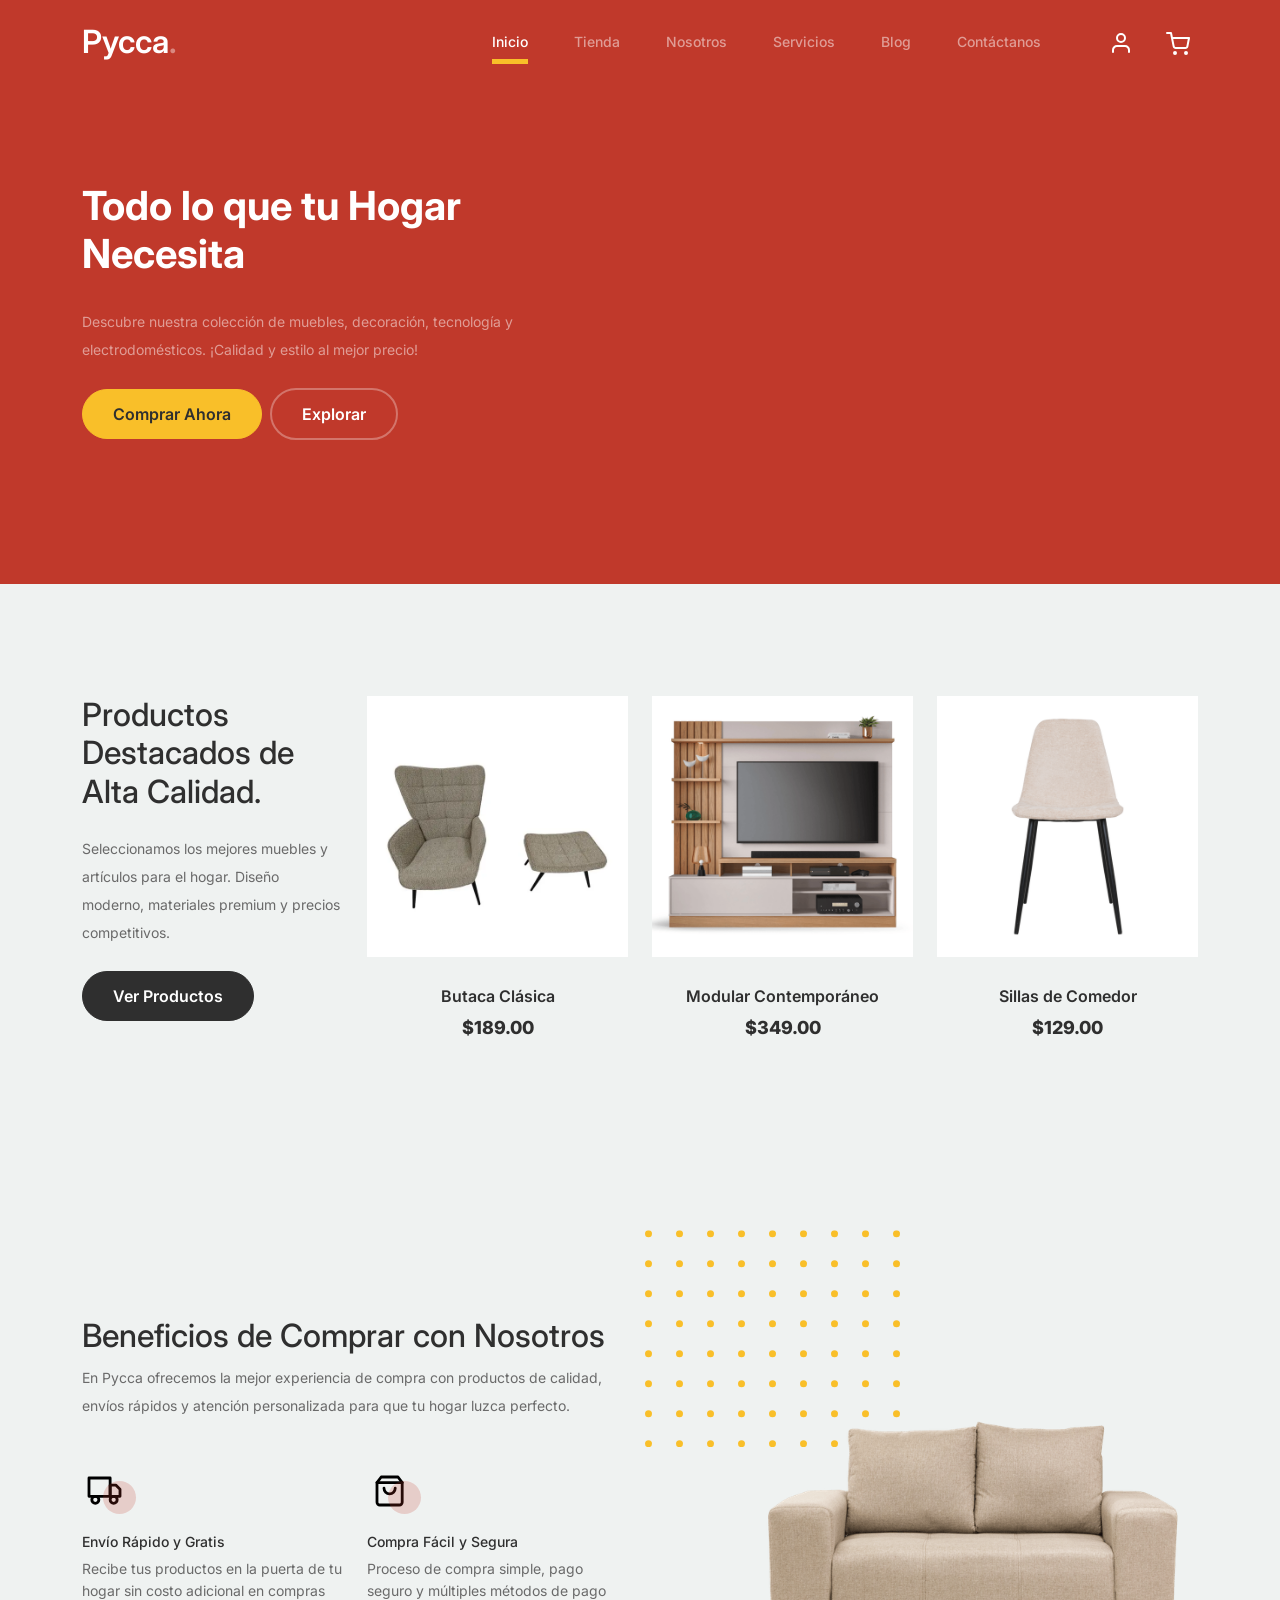
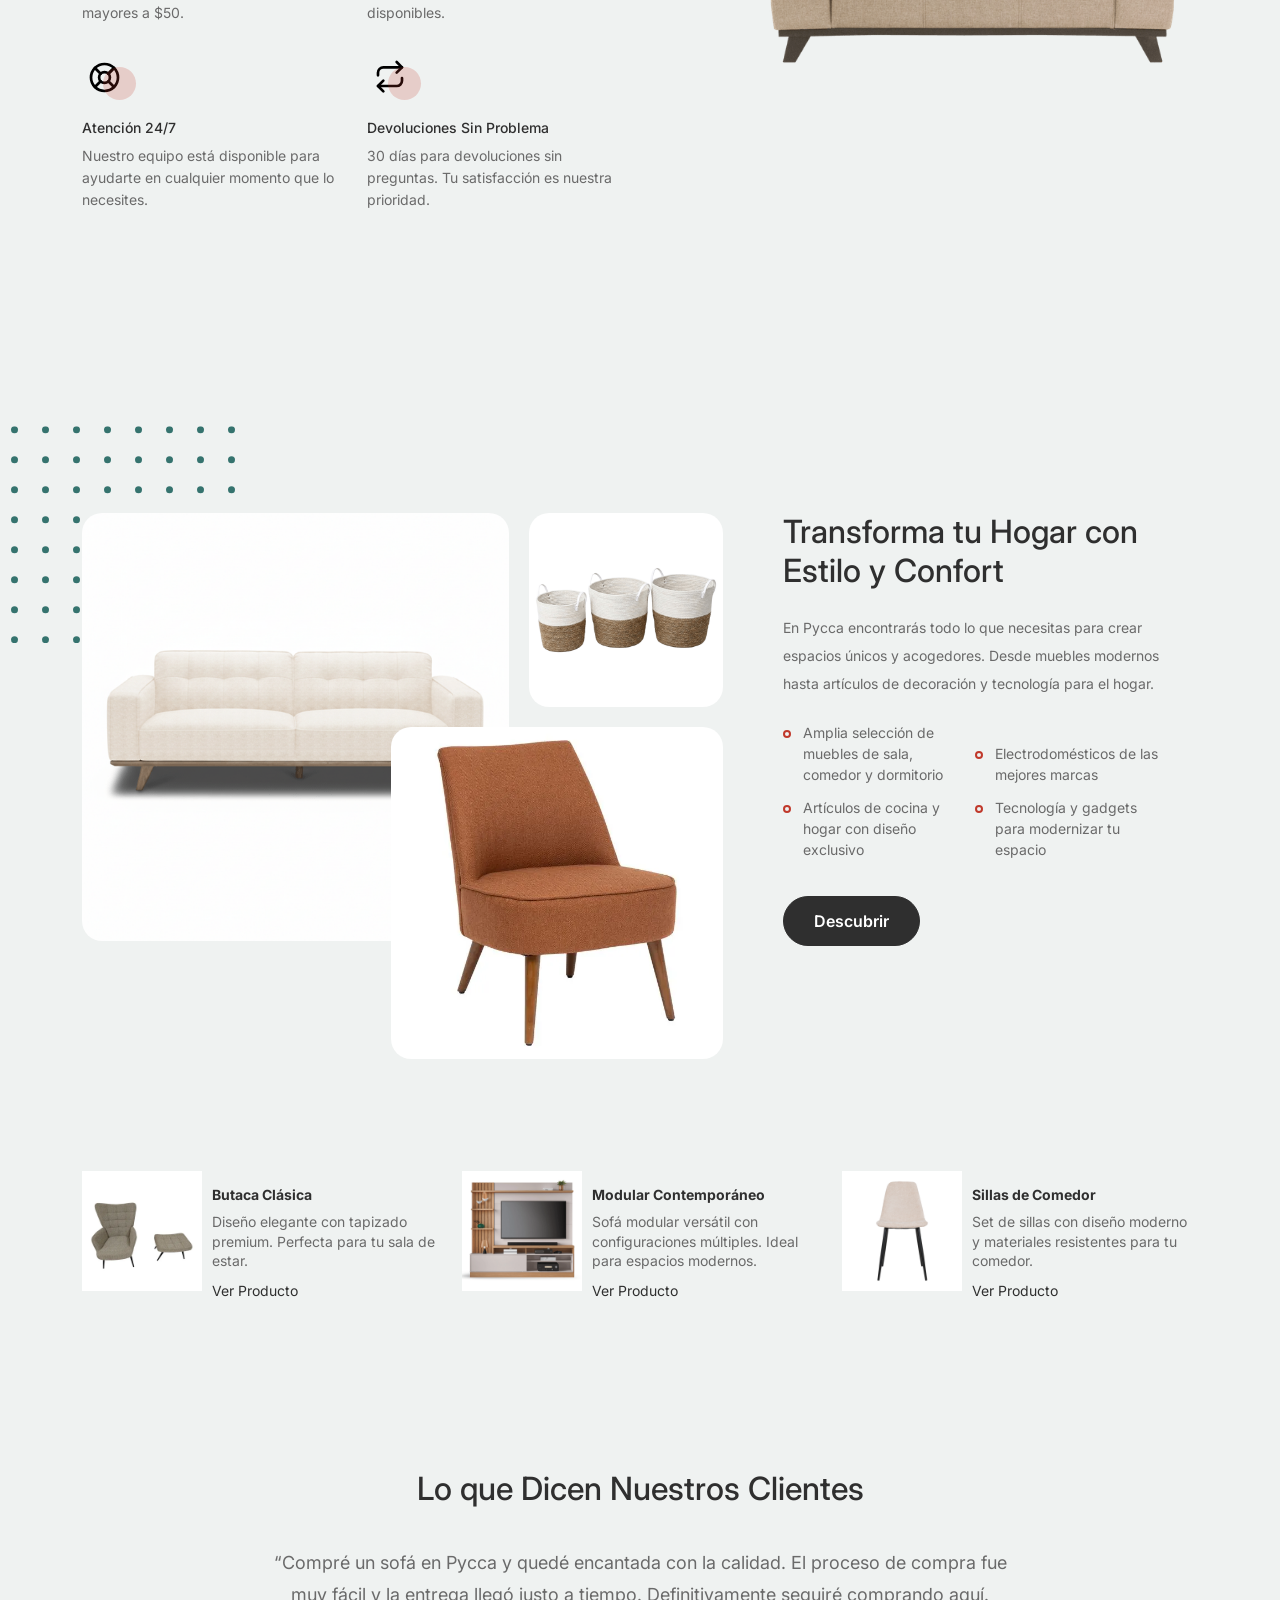
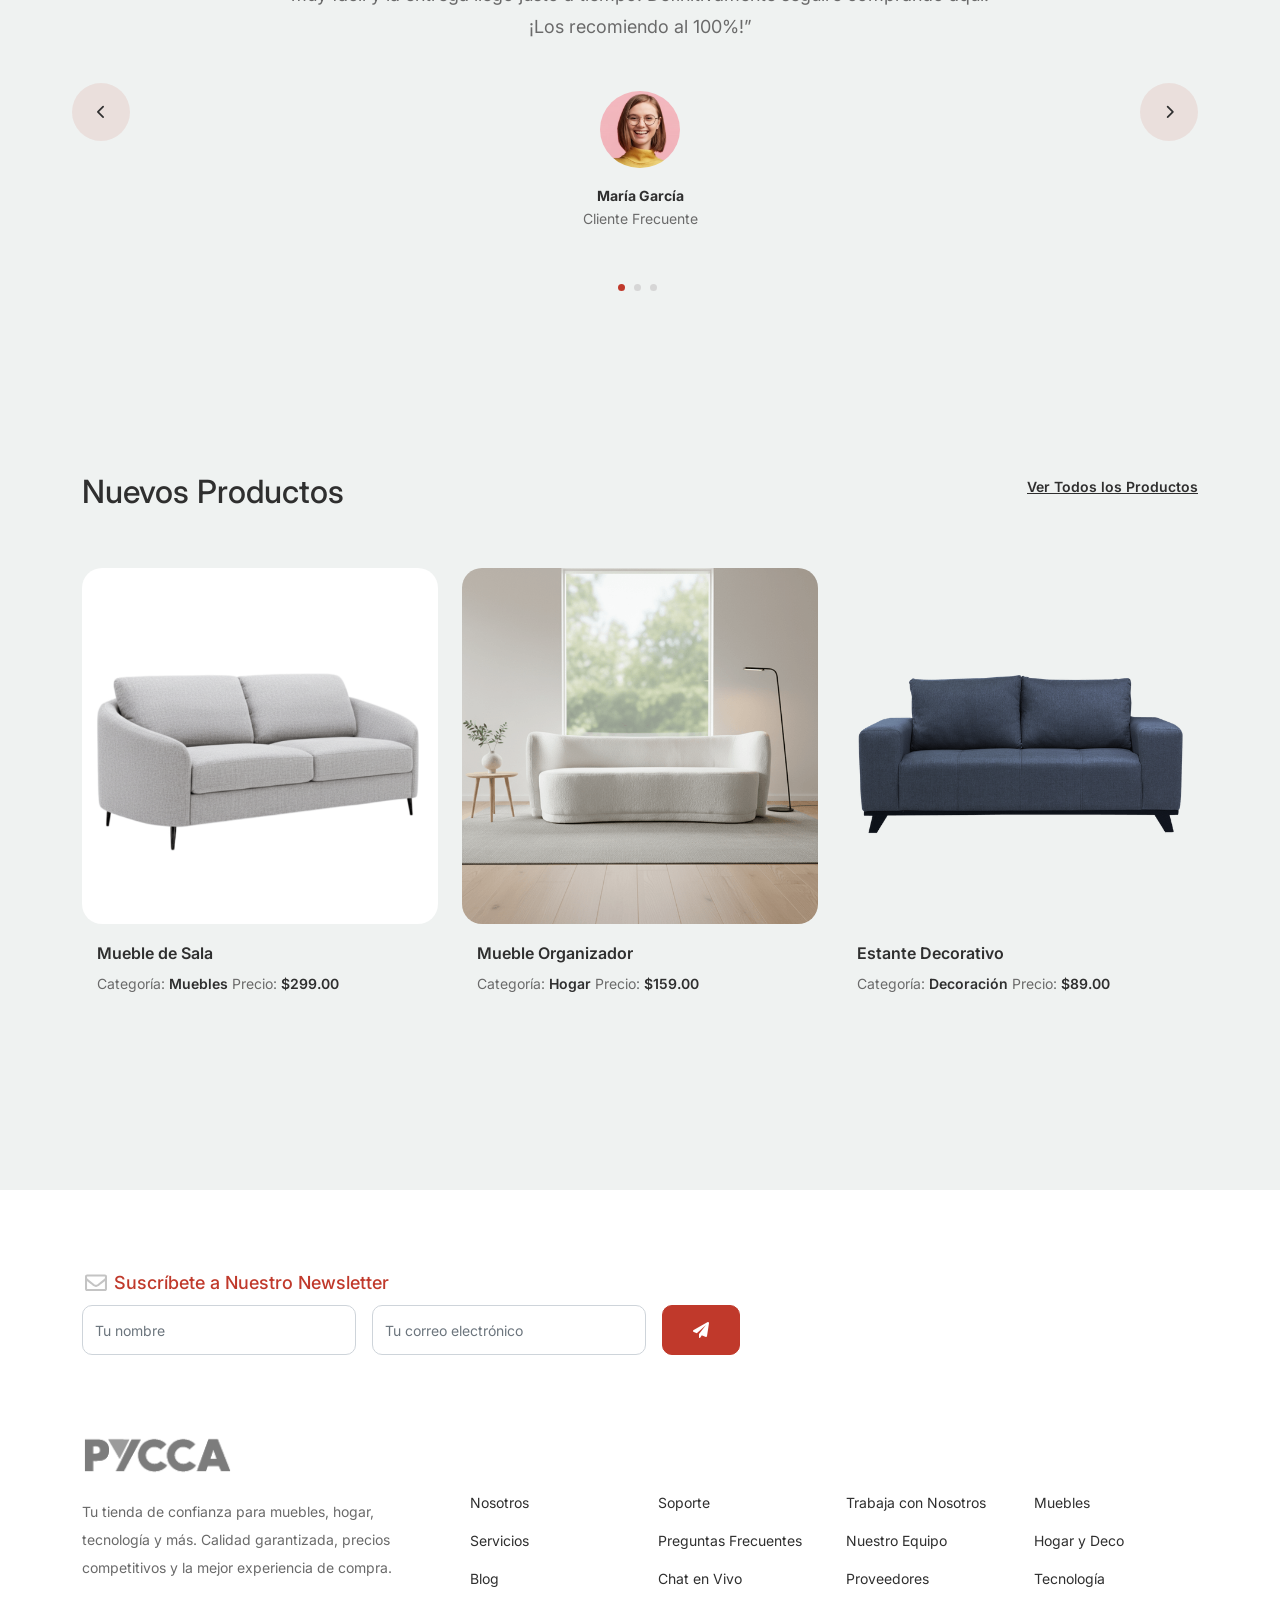
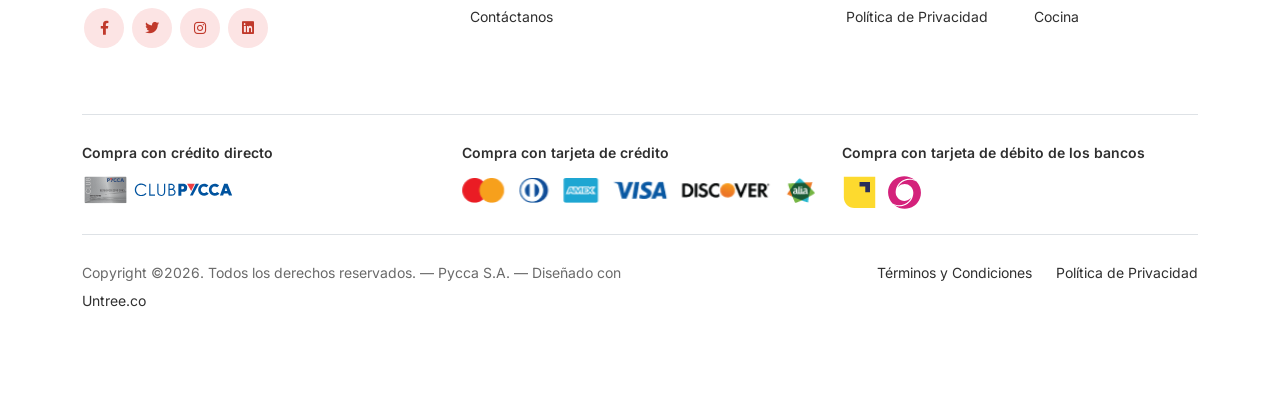
<file: index.html>
<!-- /*
* Bootstrap 5
* Template Name: Furni
* Template Author: Untree.co
* Template URI: https://untree.co/
* License: https://creativecommons.org/licenses/by/3.0/
*/ -->
<!doctype html>
<html lang="en">
<head>
  <meta charset="utf-8">
  <meta name="viewport" content="width=device-width, initial-scale=1, shrink-to-fit=no">
  <meta name="author" content="Untree.co">
  <link rel="shortcut icon" href="favicon.png">

  <meta name="description" content="" />
  <meta name="keywords" content="bootstrap, bootstrap4" />

		<!-- Bootstrap CSS -->
		<link href="css/bootstrap.min.css" rel="stylesheet">
		<link href="https://cdnjs.cloudflare.com/ajax/libs/font-awesome/6.0.0-beta3/css/all.min.css" rel="stylesheet">
		<link href="css/tiny-slider.css" rel="stylesheet">
		<link href="css/style.css" rel="stylesheet">
		<title>Pycca - Tu Tienda de Hogar, Muebles y Más</title>
	</head>

	<body>

		<!-- Start Header/Navigation -->
		<nav class="custom-navbar navbar navbar navbar-expand-md navbar-dark bg-dark" arial-label="Pycca navigation bar">

			<div class="container">
				<a class="navbar-brand" href="index.html">Pycca<span>.</span></a>

				<button class="navbar-toggler" type="button" data-bs-toggle="collapse" data-bs-target="#navbarsFurni" aria-controls="navbarsFurni" aria-expanded="false" aria-label="Toggle navigation">
					<span class="navbar-toggler-icon"></span>
				</button>

				<div class="collapse navbar-collapse" id="navbarsFurni">
					<ul class="custom-navbar-nav navbar-nav ms-auto mb-2 mb-md-0">
						<li class="nav-item active">
							<a class="nav-link" href="index.html">Inicio</a>
						</li>
						<li><a class="nav-link" href="shop.html">Tienda</a></li>
						<li><a class="nav-link" href="about.html">Nosotros</a></li>
						<li><a class="nav-link" href="services.html">Servicios</a></li>
						<li><a class="nav-link" href="blog.html">Blog</a></li>
						<li><a class="nav-link" href="contact.html">Contáctanos</a></li>
					</ul>

					<ul class="custom-navbar-cta navbar-nav mb-2 mb-md-0 ms-5">
						<li><a class="nav-link" href="#"><img src="images/user.svg"></a></li>
						<li><a class="nav-link" href="cart.html"><img src="images/cart.svg"></a></li>
					</ul>
				</div>
			</div>
				
		</nav>
		<!-- End Header/Navigation -->

		<!-- Start Hero Section -->
			<div class="hero">
				<div class="container">
					<div class="row justify-content-between">
						<div class="col-lg-5">
							<div class="intro-excerpt">
								<h1>Todo lo que tu Hogar <span class="d-block">Necesita</span></h1>
								<p class="mb-4">Descubre nuestra colección de muebles, decoración, tecnología y electrodomésticos. ¡Calidad y estilo al mejor precio!</p>
								<p><a href="shop.html" class="btn btn-secondary me-2">Comprar Ahora</a><a href="#" class="btn btn-white-outline">Explorar</a></p>
							</div>
						</div>
						<div class="col-lg-7">

						</div>
					</div>
				</div>
			</div>
		<!-- End Hero Section -->

		<!-- Start Product Section -->
		<div class="product-section">
			<div class="container">
				<div class="row">

					<!-- Start Column 1 -->
					<div class="col-md-12 col-lg-3 mb-5 mb-lg-0">
						<h2 class="mb-4 section-title">Productos Destacados de Alta Calidad.</h2>
						<p class="mb-4">Seleccionamos los mejores muebles y artículos para el hogar. Diseño moderno, materiales premium y precios competitivos. </p>
						<p><a href="shop.html" class="btn">Ver Productos</a></p>
					</div> 
					<!-- End Column 1 -->

					<!-- Start Column 2 -->
					<div class="col-12 col-md-4 col-lg-3 mb-5 mb-md-0">
						<a class="product-item" href="cart.html">
							<img src="images/imagenes_pycca/butaca.webp" class="img-fluid product-thumbnail">
							<h3 class="product-title">Butaca Clásica</h3>
							<strong class="product-price">$189.00</strong>

							<span class="icon-cross">
								<img src="images/cross.svg" class="img-fluid">
							</span>
						</a>
					</div>
					<!-- End Column 2 -->

					<!-- Start Column 3 -->
					<div class="col-12 col-md-4 col-lg-3 mb-5 mb-md-0">
						<a class="product-item" href="cart.html">
							<img src="images/imagenes_pycca/modular2.png" class="img-fluid product-thumbnail">
							<h3 class="product-title">Modular Contemporáneo</h3>
							<strong class="product-price">$349.00</strong>

							<span class="icon-cross">
								<img src="images/cross.svg" class="img-fluid">
							</span>
						</a>
					</div>
					<!-- End Column 3 -->

					<!-- Start Column 4 -->
					<div class="col-12 col-md-4 col-lg-3 mb-5 mb-md-0">
						<a class="product-item" href="cart.html">
							<img src="images/imagenes_pycca/sillas.png" class="img-fluid product-thumbnail">
							<h3 class="product-title">Sillas de Comedor</h3>
							<strong class="product-price">$129.00</strong>

							<span class="icon-cross">
								<img src="images/cross.svg" class="img-fluid">
							</span>
						</a>
					</div>
					<!-- End Column 4 -->

				</div>
			</div>
		</div>
		<!-- End Product Section -->

		<!-- Start Why Choose Us Section -->
		<div class="why-choose-section">
			<div class="container">
				<div class="row justify-content-between">
					<div class="col-lg-6">
						<h2 class="section-title">Beneficios de Comprar con Nosotros</h2>
						<p>En Pycca ofrecemos la mejor experiencia de compra con productos de calidad, envíos rápidos y atención personalizada para que tu hogar luzca perfecto.</p>

						<div class="row my-5">
							<div class="col-6 col-md-6">
								<div class="feature">
									<div class="icon">
										<img src="images/truck.svg" alt="Image" class="imf-fluid">
									</div>
									<h3>Envío Rápido y Gratis</h3>
									<p>Recibe tus productos en la puerta de tu hogar sin costo adicional en compras mayores a $50.</p>
								</div>
							</div>

							<div class="col-6 col-md-6">
								<div class="feature">
									<div class="icon">
										<img src="images/bag.svg" alt="Image" class="imf-fluid">
									</div>
									<h3>Compra Fácil y Segura</h3>
									<p>Proceso de compra simple, pago seguro y múltiples métodos de pago disponibles.</p>
								</div>
							</div>

							<div class="col-6 col-md-6">
								<div class="feature">
									<div class="icon">
										<img src="images/support.svg" alt="Image" class="imf-fluid">
									</div>
									<h3>Atención 24/7</h3>
									<p>Nuestro equipo está disponible para ayudarte en cualquier momento que lo necesites.</p>
								</div>
							</div>

							<div class="col-6 col-md-6">
								<div class="feature">
									<div class="icon">
										<img src="images/return.svg" alt="Image" class="imf-fluid">
									</div>
									<h3>Devoluciones Sin Problema</h3>
									<p>30 días para devoluciones sin preguntas. Tu satisfacción es nuestra prioridad.</p>
								</div>
							</div>

						</div>
					</div>

					<div class="col-lg-5">
						<div class="img-wrap">
							<img src="images/imagenes_pycca/mueble.png" alt="Image" class="img-fluid">
						</div>
					</div>

				</div>
			</div>
		</div>
		<!-- End Why Choose Us Section -->

		<!-- Start We Help Section -->
		<div class="we-help-section">
			<div class="container">
				<div class="row justify-content-between">
					<div class="col-lg-7 mb-5 mb-lg-0">
						<div class="imgs-grid">
							<div class="grid grid-1"><img src="images/imagenes_pycca/mueble2.png" alt="Pycca Hogar"></div>
							<div class="grid grid-2"><img src="images/imagenes_pycca/cestos.png" alt="Pycca Decoración"></div>
							<div class="grid grid-3"><img src="images/imagenes_pycca/butaca3.webp" alt="Pycca Muebles"></div>
						</div>
					</div>
					<div class="col-lg-5 ps-lg-5">
						<h2 class="section-title mb-4">Transforma tu Hogar con Estilo y Confort</h2>
						<p>En Pycca encontrarás todo lo que necesitas para crear espacios únicos y acogedores. Desde muebles modernos hasta artículos de decoración y tecnología para el hogar.</p>

						<ul class="list-unstyled custom-list my-4">
							<li>Amplia selección de muebles de sala, comedor y dormitorio</li>
							<li>Electrodomésticos de las mejores marcas</li>
							<li>Artículos de cocina y hogar con diseño exclusivo</li>
							<li>Tecnología y gadgets para modernizar tu espacio</li>
						</ul>
						<p><a href="shop.html" class="btn">Descubrir</a></p>
					</div>
				</div>
			</div>
		</div>
		<!-- End We Help Section -->

		<!-- Start Popular Product -->
		<div class="popular-product">
			<div class="container">
				<div class="row">

					<div class="col-12 col-md-6 col-lg-4 mb-4 mb-lg-0">
						<div class="product-item-sm d-flex">
							<div class="thumbnail">
								<img src="images/imagenes_pycca/butaca.webp" alt="Image" class="img-fluid">
							</div>
							<div class="pt-3">
								<h3>Butaca Clásica</h3>
								<p>Diseño elegante con tapizado premium. Perfecta para tu sala de estar.</p>
								<p><a href="shop.html">Ver Producto</a></p>
							</div>
						</div>
					</div>

					<div class="col-12 col-md-6 col-lg-4 mb-4 mb-lg-0">
						<div class="product-item-sm d-flex">
							<div class="thumbnail">
								<img src="images/imagenes_pycca/modular2.png" alt="Image" class="img-fluid">
							</div>
							<div class="pt-3">
								<h3>Modular Contemporáneo</h3>
								<p>Sofá modular versátil con configuraciones múltiples. Ideal para espacios modernos.</p>
								<p><a href="shop.html">Ver Producto</a></p>
							</div>
						</div>
					</div>

					<div class="col-12 col-md-6 col-lg-4 mb-4 mb-lg-0">
						<div class="product-item-sm d-flex">
							<div class="thumbnail">
								<img src="images/imagenes_pycca/sillas.png" alt="Image" class="img-fluid">
							</div>
							<div class="pt-3">
								<h3>Sillas de Comedor</h3>
								<p>Set de sillas con diseño moderno y materiales resistentes para tu comedor.</p>
								<p><a href="shop.html">Ver Producto</a></p>
							</div>
						</div>
					</div>

				</div>
			</div>
		</div>
		<!-- End Popular Product -->

		<!-- Start Testimonial Slider -->
		<div class="testimonial-section">
			<div class="container">
				<div class="row">
					<div class="col-lg-7 mx-auto text-center">
						<h2 class="section-title">Lo que Dicen Nuestros Clientes</h2>
					</div>
				</div>

				<div class="row justify-content-center">
					<div class="col-lg-12">
						<div class="testimonial-slider-wrap text-center">

							<div id="testimonial-nav">
								<span class="prev" data-controls="prev"><span class="fa fa-chevron-left"></span></span>
								<span class="next" data-controls="next"><span class="fa fa-chevron-right"></span></span>
							</div>

							<div class="testimonial-slider">
								
								<div class="item">
									<div class="row justify-content-center">
										<div class="col-lg-8 mx-auto">

											<div class="testimonial-block text-center">
												<blockquote class="mb-5">
													<p>&ldquo;Compré un sofá en Pycca y quedé encantada con la calidad. El proceso de compra fue muy fácil y la entrega llegó justo a tiempo. Definitivamente seguiré comprando aquí. ¡Los recomiendo al 100%!&rdquo;</p>
												</blockquote>

												<div class="author-info">
													<div class="author-pic">
														<img src="images/person-1.png" alt="María García" class="img-fluid">
													</div>
													<h3 class="font-weight-bold">María García</h3>
													<span class="position d-block mb-3">Cliente Frecuente</span>
												</div>
											</div>

										</div>
									</div>
								</div> 
								<!-- END item -->

								<div class="item">
									<div class="row justify-content-center">
										<div class="col-lg-8 mx-auto">

											<div class="testimonial-block text-center">
												<blockquote class="mb-5">
													<p>&ldquo;Remodelé toda mi sala con muebles de Pycca. Los precios son excelentes y la variedad es increíble. El servicio al cliente me ayudó a elegir los mejores productos para mi espacio. ¡Súper recomendado!&rdquo;</p>
												</blockquote>

												<div class="author-info">
													<div class="author-pic">
														<img src="images/person-1.png" alt="Carlos Mendoza" class="img-fluid">
													</div>
													<h3 class="font-weight-bold">Carlos Mendoza</h3>
													<span class="position d-block mb-3">Diseñador de Interiores</span>
												</div>
											</div>

										</div>
									</div>
								</div> 
								<!-- END item -->

								<div class="item">
									<div class="row justify-content-center">
										<div class="col-lg-8 mx-auto">

											<div class="testimonial-block text-center">
												<blockquote class="mb-5">
													<p>&ldquo;La silla ergonómica que compré cambió completamente mi experiencia de trabajo en casa. Excelente calidad y a un precio justo. El envío fue rápido y el empaque perfecto. ¡Gracias Pycca!&rdquo;</p>
												</blockquote>

												<div class="author-info">
													<div class="author-pic">
														<img src="images/person-1.png" alt="Ana Torres" class="img-fluid">
													</div>
													<h3 class="font-weight-bold">Ana Torres</h3>
													<span class="position d-block mb-3">Profesional Independiente</span>
												</div>
											</div>

										</div>
									</div>
								</div> 
								<!-- END item -->

							</div>

						</div>
					</div>
				</div>
			</div>
		</div>
		<!-- End Testimonial Slider -->

		<!-- Start Blog Section -->
		<div class="blog-section">
			<div class="container">
				<div class="row mb-5">
					<div class="col-md-6">
						<h2 class="section-title">Nuevos Productos</h2>
					</div>
					<div class="col-md-6 text-start text-md-end">
						<a href="shop.html" class="more">Ver Todos los Productos</a>
					</div>
				</div>

				<div class="row">

					<div class="col-12 col-sm-6 col-md-4 mb-4 mb-md-0">
						<div class="post-entry">
							<a href="shop.html" class="post-thumbnail"><img src="images/imagenes_pycca/mueble3.png" alt="Image" class="img-fluid"></a>
							<div class="post-content-entry">
								<h3><a href="shop.html">Mueble de Sala</a></h3>
								<div class="meta">
									<span>Categoría: <a href="#">Muebles</a></span> <span>Precio: <a href="#">$299.00</a></span>
								</div>
							</div>
						</div>
					</div>

					<div class="col-12 col-sm-6 col-md-4 mb-4 mb-md-0">
						<div class="post-entry">
							<a href="shop.html" class="post-thumbnail"><img src="images/imagenes_pycca/mueble4.png" alt="Image" class="img-fluid"></a>
							<div class="post-content-entry">
								<h3><a href="shop.html">Mueble Organizador</a></h3>
								<div class="meta">
									<span>Categoría: <a href="#">Hogar</a></span> <span>Precio: <a href="#">$159.00</a></span>
								</div>
							</div>
						</div>
					</div>

					<div class="col-12 col-sm-6 col-md-4 mb-4 mb-md-0">
						<div class="post-entry">
							<a href="shop.html" class="post-thumbnail"><img src="images/imagenes_pycca/mueble5.png" alt="Image" class="img-fluid"></a>
							<div class="post-content-entry">
								<h3><a href="shop.html">Estante Decorativo</a></h3>
								<div class="meta">
									<span>Categoría: <a href="#">Decoración</a></span> <span>Precio: <a href="#">$89.00</a></span>
								</div>
							</div>
						</div>
					</div>

				</div>
			</div>
		</div>
		<!-- End Blog Section -->	

		<!-- Start Footer Section -->
		<footer class="footer-section">
			<div class="container relative">


				<div class="row">
					<div class="col-lg-8">
						<div class="subscription-form">
							<h3 class="d-flex align-items-center"><span class="me-1"><img src="images/envelope-outline.svg" alt="Image" class="img-fluid"></span><span>Suscríbete a Nuestro Newsletter</span></h3>

							<form action="#" class="row g-3">
								<div class="col-auto">
									<input type="text" class="form-control" placeholder="Tu nombre">
								</div>
								<div class="col-auto">
									<input type="email" class="form-control" placeholder="Tu correo electrónico">
								</div>
								<div class="col-auto">
									<button class="btn btn-primary">
										<span class="fa fa-paper-plane"></span>
									</button>
								</div>
							</form>

						</div>
					</div>
				</div>

				<div class="row g-5 mb-5">
					<div class="col-lg-4">
						<div class="mb-4 footer-logo-wrap"><a href="index.html"><img src="images/logos/logo_pycca2.png" alt="Pycca" class="img-fluid footer-logo-img"></a></div>
						<p class="mb-4">Tu tienda de confianza para muebles, hogar, tecnología y más. Calidad garantizada, precios competitivos y la mejor experiencia de compra.</p>

						<ul class="list-unstyled custom-social">
							<li><a href="#"><span class="fa fa-brands fa-facebook-f"></span></a></li>
							<li><a href="#"><span class="fa fa-brands fa-twitter"></span></a></li>
							<li><a href="#"><span class="fa fa-brands fa-instagram"></span></a></li>
							<li><a href="#"><span class="fa fa-brands fa-linkedin"></span></a></li>
						</ul>
					</div>

					<div class="col-lg-8">
						<div class="row links-wrap">
							<div class="col-6 col-sm-6 col-md-3">
								<ul class="list-unstyled">
									<li><a href="about.html">Nosotros</a></li>
									<li><a href="services.html">Servicios</a></li>
									<li><a href="blog.html">Blog</a></li>
									<li><a href="contact.html">Contáctanos</a></li>
								</ul>
							</div>

							<div class="col-6 col-sm-6 col-md-3">
								<ul class="list-unstyled">
									<li><a href="#">Soporte</a></li>
									<li><a href="#">Preguntas Frecuentes</a></li>
									<li><a href="#">Chat en Vivo</a></li>
								</ul>
							</div>

							<div class="col-6 col-sm-6 col-md-3">
								<ul class="list-unstyled">
									<li><a href="#">Trabaja con Nosotros</a></li>
									<li><a href="#">Nuestro Equipo</a></li>
									<li><a href="#">Proveedores</a></li>
									<li><a href="#">Política de Privacidad</a></li>
								</ul>
							</div>

							<div class="col-6 col-sm-6 col-md-3">
								<ul class="list-unstyled">
									<li><a href="#">Muebles</a></li>
									<li><a href="#">Hogar y Deco</a></li>
									<li><a href="#">Tecnología</a></li>
									<li><a href="#">Cocina</a></li>
								</ul>
							</div>
						</div>
					</div>

				</div>

				<div class="border-top py-4">
					<div class="row">
						<div class="col-lg-4 mb-3 mb-lg-0">
							<p class="footer-payment-title">Compra con crédito directo</p>
							<div class="footer-payments">
								<img src="images/logos/tarjetapycca.svg" alt="Tarjeta Pycca">
							</div>
						</div>
						<div class="col-lg-4 mb-3 mb-lg-0">
							<p class="footer-payment-title">Compra con tarjeta de crédito</p>
							<div class="footer-payments">
								<img src="images/logos/pagos.png" alt="Métodos de pago">
							</div>
						</div>
						<div class="col-lg-4 mb-3 mb-lg-0">
							<p class="footer-payment-title">Compra con tarjeta de débito de los bancos</p>
							<div class="footer-payments">
								<img src="images/logos/logopichincha.svg" alt="Banco Pichincha">
								<img src="images/logos/logoguayaquil.svg" alt="Banco de Guayaquil">
							</div>
						</div>
					</div>
				</div>

				<div class="border-top copyright">
					<div class="row pt-4">
						<div class="col-lg-6">
							<p class="mb-2 text-center text-lg-start">Copyright &copy;<script>document.write(new Date().getFullYear());</script>. Todos los derechos reservados. &mdash; Pycca S.A. &mdash; Diseñado con <a href="https://untree.co">Untree.co</a>
            </p>
						</div>

						<div class="col-lg-6 text-center text-lg-end">
							<ul class="list-unstyled d-inline-flex ms-auto">
								<li class="me-4"><a href="#">Términos y Condiciones</a></li>
								<li><a href="#">Política de Privacidad</a></li>
							</ul>
						</div>

					</div>
				</div>

			</div>
		</footer>
		<!-- End Footer Section -->	


		<script src="js/bootstrap.bundle.min.js"></script>
		<script src="js/tiny-slider.js"></script>
		<script src="js/custom.js"></script>
	</body>

</html>
</file>
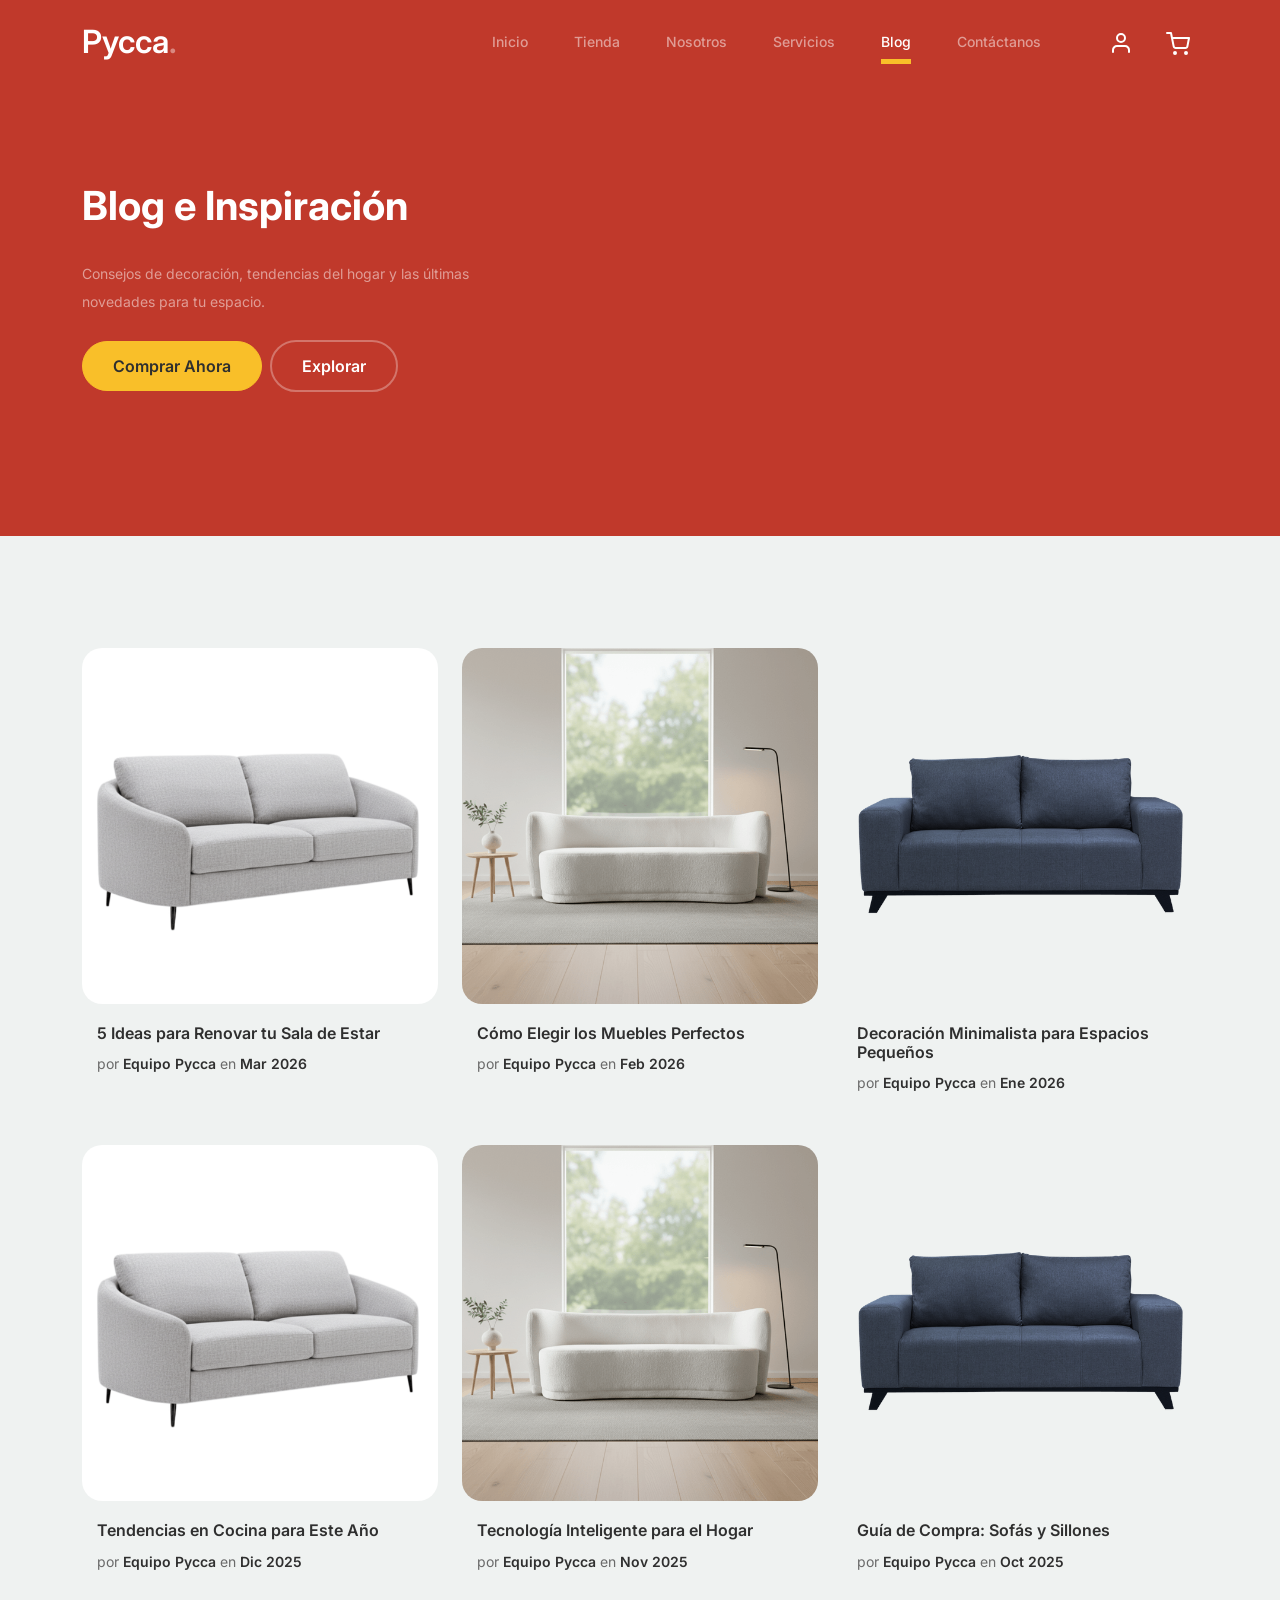
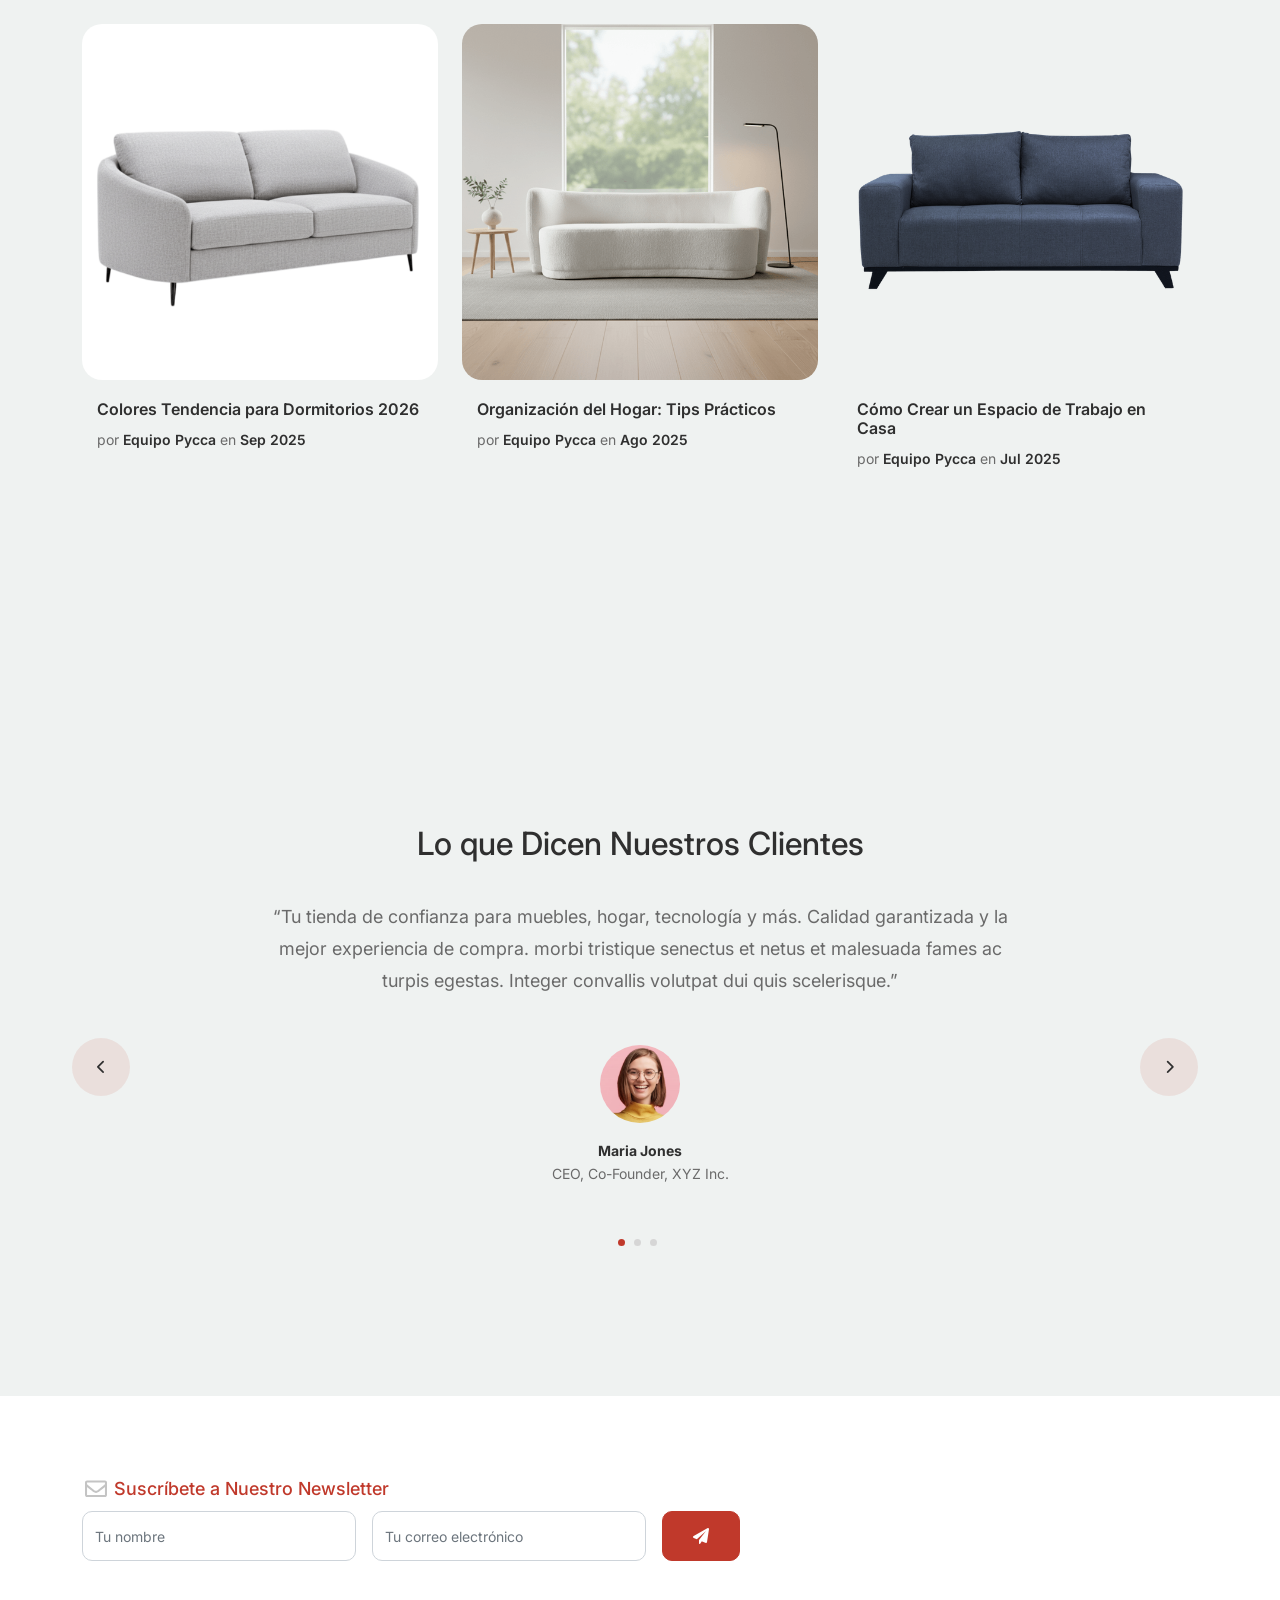
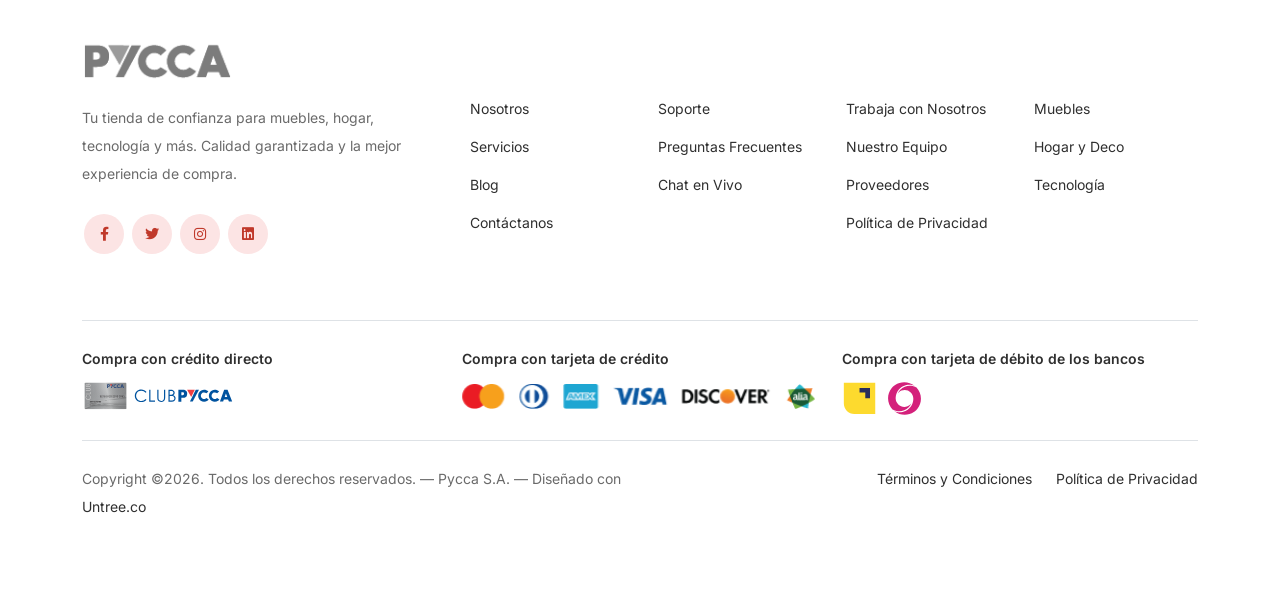
<file: blog.html>
<!-- /*
* Bootstrap 5
* Template Name: Furni
* Template Author: Untree.co
* Template URI: https://untree.co/
* License: https://creativecommons.org/licenses/by/3.0/
*/ -->
<!doctype html>
<html lang="en">
<head>
  <meta charset="utf-8">
  <meta name="viewport" content="width=device-width, initial-scale=1, shrink-to-fit=no">
  <meta name="author" content="Untree.co">
  <link rel="shortcut icon" href="favicon.png">

  <meta name="description" content="" />
  <meta name="keywords" content="bootstrap, bootstrap4" />

		<!-- Bootstrap CSS -->
		<link href="css/bootstrap.min.css" rel="stylesheet">
		<link href="https://cdnjs.cloudflare.com/ajax/libs/font-awesome/6.0.0-beta3/css/all.min.css" rel="stylesheet">
		<link href="css/tiny-slider.css" rel="stylesheet">
		<link href="css/style.css" rel="stylesheet">
		<title>Pycca - Tu Tienda de Hogar, Muebles y Más </title>
	</head>

	<body>

		<!-- Start Header/Navigation -->
		<nav class="custom-navbar navbar navbar navbar-expand-md navbar-dark bg-dark" arial-label="Furni navigation bar">

			<div class="container">
				<a class="navbar-brand" href="index.html">Pycca<span>.</span></a>

				<button class="navbar-toggler" type="button" data-bs-toggle="collapse" data-bs-target="#navbarsFurni" aria-controls="navbarsFurni" aria-expanded="false" aria-label="Toggle navigation">
					<span class="navbar-toggler-icon"></span>
				</button>

				<div class="collapse navbar-collapse" id="navbarsFurni">
					<ul class="custom-navbar-nav navbar-nav ms-auto mb-2 mb-md-0">
						<li class="nav-item">
							<a class="nav-link" href="index.html">Inicio</a>
						</li>
						<li><a class="nav-link" href="shop.html">Tienda</a></li>
						<li><a class="nav-link" href="about.html">Nosotros</a></li>
						<li><a class="nav-link" href="services.html">Servicios</a></li>
						<li class="active"><a class="nav-link" href="blog.html">Blog</a></li>
						<li><a class="nav-link" href="contact.html">Contáctanos</a></li>
					</ul>

					<ul class="custom-navbar-cta navbar-nav mb-2 mb-md-0 ms-5">
						<li><a class="nav-link" href="#"><img src="images/user.svg"></a></li>
						<li><a class="nav-link" href="cart.html"><img src="images/cart.svg"></a></li>
					</ul>
				</div>
			</div>
				
		</nav>
		<!-- End Header/Navigation -->

		<!-- Start Hero Section -->
			<div class="hero">
				<div class="container">
					<div class="row justify-content-between">
						<div class="col-lg-5">
							<div class="intro-excerpt">
								<h1>Blog e Inspiración</h1>
								<p class="mb-4">Consejos de decoración, tendencias del hogar y las últimas novedades para tu espacio.</p>
								<p><a href="shop.html" class="btn btn-secondary me-2">Comprar Ahora</a><a href="#" class="btn btn-white-outline">Explorar</a></p>
							</div>
						</div>
						<div class="col-lg-7">

						</div>
					</div>
				</div>
			</div>
		<!-- End Hero Section -->

		

		<!-- Start Blog Section -->
		<div class="blog-section">
			<div class="container">
				
				<div class="row">

					<div class="col-12 col-sm-6 col-md-4 mb-5">
						<div class="post-entry">
							<a href="#" class="post-thumbnail"><img src="images/imagenes_pycca/mueble3.png" alt="Image" class="img-fluid"></a>
							<div class="post-content-entry">
								<h3><a href="#">5 Ideas para Renovar tu Sala de Estar</a></h3>
								<div class="meta">
									<span>por <a href="#">Equipo Pycca</a></span> <span>en <a href="#">Mar 2026</a></span>
								</div>
							</div>
						</div>
					</div>

					<div class="col-12 col-sm-6 col-md-4 mb-5">
						<div class="post-entry">
							<a href="#" class="post-thumbnail"><img src="images/imagenes_pycca/mueble4.png" alt="Image" class="img-fluid"></a>
							<div class="post-content-entry">
								<h3><a href="#">Cómo Elegir los Muebles Perfectos</a></h3>
								<div class="meta">
									<span>por <a href="#">Equipo Pycca</a></span> <span>en <a href="#">Feb 2026</a></span>
								</div>
							</div>
						</div>
					</div>

					<div class="col-12 col-sm-6 col-md-4 mb-5">
						<div class="post-entry">
							<a href="#" class="post-thumbnail"><img src="images/imagenes_pycca/mueble5.png" alt="Image" class="img-fluid"></a>
							<div class="post-content-entry">
								<h3><a href="#">Decoración Minimalista para Espacios Pequeños</a></h3>
								<div class="meta">
									<span>por <a href="#">Equipo Pycca</a></span> <span>en <a href="#">Ene 2026</a></span>
								</div>
							</div>
						</div>
					</div>

					<div class="col-12 col-sm-6 col-md-4 mb-5">
						<div class="post-entry">
							<a href="#" class="post-thumbnail"><img src="images/imagenes_pycca/mueble3.png" alt="Image" class="img-fluid"></a>
							<div class="post-content-entry">
								<h3><a href="#">Tendencias en Cocina para Este Año</a></h3>
								<div class="meta">
									<span>por <a href="#">Equipo Pycca</a></span> <span>en <a href="#">Dic 2025</a></span>
								</div>
							</div>
						</div>
					</div>

					<div class="col-12 col-sm-6 col-md-4 mb-5">
						<div class="post-entry">
							<a href="#" class="post-thumbnail"><img src="images/imagenes_pycca/mueble4.png" alt="Image" class="img-fluid"></a>
							<div class="post-content-entry">
								<h3><a href="#">Tecnología Inteligente para el Hogar</a></h3>
								<div class="meta">
									<span>por <a href="#">Equipo Pycca</a></span> <span>en <a href="#">Nov 2025</a></span>
								</div>
							</div>
						</div>
					</div>

					<div class="col-12 col-sm-6 col-md-4 mb-5">
						<div class="post-entry">
							<a href="#" class="post-thumbnail"><img src="images/imagenes_pycca/mueble5.png" alt="Image" class="img-fluid"></a>
							<div class="post-content-entry">
								<h3><a href="#">Guía de Compra: Sofás y Sillones</a></h3>
								<div class="meta">
									<span>por <a href="#">Equipo Pycca</a></span> <span>en <a href="#">Oct 2025</a></span>
								</div>
							</div>
						</div>
					</div>

					<div class="col-12 col-sm-6 col-md-4 mb-5">
						<div class="post-entry">
							<a href="#" class="post-thumbnail"><img src="images/imagenes_pycca/mueble3.png" alt="Image" class="img-fluid"></a>
							<div class="post-content-entry">
								<h3><a href="#">Colores Tendencia para Dormitorios 2026</a></h3>
								<div class="meta">
									<span>por <a href="#">Equipo Pycca</a></span> <span>en <a href="#">Sep 2025</a></span>
								</div>
							</div>
						</div>
					</div>

					<div class="col-12 col-sm-6 col-md-4 mb-5">
						<div class="post-entry">
							<a href="#" class="post-thumbnail"><img src="images/imagenes_pycca/mueble4.png" alt="Image" class="img-fluid"></a>
							<div class="post-content-entry">
								<h3><a href="#">Organización del Hogar: Tips Prácticos</a></h3>
								<div class="meta">
									<span>por <a href="#">Equipo Pycca</a></span> <span>en <a href="#">Ago 2025</a></span>
								</div>
							</div>
						</div>
					</div>

					<div class="col-12 col-sm-6 col-md-4 mb-5">
						<div class="post-entry">
							<a href="#" class="post-thumbnail"><img src="images/imagenes_pycca/mueble5.png" alt="Image" class="img-fluid"></a>
							<div class="post-content-entry">
								<h3><a href="#">Cómo Crear un Espacio de Trabajo en Casa</a></h3>
								<div class="meta">
									<span>por <a href="#">Equipo Pycca</a></span> <span>en <a href="#">Jul 2025</a></span>
								</div>
							</div>
						</div>
					</div>

				</div>
			</div>
		</div>
		<!-- End Blog Section -->	

		

		<!-- Start Testimonial Slider -->
		<div class="testimonial-section before-footer-section">
			<div class="container">
				<div class="row">
					<div class="col-lg-7 mx-auto text-center">
						<h2 class="section-title">Lo que Dicen Nuestros Clientes</h2>
					</div>
				</div>

				<div class="row justify-content-center">
					<div class="col-lg-12">
						<div class="testimonial-slider-wrap text-center">

							<div id="testimonial-nav">
								<span class="prev" data-controls="prev"><span class="fa fa-chevron-left"></span></span>
								<span class="next" data-controls="next"><span class="fa fa-chevron-right"></span></span>
							</div>

							<div class="testimonial-slider">
								
								<div class="item">
									<div class="row justify-content-center">
										<div class="col-lg-8 mx-auto">

											<div class="testimonial-block text-center">
												<blockquote class="mb-5">
													<p>&ldquo;Tu tienda de confianza para muebles, hogar, tecnología y más. Calidad garantizada y la mejor experiencia de compra. morbi tristique senectus et netus et malesuada fames ac turpis egestas. Integer convallis volutpat dui quis scelerisque.&rdquo;</p>
												</blockquote>

												<div class="author-info">
													<div class="author-pic">
														<img src="images/person-1.png" alt="Maria Jones" class="img-fluid">
													</div>
													<h3 class="font-weight-bold">Maria Jones</h3>
													<span class="position d-block mb-3">CEO, Co-Founder, XYZ Inc.</span>
												</div>
											</div>

										</div>
									</div>
								</div> 
								<!-- END item -->

								<div class="item">
									<div class="row justify-content-center">
										<div class="col-lg-8 mx-auto">

											<div class="testimonial-block text-center">
												<blockquote class="mb-5">
													<p>&ldquo;Tu tienda de confianza para muebles, hogar, tecnología y más. Calidad garantizada y la mejor experiencia de compra. morbi tristique senectus et netus et malesuada fames ac turpis egestas. Integer convallis volutpat dui quis scelerisque.&rdquo;</p>
												</blockquote>

												<div class="author-info">
													<div class="author-pic">
														<img src="images/person-1.png" alt="Maria Jones" class="img-fluid">
													</div>
													<h3 class="font-weight-bold">Maria Jones</h3>
													<span class="position d-block mb-3">CEO, Co-Founder, XYZ Inc.</span>
												</div>
											</div>

										</div>
									</div>
								</div> 
								<!-- END item -->

								<div class="item">
									<div class="row justify-content-center">
										<div class="col-lg-8 mx-auto">

											<div class="testimonial-block text-center">
												<blockquote class="mb-5">
													<p>&ldquo;Tu tienda de confianza para muebles, hogar, tecnología y más. Calidad garantizada y la mejor experiencia de compra. morbi tristique senectus et netus et malesuada fames ac turpis egestas. Integer convallis volutpat dui quis scelerisque.&rdquo;</p>
												</blockquote>

												<div class="author-info">
													<div class="author-pic">
														<img src="images/person-1.png" alt="Maria Jones" class="img-fluid">
													</div>
													<h3 class="font-weight-bold">Maria Jones</h3>
													<span class="position d-block mb-3">CEO, Co-Founder, XYZ Inc.</span>
												</div>
											</div>

										</div>
									</div>
								</div> 
								<!-- END item -->

							</div>

						</div>
					</div>
				</div>
			</div>
		</div>
		<!-- End Testimonial Slider -->

		

		<!-- Start Footer Section -->
		<footer class="footer-section">
			<div class="container relative">


				<div class="row">
					<div class="col-lg-8">
						<div class="subscription-form">
							<h3 class="d-flex align-items-center"><span class="me-1"><img src="images/envelope-outline.svg" alt="Image" class="img-fluid"></span><span>Suscríbete a Nuestro Newsletter</span></h3>

							<form action="#" class="row g-3">
								<div class="col-auto">
									<input type="text" class="form-control" placeholder="Tu nombre">
								</div>
								<div class="col-auto">
									<input type="email" class="form-control" placeholder="Tu correo electrónico">
								</div>
								<div class="col-auto">
									<button class="btn btn-primary">
										<span class="fa fa-paper-plane"></span>
									</button>
								</div>
							</form>

						</div>
					</div>
				</div>

				<div class="row g-5 mb-5">
					<div class="col-lg-4">
						<div class="mb-4 footer-logo-wrap"><a href="index.html"><img src="images/logos/logo_pycca2.png" alt="Pycca" class="img-fluid footer-logo-img"></a></div>
						<p class="mb-4">Tu tienda de confianza para muebles, hogar, tecnología y más. Calidad garantizada y la mejor experiencia de compra.</p>

						<ul class="list-unstyled custom-social">
							<li><a href="#"><span class="fa fa-brands fa-facebook-f"></span></a></li>
							<li><a href="#"><span class="fa fa-brands fa-twitter"></span></a></li>
							<li><a href="#"><span class="fa fa-brands fa-instagram"></span></a></li>
							<li><a href="#"><span class="fa fa-brands fa-linkedin"></span></a></li>
						</ul>
					</div>

					<div class="col-lg-8">
						<div class="row links-wrap">
							<div class="col-6 col-sm-6 col-md-3">
								<ul class="list-unstyled">
									<li><a href="about.html">Nosotros</a></li>
									<li><a href="services.html">Servicios</a></li>
									<li><a href="#">Blog</a></li>
									<li><a href="contact.html">Contáctanos</a></li>
								</ul>
							</div>

							<div class="col-6 col-sm-6 col-md-3">
								<ul class="list-unstyled">
									<li><a href="#">Soporte</a></li>
									<li><a href="#">Preguntas Frecuentes</a></li>
									<li><a href="#">Chat en Vivo</a></li>
								</ul>
							</div>

							<div class="col-6 col-sm-6 col-md-3">
								<ul class="list-unstyled">
									<li><a href="#">Trabaja con Nosotros</a></li>
									<li><a href="#">Nuestro Equipo</a></li>
									<li><a href="#">Proveedores</a></li>
									<li><a href="#">Política de Privacidad</a></li>
								</ul>
							</div>

							<div class="col-6 col-sm-6 col-md-3">
								<ul class="list-unstyled">
									<li><a href="#">Muebles</a></li>
									<li><a href="#">Hogar y Deco</a></li>
									<li><a href="#">Tecnología</a></li>
								</ul>
							</div>
						</div>
					</div>

				</div>

				<div class="border-top py-4">
					<div class="row">
						<div class="col-lg-4 mb-3 mb-lg-0">
							<p class="footer-payment-title">Compra con crédito directo</p>
							<div class="footer-payments">
								<img src="images/logos/tarjetapycca.svg" alt="Tarjeta Pycca">
							</div>
						</div>
						<div class="col-lg-4 mb-3 mb-lg-0">
							<p class="footer-payment-title">Compra con tarjeta de crédito</p>
							<div class="footer-payments">
								<img src="images/logos/pagos.png" alt="Métodos de pago">
							</div>
						</div>
						<div class="col-lg-4 mb-3 mb-lg-0">
							<p class="footer-payment-title">Compra con tarjeta de débito de los bancos</p>
							<div class="footer-payments">
								<img src="images/logos/logopichincha.svg" alt="Banco Pichincha">
								<img src="images/logos/logoguayaquil.svg" alt="Banco de Guayaquil">
							</div>
						</div>
					</div>
				</div>

				<div class="border-top copyright">
					<div class="row pt-4">
						<div class="col-lg-6">
							<p class="mb-2 text-center text-lg-start">Copyright &copy;<script>document.write(new Date().getFullYear());</script>. Todos los derechos reservados. &mdash; Pycca S.A. &mdash; Diseñado con <a href="https://untree.co">Untree.co</a>  <!-- License information: https://untree.co/license/ -->
            </p>
						</div>

						<div class="col-lg-6 text-center text-lg-end">
							<ul class="list-unstyled d-inline-flex ms-auto">
								<li class="me-4"><a href="#">Términos y Condiciones</a></li>
								<li><a href="#">Política de Privacidad</a></li>
							</ul>
						</div>

					</div>
				</div>

			</div>
		</footer>
		<!-- End Footer Section -->	


		<script src="js/bootstrap.bundle.min.js"></script>
		<script src="js/tiny-slider.js"></script>
		<script src="js/custom.js"></script>
	</body>

</html>
</file>
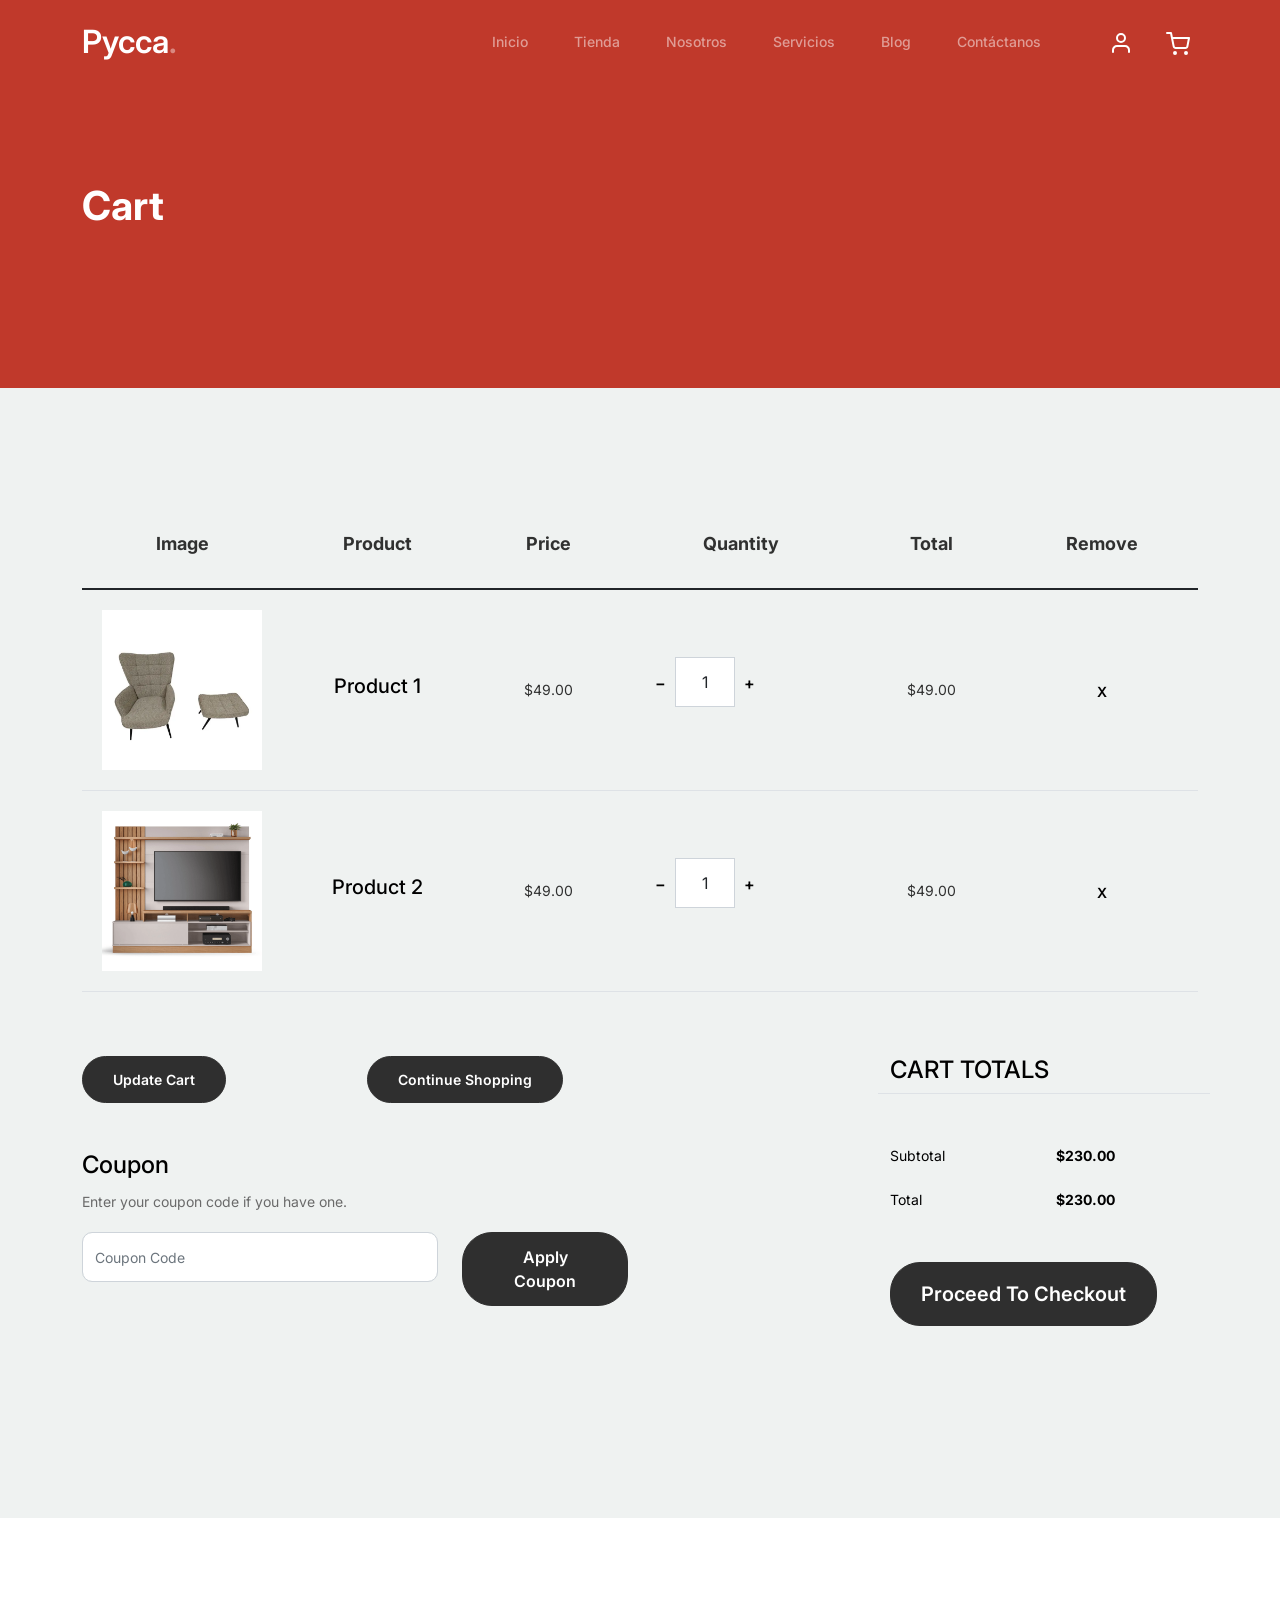
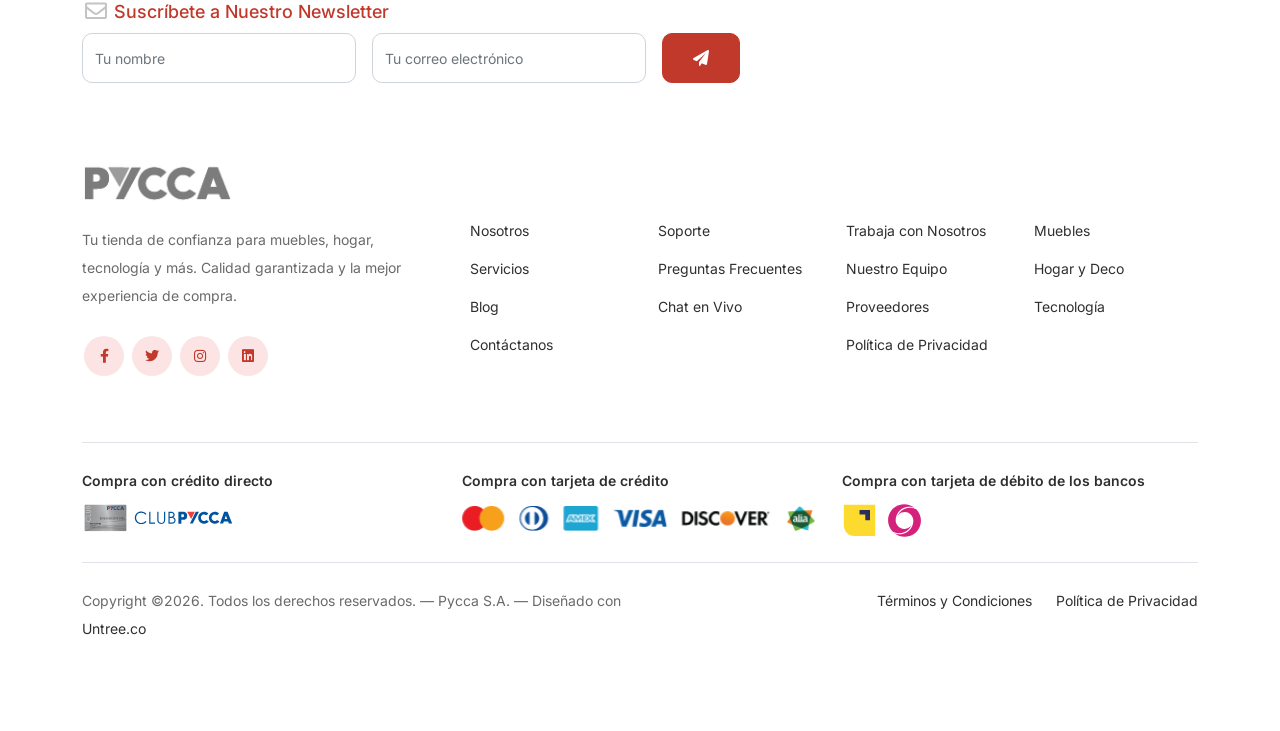
<file: cart.html>
<!-- /*
* Bootstrap 5
* Template Name: Furni
* Template Author: Untree.co
* Template URI: https://untree.co/
* License: https://creativecommons.org/licenses/by/3.0/
*/ -->
<!doctype html>
<html lang="en">
<head>
  <meta charset="utf-8">
  <meta name="viewport" content="width=device-width, initial-scale=1, shrink-to-fit=no">
  <meta name="author" content="Untree.co">
  <link rel="shortcut icon" href="favicon.png">

  <meta name="description" content="" />
  <meta name="keywords" content="bootstrap, bootstrap4" />

		<!-- Bootstrap CSS -->
		<link href="css/bootstrap.min.css" rel="stylesheet">
		<link href="https://cdnjs.cloudflare.com/ajax/libs/font-awesome/6.0.0-beta3/css/all.min.css" rel="stylesheet">
		<link href="css/tiny-slider.css" rel="stylesheet">
		<link href="css/style.css" rel="stylesheet">
		<title>Pycca - Tu Tienda de Hogar, Muebles y Más </title>
	</head>

	<body>

		<!-- Start Header/Navigation -->
		<nav class="custom-navbar navbar navbar navbar-expand-md navbar-dark bg-dark" arial-label="Furni navigation bar">

			<div class="container">
				<a class="navbar-brand" href="index.html">Pycca<span>.</span></a>

				<button class="navbar-toggler" type="button" data-bs-toggle="collapse" data-bs-target="#navbarsFurni" aria-controls="navbarsFurni" aria-expanded="false" aria-label="Toggle navigation">
					<span class="navbar-toggler-icon"></span>
				</button>

				<div class="collapse navbar-collapse" id="navbarsFurni">
					<ul class="custom-navbar-nav navbar-nav ms-auto mb-2 mb-md-0">
						<li class="nav-item ">
							<a class="nav-link" href="index.html">Inicio</a>
						</li>
						<li><a class="nav-link" href="shop.html">Tienda</a></li>
						<li><a class="nav-link" href="about.html">Nosotros</a></li>
						<li><a class="nav-link" href="services.html">Servicios</a></li>
						<li><a class="nav-link" href="blog.html">Blog</a></li>
						<li><a class="nav-link" href="contact.html">Contáctanos</a></li>
					</ul>

					<ul class="custom-navbar-cta navbar-nav mb-2 mb-md-0 ms-5">
						<li><a class="nav-link" href="#"><img src="images/user.svg"></a></li>
						<li><a class="nav-link" href="cart.html"><img src="images/cart.svg"></a></li>
					</ul>
				</div>
			</div>
				
		</nav>
		<!-- End Header/Navigation -->

		<!-- Start Hero Section -->
			<div class="hero">
				<div class="container">
					<div class="row justify-content-between">
						<div class="col-lg-5">
							<div class="intro-excerpt">
								<h1>Cart</h1>
							</div>
						</div>
						<div class="col-lg-7">
							
						</div>
					</div>
				</div>
			</div>
		<!-- End Hero Section -->

		

		<div class="untree_co-section before-footer-section">
            <div class="container">
              <div class="row mb-5">
                <form class="col-md-12" method="post">
                  <div class="site-blocks-table">
                    <table class="table">
                      <thead>
                        <tr>
                          <th class="product-thumbnail">Image</th>
                          <th class="product-name">Product</th>
                          <th class="product-price">Price</th>
                          <th class="product-quantity">Quantity</th>
                          <th class="product-total">Total</th>
                          <th class="product-remove">Remove</th>
                        </tr>
                      </thead>
                      <tbody>
                        <tr>
                          <td class="product-thumbnail">
                            <img src="images/imagenes_pycca/butaca.webp" alt="Image" class="img-fluid">
                          </td>
                          <td class="product-name">
                            <h2 class="h5 text-black">Product 1</h2>
                          </td>
                          <td>$49.00</td>
                          <td>
                            <div class="input-group mb-3 d-flex align-items-center quantity-container" style="max-width: 120px;">
                              <div class="input-group-prepend">
                                <button class="btn btn-outline-black decrease" type="button">&minus;</button>
                              </div>
                              <input type="text" class="form-control text-center quantity-amount" value="1" placeholder="" aria-label="Example text with button addon" aria-describedby="button-addon1">
                              <div class="input-group-append">
                                <button class="btn btn-outline-black increase" type="button">&plus;</button>
                              </div>
                            </div>
        
                          </td>
                          <td>$49.00</td>
                          <td><a href="#" class="btn btn-black btn-sm">X</a></td>
                        </tr>
        
                        <tr>
                          <td class="product-thumbnail">
                            <img src="images/imagenes_pycca/modular2.png" alt="Image" class="img-fluid">
                          </td>
                          <td class="product-name">
                            <h2 class="h5 text-black">Product 2</h2>
                          </td>
                          <td>$49.00</td>
                          <td>
                            <div class="input-group mb-3 d-flex align-items-center quantity-container" style="max-width: 120px;">
                              <div class="input-group-prepend">
                                <button class="btn btn-outline-black decrease" type="button">&minus;</button>
                              </div>
                              <input type="text" class="form-control text-center quantity-amount" value="1" placeholder="" aria-label="Example text with button addon" aria-describedby="button-addon1">
                              <div class="input-group-append">
                                <button class="btn btn-outline-black increase" type="button">&plus;</button>
                              </div>
                            </div>
        
                          </td>
                          <td>$49.00</td>
                          <td><a href="#" class="btn btn-black btn-sm">X</a></td>
                        </tr>
                      </tbody>
                    </table>
                  </div>
                </form>
              </div>
        
              <div class="row">
                <div class="col-md-6">
                  <div class="row mb-5">
                    <div class="col-md-6 mb-3 mb-md-0">
                      <button class="btn btn-black btn-sm btn-block">Update Cart</button>
                    </div>
                    <div class="col-md-6">
                      <button class="btn btn-outline-black btn-sm btn-block">Continue Shopping</button>
                    </div>
                  </div>
                  <div class="row">
                    <div class="col-md-12">
                      <label class="text-black h4" for="coupon">Coupon</label>
                      <p>Enter your coupon code if you have one.</p>
                    </div>
                    <div class="col-md-8 mb-3 mb-md-0">
                      <input type="text" class="form-control py-3" id="coupon" placeholder="Coupon Code">
                    </div>
                    <div class="col-md-4">
                      <button class="btn btn-black">Apply Coupon</button>
                    </div>
                  </div>
                </div>
                <div class="col-md-6 pl-5">
                  <div class="row justify-content-end">
                    <div class="col-md-7">
                      <div class="row">
                        <div class="col-md-12 text-right border-bottom mb-5">
                          <h3 class="text-black h4 text-uppercase">Cart Totals</h3>
                        </div>
                      </div>
                      <div class="row mb-3">
                        <div class="col-md-6">
                          <span class="text-black">Subtotal</span>
                        </div>
                        <div class="col-md-6 text-right">
                          <strong class="text-black">$230.00</strong>
                        </div>
                      </div>
                      <div class="row mb-5">
                        <div class="col-md-6">
                          <span class="text-black">Total</span>
                        </div>
                        <div class="col-md-6 text-right">
                          <strong class="text-black">$230.00</strong>
                        </div>
                      </div>
        
                      <div class="row">
                        <div class="col-md-12">
                          <button class="btn btn-black btn-lg py-3 btn-block" onclick="window.location='checkout.html'">Proceed To Checkout</button>
                        </div>
                      </div>
                    </div>
                  </div>
                </div>
              </div>
            </div>
          </div>
		

		<!-- Start Footer Section -->
		<footer class="footer-section">
			<div class="container relative">


				<div class="row">
					<div class="col-lg-8">
						<div class="subscription-form">
							<h3 class="d-flex align-items-center"><span class="me-1"><img src="images/envelope-outline.svg" alt="Image" class="img-fluid"></span><span>Suscríbete a Nuestro Newsletter</span></h3>

							<form action="#" class="row g-3">
								<div class="col-auto">
									<input type="text" class="form-control" placeholder="Tu nombre">
								</div>
								<div class="col-auto">
									<input type="email" class="form-control" placeholder="Tu correo electrónico">
								</div>
								<div class="col-auto">
									<button class="btn btn-primary">
										<span class="fa fa-paper-plane"></span>
									</button>
								</div>
							</form>

						</div>
					</div>
				</div>

				<div class="row g-5 mb-5">
					<div class="col-lg-4">
						<div class="mb-4 footer-logo-wrap"><a href="index.html"><img src="images/logos/logo_pycca2.png" alt="Pycca" class="img-fluid footer-logo-img"></a></div>
						<p class="mb-4">Tu tienda de confianza para muebles, hogar, tecnología y más. Calidad garantizada y la mejor experiencia de compra.</p>

						<ul class="list-unstyled custom-social">
							<li><a href="#"><span class="fa fa-brands fa-facebook-f"></span></a></li>
							<li><a href="#"><span class="fa fa-brands fa-twitter"></span></a></li>
							<li><a href="#"><span class="fa fa-brands fa-instagram"></span></a></li>
							<li><a href="#"><span class="fa fa-brands fa-linkedin"></span></a></li>
						</ul>
					</div>

					<div class="col-lg-8">
						<div class="row links-wrap">
							<div class="col-6 col-sm-6 col-md-3">
								<ul class="list-unstyled">
									<li><a href="about.html">Nosotros</a></li>
									<li><a href="services.html">Servicios</a></li>
									<li><a href="#">Blog</a></li>
									<li><a href="contact.html">Contáctanos</a></li>
								</ul>
							</div>

							<div class="col-6 col-sm-6 col-md-3">
								<ul class="list-unstyled">
									<li><a href="#">Soporte</a></li>
									<li><a href="#">Preguntas Frecuentes</a></li>
									<li><a href="#">Chat en Vivo</a></li>
								</ul>
							</div>

							<div class="col-6 col-sm-6 col-md-3">
								<ul class="list-unstyled">
									<li><a href="#">Trabaja con Nosotros</a></li>
									<li><a href="#">Nuestro Equipo</a></li>
									<li><a href="#">Proveedores</a></li>
									<li><a href="#">Política de Privacidad</a></li>
								</ul>
							</div>

							<div class="col-6 col-sm-6 col-md-3">
								<ul class="list-unstyled">
									<li><a href="#">Muebles</a></li>
									<li><a href="#">Hogar y Deco</a></li>
									<li><a href="#">Tecnología</a></li>
								</ul>
							</div>
						</div>
					</div>

				</div>

				<div class="border-top py-4">
					<div class="row">
						<div class="col-lg-4 mb-3 mb-lg-0">
							<p class="footer-payment-title">Compra con crédito directo</p>
							<div class="footer-payments">
								<img src="images/logos/tarjetapycca.svg" alt="Tarjeta Pycca">
							</div>
						</div>
						<div class="col-lg-4 mb-3 mb-lg-0">
							<p class="footer-payment-title">Compra con tarjeta de crédito</p>
							<div class="footer-payments">
								<img src="images/logos/pagos.png" alt="Métodos de pago">
							</div>
						</div>
						<div class="col-lg-4 mb-3 mb-lg-0">
							<p class="footer-payment-title">Compra con tarjeta de débito de los bancos</p>
							<div class="footer-payments">
								<img src="images/logos/logopichincha.svg" alt="Banco Pichincha">
								<img src="images/logos/logoguayaquil.svg" alt="Banco de Guayaquil">
							</div>
						</div>
					</div>
				</div>

				<div class="border-top copyright">
					<div class="row pt-4">
						<div class="col-lg-6">
							<p class="mb-2 text-center text-lg-start">Copyright &copy;<script>document.write(new Date().getFullYear());</script>. Todos los derechos reservados. &mdash; Pycca S.A. &mdash; Diseñado con <a href="https://untree.co">Untree.co</a>  <!-- License information: https://untree.co/license/ -->
            </p>
						</div>

						<div class="col-lg-6 text-center text-lg-end">
							<ul class="list-unstyled d-inline-flex ms-auto">
								<li class="me-4"><a href="#">Términos y Condiciones</a></li>
								<li><a href="#">Política de Privacidad</a></li>
							</ul>
						</div>

					</div>
				</div>

			</div>
		</footer>
		<!-- End Footer Section -->	


		<script src="js/bootstrap.bundle.min.js"></script>
		<script src="js/tiny-slider.js"></script>
		<script src="js/custom.js"></script>
	</body>

</html>
</file>
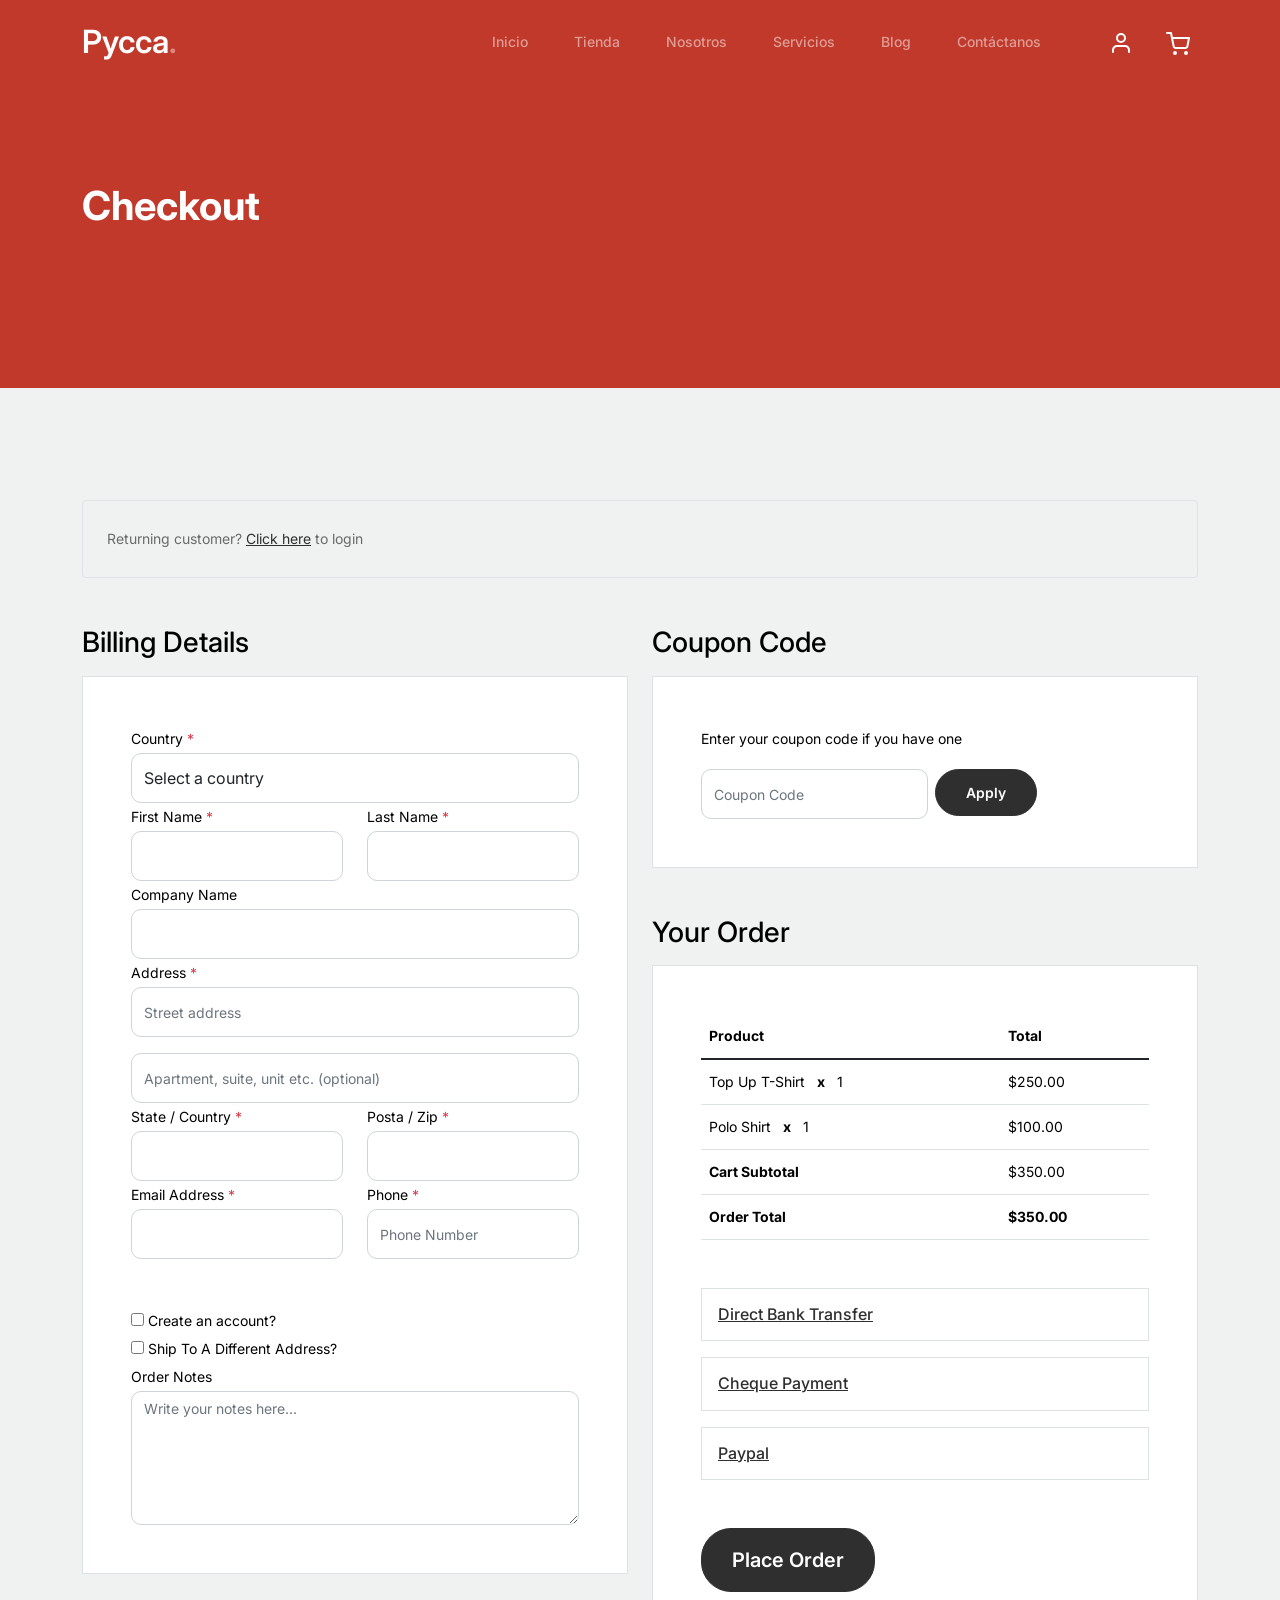
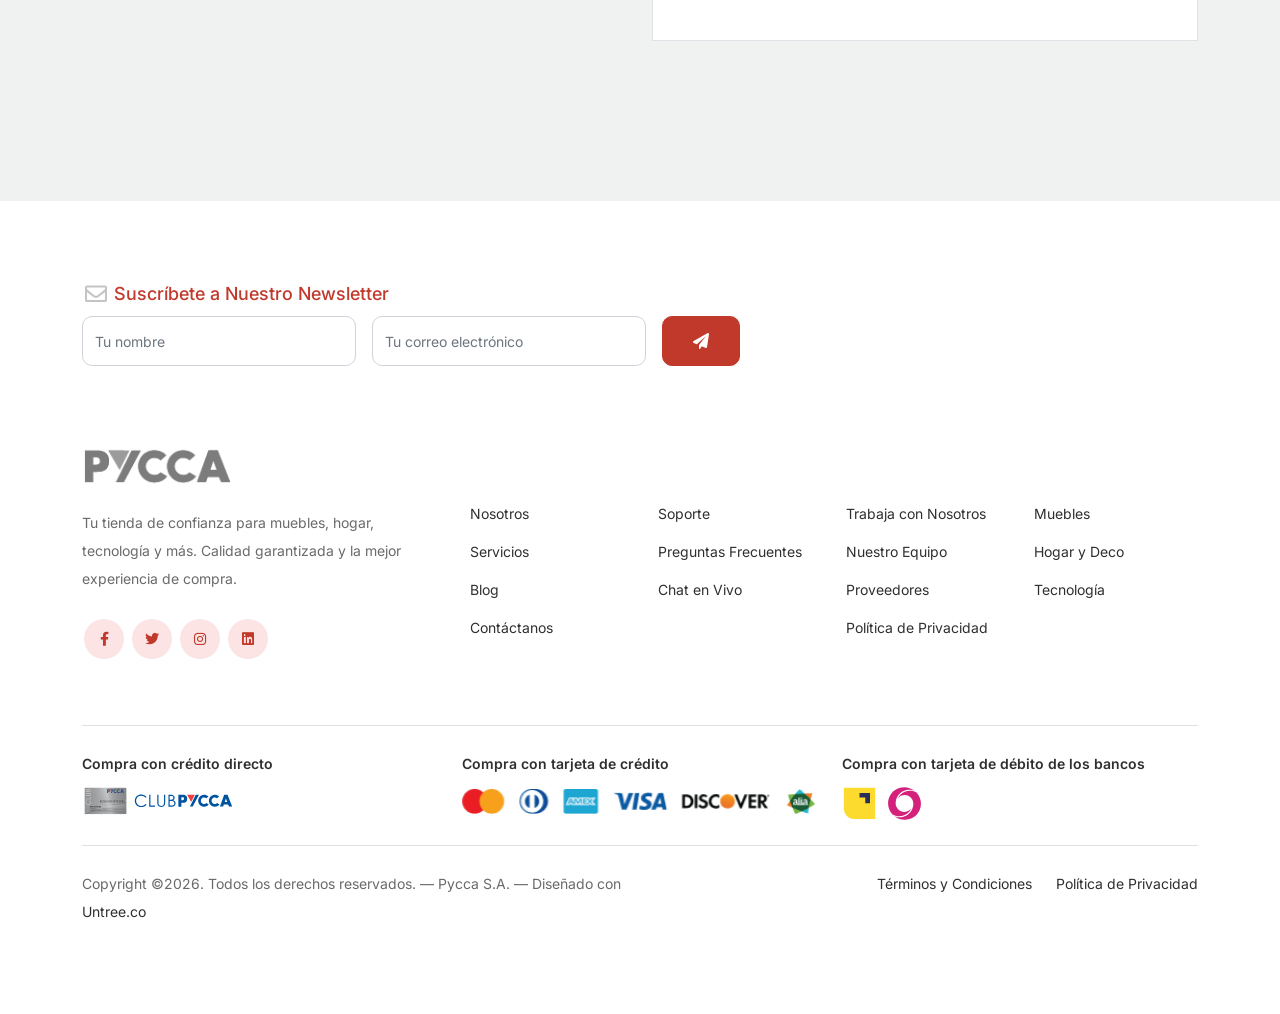
<file: checkout.html>
<!-- /*
* Bootstrap 5
* Template Name: Furni
* Template Author: Untree.co
* Template URI: https://untree.co/
* License: https://creativecommons.org/licenses/by/3.0/
*/ -->
<!doctype html>
<html lang="en">
<head>
  <meta charset="utf-8">
  <meta name="viewport" content="width=device-width, initial-scale=1, shrink-to-fit=no">
  <meta name="author" content="Untree.co">
  <link rel="shortcut icon" href="favicon.png">

  <meta name="description" content="" />
  <meta name="keywords" content="bootstrap, bootstrap4" />

		<!-- Bootstrap CSS -->
		<link href="css/bootstrap.min.css" rel="stylesheet">
		<link href="https://cdnjs.cloudflare.com/ajax/libs/font-awesome/6.0.0-beta3/css/all.min.css" rel="stylesheet">
		<link href="css/tiny-slider.css" rel="stylesheet">
		<link href="css/style.css" rel="stylesheet">
		<title>Pycca - Tu Tienda de Hogar, Muebles y Más </title>
	</head>

	<body>

		<!-- Start Header/Navigation -->
		<nav class="custom-navbar navbar navbar navbar-expand-md navbar-dark bg-dark" arial-label="Furni navigation bar">

			<div class="container">
				<a class="navbar-brand" href="index.html">Pycca<span>.</span></a>

				<button class="navbar-toggler" type="button" data-bs-toggle="collapse" data-bs-target="#navbarsFurni" aria-controls="navbarsFurni" aria-expanded="false" aria-label="Toggle navigation">
					<span class="navbar-toggler-icon"></span>
				</button>

				<div class="collapse navbar-collapse" id="navbarsFurni">
					<ul class="custom-navbar-nav navbar-nav ms-auto mb-2 mb-md-0">
						<li class="nav-item ">
							<a class="nav-link" href="index.html">Inicio</a>
						</li>
						<li><a class="nav-link" href="shop.html">Tienda</a></li>
						<li><a class="nav-link" href="about.html">Nosotros</a></li>
						<li><a class="nav-link" href="services.html">Servicios</a></li>
						<li><a class="nav-link" href="blog.html">Blog</a></li>
						<li><a class="nav-link" href="contact.html">Contáctanos</a></li>
					</ul>

					<ul class="custom-navbar-cta navbar-nav mb-2 mb-md-0 ms-5">
						<li><a class="nav-link" href="#"><img src="images/user.svg"></a></li>
						<li><a class="nav-link" href="cart.html"><img src="images/cart.svg"></a></li>
					</ul>
				</div>
			</div>
				
		</nav>
		<!-- End Header/Navigation -->

		<!-- Start Hero Section -->
			<div class="hero">
				<div class="container">
					<div class="row justify-content-between">
						<div class="col-lg-5">
							<div class="intro-excerpt">
								<h1>Checkout</h1>
							</div>
						</div>
						<div class="col-lg-7">
							
						</div>
					</div>
				</div>
			</div>
		<!-- End Hero Section -->

		<div class="untree_co-section">
		    <div class="container">
		      <div class="row mb-5">
		        <div class="col-md-12">
		          <div class="border p-4 rounded" role="alert">
		            Returning customer? <a href="#">Click here</a> to login
		          </div>
		        </div>
		      </div>
		      <div class="row">
		        <div class="col-md-6 mb-5 mb-md-0">
		          <h2 class="h3 mb-3 text-black">Billing Details</h2>
		          <div class="p-3 p-lg-5 border bg-white">
		            <div class="form-group">
		              <label for="c_country" class="text-black">Country <span class="text-danger">*</span></label>
		              <select id="c_country" class="form-control">
		                <option value="1">Select a country</option>    
		                <option value="2">bangladesh</option>    
		                <option value="3">Algeria</option>    
		                <option value="4">Afghanistan</option>    
		                <option value="5">Ghana</option>    
		                <option value="6">Albania</option>    
		                <option value="7">Bahrain</option>    
		                <option value="8">Colombia</option>    
		                <option value="9">Dominican Republic</option>    
		              </select>
		            </div>
		            <div class="form-group row">
		              <div class="col-md-6">
		                <label for="c_fname" class="text-black">First Name <span class="text-danger">*</span></label>
		                <input type="text" class="form-control" id="c_fname" name="c_fname">
		              </div>
		              <div class="col-md-6">
		                <label for="c_lname" class="text-black">Last Name <span class="text-danger">*</span></label>
		                <input type="text" class="form-control" id="c_lname" name="c_lname">
		              </div>
		            </div>

		            <div class="form-group row">
		              <div class="col-md-12">
		                <label for="c_companyname" class="text-black">Company Name </label>
		                <input type="text" class="form-control" id="c_companyname" name="c_companyname">
		              </div>
		            </div>

		            <div class="form-group row">
		              <div class="col-md-12">
		                <label for="c_address" class="text-black">Address <span class="text-danger">*</span></label>
		                <input type="text" class="form-control" id="c_address" name="c_address" placeholder="Street address">
		              </div>
		            </div>

		            <div class="form-group mt-3">
		              <input type="text" class="form-control" placeholder="Apartment, suite, unit etc. (optional)">
		            </div>

		            <div class="form-group row">
		              <div class="col-md-6">
		                <label for="c_state_country" class="text-black">State / Country <span class="text-danger">*</span></label>
		                <input type="text" class="form-control" id="c_state_country" name="c_state_country">
		              </div>
		              <div class="col-md-6">
		                <label for="c_postal_zip" class="text-black">Posta / Zip <span class="text-danger">*</span></label>
		                <input type="text" class="form-control" id="c_postal_zip" name="c_postal_zip">
		              </div>
		            </div>

		            <div class="form-group row mb-5">
		              <div class="col-md-6">
		                <label for="c_email_address" class="text-black">Email Address <span class="text-danger">*</span></label>
		                <input type="text" class="form-control" id="c_email_address" name="c_email_address">
		              </div>
		              <div class="col-md-6">
		                <label for="c_phone" class="text-black">Phone <span class="text-danger">*</span></label>
		                <input type="text" class="form-control" id="c_phone" name="c_phone" placeholder="Phone Number">
		              </div>
		            </div>

		            <div class="form-group">
		              <label for="c_create_account" class="text-black" data-bs-toggle="collapse" href="#create_an_account" role="button" aria-expanded="false" aria-controls="create_an_account"><input type="checkbox" value="1" id="c_create_account"> Create an account?</label>
		              <div class="collapse" id="create_an_account">
		                <div class="py-2 mb-4">
		                  <p class="mb-3">Create an account by entering the information below. If you are a returning customer please login at the top of the page.</p>
		                  <div class="form-group">
		                    <label for="c_account_password" class="text-black">Account Password</label>
		                    <input type="email" class="form-control" id="c_account_password" name="c_account_password" placeholder="">
		                  </div>
		                </div>
		              </div>
		            </div>


		            <div class="form-group">
		              <label for="c_ship_different_address" class="text-black" data-bs-toggle="collapse" href="#ship_different_address" role="button" aria-expanded="false" aria-controls="ship_different_address"><input type="checkbox" value="1" id="c_ship_different_address"> Ship To A Different Address?</label>
		              <div class="collapse" id="ship_different_address">
		                <div class="py-2">

		                  <div class="form-group">
		                    <label for="c_diff_country" class="text-black">Country <span class="text-danger">*</span></label>
		                    <select id="c_diff_country" class="form-control">
		                      <option value="1">Select a country</option>    
		                      <option value="2">bangladesh</option>    
		                      <option value="3">Algeria</option>    
		                      <option value="4">Afghanistan</option>    
		                      <option value="5">Ghana</option>    
		                      <option value="6">Albania</option>    
		                      <option value="7">Bahrain</option>    
		                      <option value="8">Colombia</option>    
		                      <option value="9">Dominican Republic</option>    
		                    </select>
		                  </div>


		                  <div class="form-group row">
		                    <div class="col-md-6">
		                      <label for="c_diff_fname" class="text-black">First Name <span class="text-danger">*</span></label>
		                      <input type="text" class="form-control" id="c_diff_fname" name="c_diff_fname">
		                    </div>
		                    <div class="col-md-6">
		                      <label for="c_diff_lname" class="text-black">Last Name <span class="text-danger">*</span></label>
		                      <input type="text" class="form-control" id="c_diff_lname" name="c_diff_lname">
		                    </div>
		                  </div>

		                  <div class="form-group row">
		                    <div class="col-md-12">
		                      <label for="c_diff_companyname" class="text-black">Company Name </label>
		                      <input type="text" class="form-control" id="c_diff_companyname" name="c_diff_companyname">
		                    </div>
		                  </div>

		                  <div class="form-group row  mb-3">
		                    <div class="col-md-12">
		                      <label for="c_diff_address" class="text-black">Address <span class="text-danger">*</span></label>
		                      <input type="text" class="form-control" id="c_diff_address" name="c_diff_address" placeholder="Street address">
		                    </div>
		                  </div>

		                  <div class="form-group">
		                    <input type="text" class="form-control" placeholder="Apartment, suite, unit etc. (optional)">
		                  </div>

		                  <div class="form-group row">
		                    <div class="col-md-6">
		                      <label for="c_diff_state_country" class="text-black">State / Country <span class="text-danger">*</span></label>
		                      <input type="text" class="form-control" id="c_diff_state_country" name="c_diff_state_country">
		                    </div>
		                    <div class="col-md-6">
		                      <label for="c_diff_postal_zip" class="text-black">Posta / Zip <span class="text-danger">*</span></label>
		                      <input type="text" class="form-control" id="c_diff_postal_zip" name="c_diff_postal_zip">
		                    </div>
		                  </div>

		                  <div class="form-group row mb-5">
		                    <div class="col-md-6">
		                      <label for="c_diff_email_address" class="text-black">Email Address <span class="text-danger">*</span></label>
		                      <input type="text" class="form-control" id="c_diff_email_address" name="c_diff_email_address">
		                    </div>
		                    <div class="col-md-6">
		                      <label for="c_diff_phone" class="text-black">Phone <span class="text-danger">*</span></label>
		                      <input type="text" class="form-control" id="c_diff_phone" name="c_diff_phone" placeholder="Phone Number">
		                    </div>
		                  </div>

		                </div>

		              </div>
		            </div>

		            <div class="form-group">
		              <label for="c_order_notes" class="text-black">Order Notes</label>
		              <textarea name="c_order_notes" id="c_order_notes" cols="30" rows="5" class="form-control" placeholder="Write your notes here..."></textarea>
		            </div>

		          </div>
		        </div>
		        <div class="col-md-6">

		          <div class="row mb-5">
		            <div class="col-md-12">
		              <h2 class="h3 mb-3 text-black">Coupon Code</h2>
		              <div class="p-3 p-lg-5 border bg-white">

		                <label for="c_code" class="text-black mb-3">Enter your coupon code if you have one</label>
		                <div class="input-group w-75 couponcode-wrap">
		                  <input type="text" class="form-control me-2" id="c_code" placeholder="Coupon Code" aria-label="Coupon Code" aria-describedby="button-addon2">
		                  <div class="input-group-append">
		                    <button class="btn btn-black btn-sm" type="button" id="button-addon2">Apply</button>
		                  </div>
		                </div>

		              </div>
		            </div>
		          </div>

		          <div class="row mb-5">
		            <div class="col-md-12">
		              <h2 class="h3 mb-3 text-black">Your Order</h2>
		              <div class="p-3 p-lg-5 border bg-white">
		                <table class="table site-block-order-table mb-5">
		                  <thead>
		                    <th>Product</th>
		                    <th>Total</th>
		                  </thead>
		                  <tbody>
		                    <tr>
		                      <td>Top Up T-Shirt <strong class="mx-2">x</strong> 1</td>
		                      <td>$250.00</td>
		                    </tr>
		                    <tr>
		                      <td>Polo Shirt <strong class="mx-2">x</strong>   1</td>
		                      <td>$100.00</td>
		                    </tr>
		                    <tr>
		                      <td class="text-black font-weight-bold"><strong>Cart Subtotal</strong></td>
		                      <td class="text-black">$350.00</td>
		                    </tr>
		                    <tr>
		                      <td class="text-black font-weight-bold"><strong>Order Total</strong></td>
		                      <td class="text-black font-weight-bold"><strong>$350.00</strong></td>
		                    </tr>
		                  </tbody>
		                </table>

		                <div class="border p-3 mb-3">
		                  <h3 class="h6 mb-0"><a class="d-block" data-bs-toggle="collapse" href="#collapsebank" role="button" aria-expanded="false" aria-controls="collapsebank">Direct Bank Transfer</a></h3>

		                  <div class="collapse" id="collapsebank">
		                    <div class="py-2">
		                      <p class="mb-0">Make your payment directly into our bank account. Please use your Order ID as the payment reference. Your order won’t be shipped until the funds have cleared in our account.</p>
		                    </div>
		                  </div>
		                </div>

		                <div class="border p-3 mb-3">
		                  <h3 class="h6 mb-0"><a class="d-block" data-bs-toggle="collapse" href="#collapsecheque" role="button" aria-expanded="false" aria-controls="collapsecheque">Cheque Payment</a></h3>

		                  <div class="collapse" id="collapsecheque">
		                    <div class="py-2">
		                      <p class="mb-0">Make your payment directly into our bank account. Please use your Order ID as the payment reference. Your order won’t be shipped until the funds have cleared in our account.</p>
		                    </div>
		                  </div>
		                </div>

		                <div class="border p-3 mb-5">
		                  <h3 class="h6 mb-0"><a class="d-block" data-bs-toggle="collapse" href="#collapsepaypal" role="button" aria-expanded="false" aria-controls="collapsepaypal">Paypal</a></h3>

		                  <div class="collapse" id="collapsepaypal">
		                    <div class="py-2">
		                      <p class="mb-0">Make your payment directly into our bank account. Please use your Order ID as the payment reference. Your order won’t be shipped until the funds have cleared in our account.</p>
		                    </div>
		                  </div>
		                </div>

		                <div class="form-group">
		                  <button class="btn btn-black btn-lg py-3 btn-block" onclick="window.location='thankyou.html'">Place Order</button>
		                </div>

		              </div>
		            </div>
		          </div>

		        </div>
		      </div>
		      <!-- </form> -->
		    </div>
		  </div>

		<!-- Start Footer Section -->
		<footer class="footer-section">
			<div class="container relative">


				<div class="row">
					<div class="col-lg-8">
						<div class="subscription-form">
							<h3 class="d-flex align-items-center"><span class="me-1"><img src="images/envelope-outline.svg" alt="Image" class="img-fluid"></span><span>Suscríbete a Nuestro Newsletter</span></h3>

							<form action="#" class="row g-3">
								<div class="col-auto">
									<input type="text" class="form-control" placeholder="Tu nombre">
								</div>
								<div class="col-auto">
									<input type="email" class="form-control" placeholder="Tu correo electrónico">
								</div>
								<div class="col-auto">
									<button class="btn btn-primary">
										<span class="fa fa-paper-plane"></span>
									</button>
								</div>
							</form>

						</div>
					</div>
				</div>

				<div class="row g-5 mb-5">
					<div class="col-lg-4">
						<div class="mb-4 footer-logo-wrap"><a href="index.html"><img src="images/logos/logo_pycca2.png" alt="Pycca" class="img-fluid footer-logo-img"></a></div>
						<p class="mb-4">Tu tienda de confianza para muebles, hogar, tecnología y más. Calidad garantizada y la mejor experiencia de compra.</p>

						<ul class="list-unstyled custom-social">
							<li><a href="#"><span class="fa fa-brands fa-facebook-f"></span></a></li>
							<li><a href="#"><span class="fa fa-brands fa-twitter"></span></a></li>
							<li><a href="#"><span class="fa fa-brands fa-instagram"></span></a></li>
							<li><a href="#"><span class="fa fa-brands fa-linkedin"></span></a></li>
						</ul>
					</div>

					<div class="col-lg-8">
						<div class="row links-wrap">
							<div class="col-6 col-sm-6 col-md-3">
								<ul class="list-unstyled">
									<li><a href="about.html">Nosotros</a></li>
									<li><a href="services.html">Servicios</a></li>
									<li><a href="#">Blog</a></li>
									<li><a href="contact.html">Contáctanos</a></li>
								</ul>
							</div>

							<div class="col-6 col-sm-6 col-md-3">
								<ul class="list-unstyled">
									<li><a href="#">Soporte</a></li>
									<li><a href="#">Preguntas Frecuentes</a></li>
									<li><a href="#">Chat en Vivo</a></li>
								</ul>
							</div>

							<div class="col-6 col-sm-6 col-md-3">
								<ul class="list-unstyled">
									<li><a href="#">Trabaja con Nosotros</a></li>
									<li><a href="#">Nuestro Equipo</a></li>
									<li><a href="#">Proveedores</a></li>
									<li><a href="#">Política de Privacidad</a></li>
								</ul>
							</div>

							<div class="col-6 col-sm-6 col-md-3">
								<ul class="list-unstyled">
									<li><a href="#">Muebles</a></li>
									<li><a href="#">Hogar y Deco</a></li>
									<li><a href="#">Tecnología</a></li>
								</ul>
							</div>
						</div>
					</div>

				</div>

				<div class="border-top py-4">
					<div class="row">
						<div class="col-lg-4 mb-3 mb-lg-0">
							<p class="footer-payment-title">Compra con crédito directo</p>
							<div class="footer-payments">
								<img src="images/logos/tarjetapycca.svg" alt="Tarjeta Pycca">
							</div>
						</div>
						<div class="col-lg-4 mb-3 mb-lg-0">
							<p class="footer-payment-title">Compra con tarjeta de crédito</p>
							<div class="footer-payments">
								<img src="images/logos/pagos.png" alt="Métodos de pago">
							</div>
						</div>
						<div class="col-lg-4 mb-3 mb-lg-0">
							<p class="footer-payment-title">Compra con tarjeta de débito de los bancos</p>
							<div class="footer-payments">
								<img src="images/logos/logopichincha.svg" alt="Banco Pichincha">
								<img src="images/logos/logoguayaquil.svg" alt="Banco de Guayaquil">
							</div>
						</div>
					</div>
				</div>

				<div class="border-top copyright">
					<div class="row pt-4">
						<div class="col-lg-6">
							<p class="mb-2 text-center text-lg-start">Copyright &copy;<script>document.write(new Date().getFullYear());</script>. Todos los derechos reservados. &mdash; Pycca S.A. &mdash; Diseñado con <a href="https://untree.co">Untree.co</a>  <!-- License information: https://untree.co/license/ -->
            </p>
						</div>

						<div class="col-lg-6 text-center text-lg-end">
							<ul class="list-unstyled d-inline-flex ms-auto">
								<li class="me-4"><a href="#">Términos y Condiciones</a></li>
								<li><a href="#">Política de Privacidad</a></li>
							</ul>
						</div>

					</div>
				</div>

			</div>
		</footer>
		<!-- End Footer Section -->	


		<script src="js/bootstrap.bundle.min.js"></script>
		<script src="js/tiny-slider.js"></script>
		<script src="js/custom.js"></script>
	</body>

</html>
</file>
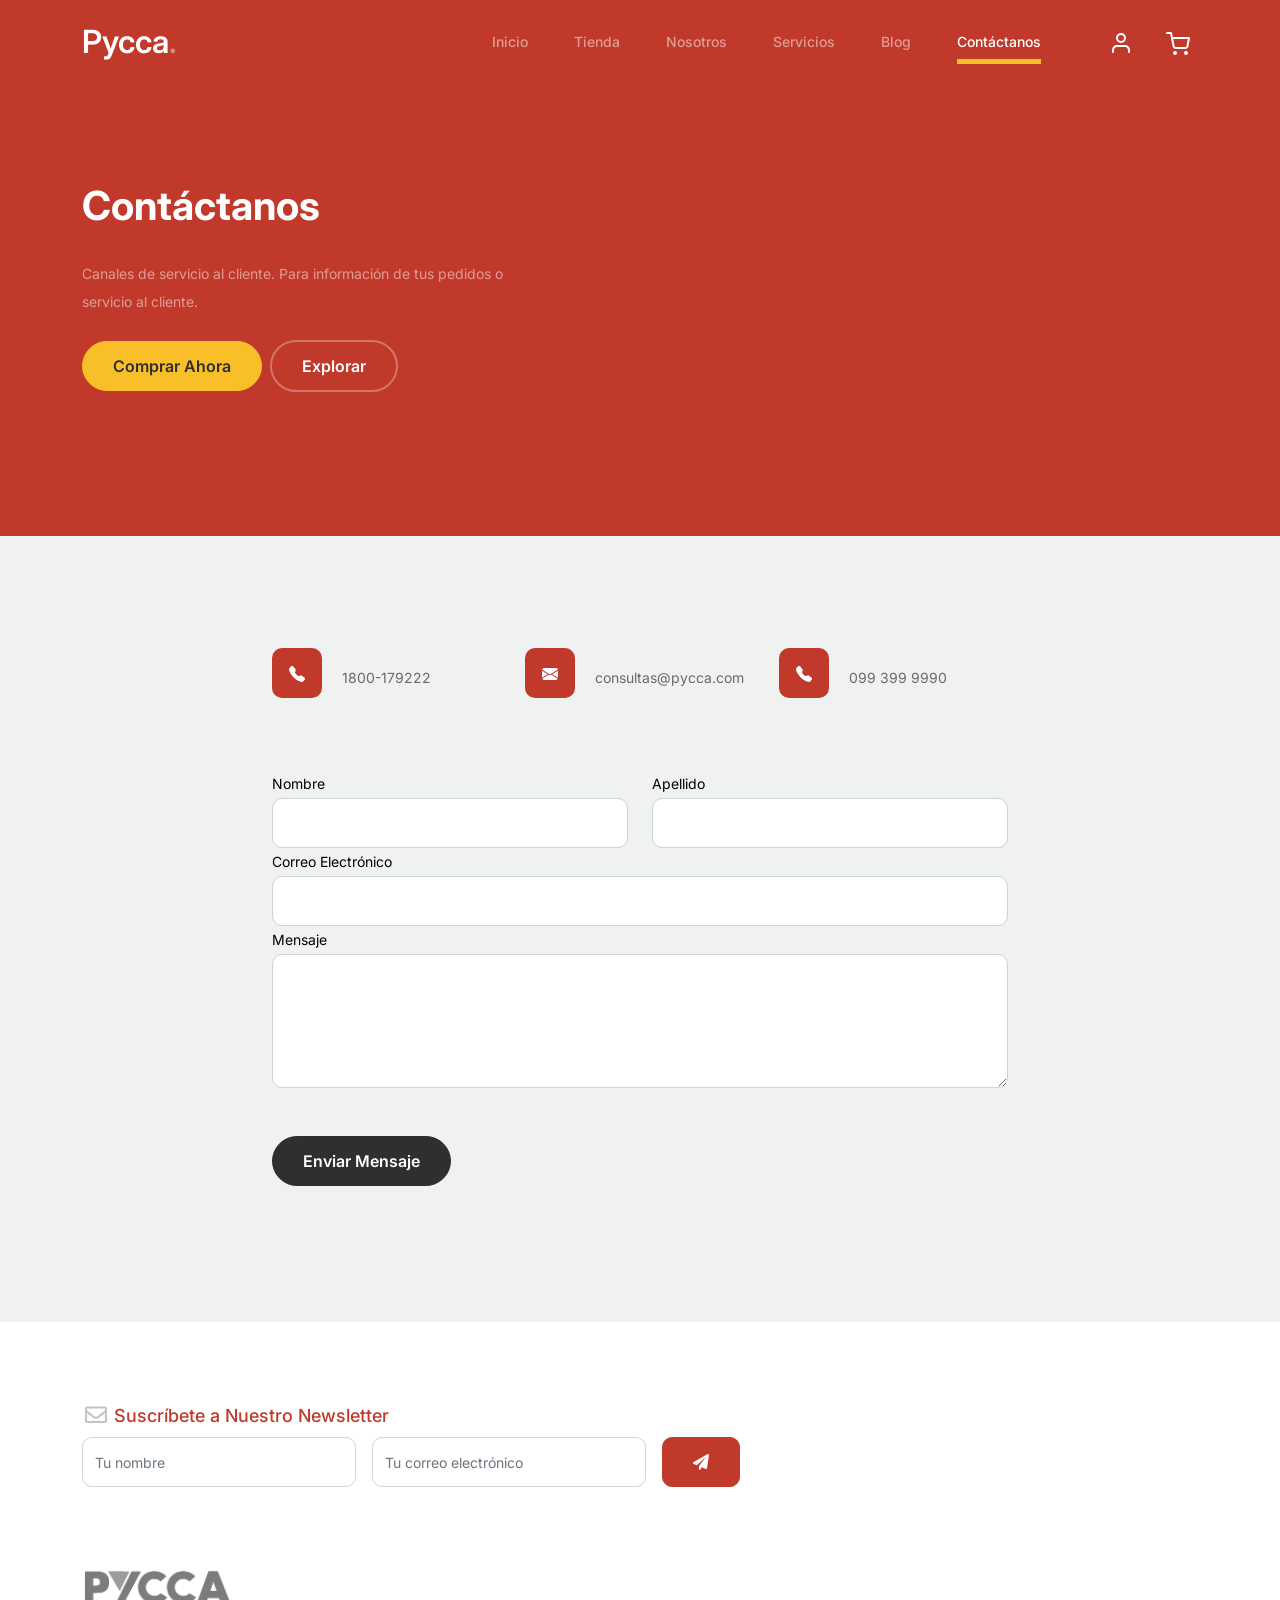
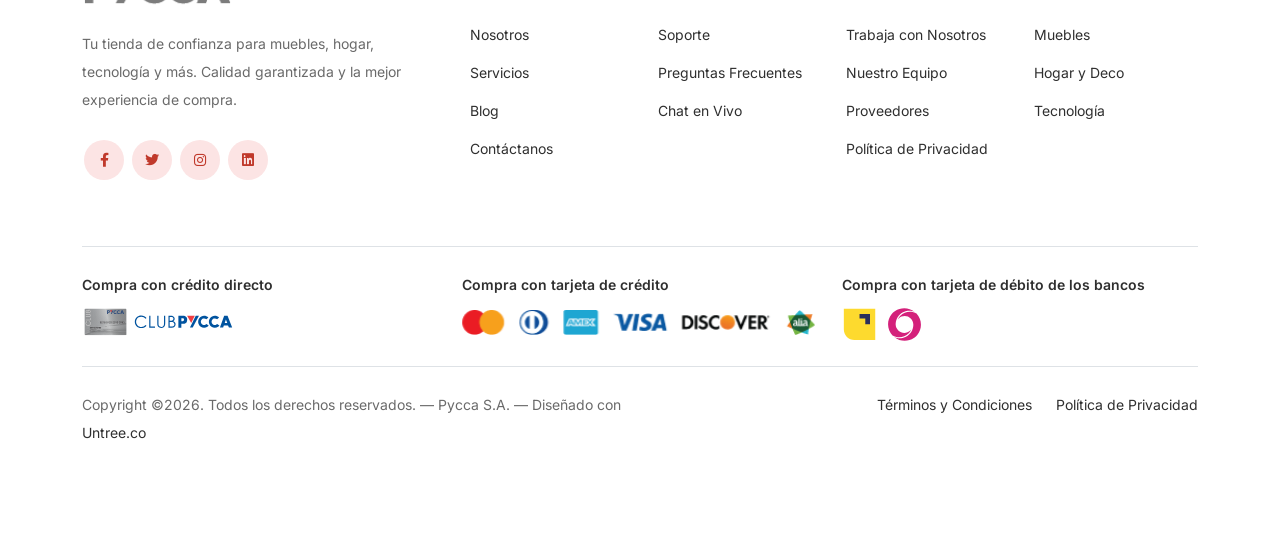
<file: contact.html>
<!-- /*
* Bootstrap 5
* Template Name: Furni
* Template Author: Untree.co
* Template URI: https://untree.co/
* License: https://creativecommons.org/licenses/by/3.0/
*/ -->
<!doctype html>
<html lang="en">
<head>
  <meta charset="utf-8">
  <meta name="viewport" content="width=device-width, initial-scale=1, shrink-to-fit=no">
  <meta name="author" content="Untree.co">
  <link rel="shortcut icon" href="favicon.png">

  <meta name="description" content="" />
  <meta name="keywords" content="bootstrap, bootstrap4" />

		<!-- Bootstrap CSS -->
		<link href="css/bootstrap.min.css" rel="stylesheet">
		<link href="https://cdnjs.cloudflare.com/ajax/libs/font-awesome/6.0.0-beta3/css/all.min.css" rel="stylesheet">
		<link href="css/tiny-slider.css" rel="stylesheet">
		<link href="css/style.css" rel="stylesheet">
		<title>Pycca - Tu Tienda de Hogar, Muebles y Más </title>
	</head>

	<body>

		<!-- Start Header/Navigation -->
		<nav class="custom-navbar navbar navbar navbar-expand-md navbar-dark bg-dark" arial-label="Furni navigation bar">

			<div class="container">
				<a class="navbar-brand" href="index.html">Pycca<span>.</span></a>

				<button class="navbar-toggler" type="button" data-bs-toggle="collapse" data-bs-target="#navbarsFurni" aria-controls="navbarsFurni" aria-expanded="false" aria-label="Toggle navigation">
					<span class="navbar-toggler-icon"></span>
				</button>

				<div class="collapse navbar-collapse" id="navbarsFurni">
					<ul class="custom-navbar-nav navbar-nav ms-auto mb-2 mb-md-0">
						<li class="nav-item">
							<a class="nav-link" href="index.html">Inicio</a>
						</li>
						<li><a class="nav-link" href="shop.html">Tienda</a></li>
						<li><a class="nav-link" href="about.html">Nosotros</a></li>
						<li><a class="nav-link" href="services.html">Servicios</a></li>
						<li><a class="nav-link" href="blog.html">Blog</a></li>
						<li class="active"><a class="nav-link" href="contact.html">Contáctanos</a></li>
					</ul>

					<ul class="custom-navbar-cta navbar-nav mb-2 mb-md-0 ms-5">
						<li><a class="nav-link" href="#"><img src="images/user.svg"></a></li>
						<li><a class="nav-link" href="cart.html"><img src="images/cart.svg"></a></li>
					</ul>
				</div>
			</div>
				
		</nav>
		<!-- End Header/Navigation -->

		<!-- Start Hero Section -->
			<div class="hero">
				<div class="container">
					<div class="row justify-content-between">
						<div class="col-lg-5">
							<div class="intro-excerpt">
								<h1>Contáctanos</h1>
								<p class="mb-4">Canales de servicio al cliente. Para información de tus pedidos o servicio al cliente.</p>
								<p><a href="shop.html" class="btn btn-secondary me-2">Comprar Ahora</a><a href="#" class="btn btn-white-outline">Explorar</a></p>
							</div>
						</div>
						<div class="col-lg-7">

						</div>
					</div>
				</div>
			</div>
		<!-- End Hero Section -->

		
		<!-- Start Contact Form -->
		<div class="untree_co-section">
      <div class="container">

        <div class="block">
          <div class="row justify-content-center">


            <div class="col-md-8 col-lg-8 pb-4">


              <div class="row mb-5">
                <div class="col-lg-4">
                  <div  class="service no-shadow align-items-center link horizontal d-flex active" data-aos="fade-left" data-aos-delay="0">
                    <div class="service-icon color-1 mb-4">
                      <svg xmlns="http://www.w3.org/2000/svg" width="16" height="16" fill="currentColor" class="bi bi-telephone-fill" viewBox="0 0 16 16">
                        <path fill-rule="evenodd" d="M1.885.511a1.745 1.745 0 0 1 2.61.163L6.29 2.98c.329.423.445.974.315 1.494l-.547 2.19a.678.678 0 0 0 .178.643l2.457 2.457a.678.678 0 0 0 .644.178l2.189-.547a1.745 1.745 0 0 1 1.494.315l2.306 1.794c.829.645.905 1.87.163 2.611l-1.034 1.034c-.74.74-1.846 1.065-2.877.702a18.634 18.634 0 0 1-7.01-4.42 18.634 18.634 0 0 1-4.42-7.009c-.362-1.03-.037-2.137.703-2.877L1.885.511z"/>
                      </svg>
                    </div> <!-- /.icon -->
                    <div class="service-contents">
                      <p>1800-179222</p>
                    </div> <!-- /.service-contents-->
                  </div> <!-- /.service -->
                </div>

                <div class="col-lg-4">
                  <div  class="service no-shadow align-items-center link horizontal d-flex active" data-aos="fade-left" data-aos-delay="0">
                    <div class="service-icon color-1 mb-4">
                      <svg xmlns="http://www.w3.org/2000/svg" width="16" height="16" fill="currentColor" class="bi bi-envelope-fill" viewBox="0 0 16 16">
                        <path d="M.05 3.555A2 2 0 0 1 2 2h12a2 2 0 0 1 1.95 1.555L8 8.414.05 3.555zM0 4.697v7.104l5.803-3.558L0 4.697zM6.761 8.83l-6.57 4.027A2 2 0 0 0 2 14h12a2 2 0 0 0 1.808-1.144l-6.57-4.027L8 9.586l-1.239-.757zm3.436-.586L16 11.801V4.697l-5.803 3.546z"/>
                      </svg>
                    </div> <!-- /.icon -->
                    <div class="service-contents">
                      <p>consultas@pycca.com</p>
                    </div> <!-- /.service-contents-->
                  </div> <!-- /.service -->
                </div>

                <div class="col-lg-4">
                  <div  class="service no-shadow align-items-center link horizontal d-flex active" data-aos="fade-left" data-aos-delay="0">
                    <div class="service-icon color-1 mb-4">
                      <svg xmlns="http://www.w3.org/2000/svg" width="16" height="16" fill="currentColor" class="bi bi-telephone-fill" viewBox="0 0 16 16">
                        <path fill-rule="evenodd" d="M1.885.511a1.745 1.745 0 0 1 2.61.163L6.29 2.98c.329.423.445.974.315 1.494l-.547 2.19a.678.678 0 0 0 .178.643l2.457 2.457a.678.678 0 0 0 .644.178l2.189-.547a1.745 1.745 0 0 1 1.494.315l2.306 1.794c.829.645.905 1.87.163 2.611l-1.034 1.034c-.74.74-1.846 1.065-2.877.702a18.634 18.634 0 0 1-7.01-4.42 18.634 18.634 0 0 1-4.42-7.009c-.362-1.03-.037-2.137.703-2.877L1.885.511z"/>
                      </svg>
                    </div> <!-- /.icon -->
                    <div class="service-contents">
                      <p>099 399 9990</p>
                    </div> <!-- /.service-contents-->
                  </div> <!-- /.service -->
                </div>
              </div>

              <form>
                <div class="row">
                  <div class="col-6">
                    <div class="form-group">
                      <label class="text-black" for="fname">Nombre</label>
                      <input type="text" class="form-control" id="fname">
                    </div>
                  </div>
                  <div class="col-6">
                    <div class="form-group">
                      <label class="text-black" for="lname">Apellido</label>
                      <input type="text" class="form-control" id="lname">
                    </div>
                  </div>
                </div>
                <div class="form-group">
                  <label class="text-black" for="email">Correo Electrónico</label>
                  <input type="email" class="form-control" id="email">
                </div>

                <div class="form-group mb-5">
                  <label class="text-black" for="message">Mensaje</label>
                  <textarea name="" class="form-control" id="message" cols="30" rows="5"></textarea>
                </div>

                <button type="submit" class="btn btn-primary-hover-outline">Enviar Mensaje</button>
              </form>

            </div>

          </div>

        </div>

      </div>


    </div>
  </div>

  <!-- End Contact Form -->

		

		<!-- Start Footer Section -->
		<footer class="footer-section">
			<div class="container relative">


				<div class="row">
					<div class="col-lg-8">
						<div class="subscription-form">
							<h3 class="d-flex align-items-center"><span class="me-1"><img src="images/envelope-outline.svg" alt="Image" class="img-fluid"></span><span>Suscríbete a Nuestro Newsletter</span></h3>

							<form action="#" class="row g-3">
								<div class="col-auto">
									<input type="text" class="form-control" placeholder="Tu nombre">
								</div>
								<div class="col-auto">
									<input type="email" class="form-control" placeholder="Tu correo electrónico">
								</div>
								<div class="col-auto">
									<button class="btn btn-primary">
										<span class="fa fa-paper-plane"></span>
									</button>
								</div>
							</form>

						</div>
					</div>
				</div>

				<div class="row g-5 mb-5">
					<div class="col-lg-4">
						<div class="mb-4 footer-logo-wrap"><a href="index.html"><img src="images/logos/logo_pycca2.png" alt="Pycca" class="img-fluid footer-logo-img"></a></div>
						<p class="mb-4">Tu tienda de confianza para muebles, hogar, tecnología y más. Calidad garantizada y la mejor experiencia de compra.</p>

						<ul class="list-unstyled custom-social">
							<li><a href="#"><span class="fa fa-brands fa-facebook-f"></span></a></li>
							<li><a href="#"><span class="fa fa-brands fa-twitter"></span></a></li>
							<li><a href="#"><span class="fa fa-brands fa-instagram"></span></a></li>
							<li><a href="#"><span class="fa fa-brands fa-linkedin"></span></a></li>
						</ul>
					</div>

					<div class="col-lg-8">
						<div class="row links-wrap">
							<div class="col-6 col-sm-6 col-md-3">
								<ul class="list-unstyled">
									<li><a href="about.html">Nosotros</a></li>
									<li><a href="services.html">Servicios</a></li>
									<li><a href="#">Blog</a></li>
									<li><a href="contact.html">Contáctanos</a></li>
								</ul>
							</div>

							<div class="col-6 col-sm-6 col-md-3">
								<ul class="list-unstyled">
									<li><a href="#">Soporte</a></li>
									<li><a href="#">Preguntas Frecuentes</a></li>
									<li><a href="#">Chat en Vivo</a></li>
								</ul>
							</div>

							<div class="col-6 col-sm-6 col-md-3">
								<ul class="list-unstyled">
									<li><a href="#">Trabaja con Nosotros</a></li>
									<li><a href="#">Nuestro Equipo</a></li>
									<li><a href="#">Proveedores</a></li>
									<li><a href="#">Política de Privacidad</a></li>
								</ul>
							</div>

							<div class="col-6 col-sm-6 col-md-3">
								<ul class="list-unstyled">
									<li><a href="#">Muebles</a></li>
									<li><a href="#">Hogar y Deco</a></li>
									<li><a href="#">Tecnología</a></li>
								</ul>
							</div>
						</div>
					</div>

				</div>

				<div class="border-top py-4">
					<div class="row">
						<div class="col-lg-4 mb-3 mb-lg-0">
							<p class="footer-payment-title">Compra con crédito directo</p>
							<div class="footer-payments">
								<img src="images/logos/tarjetapycca.svg" alt="Tarjeta Pycca">
							</div>
						</div>
						<div class="col-lg-4 mb-3 mb-lg-0">
							<p class="footer-payment-title">Compra con tarjeta de crédito</p>
							<div class="footer-payments">
								<img src="images/logos/pagos.png" alt="Métodos de pago">
							</div>
						</div>
						<div class="col-lg-4 mb-3 mb-lg-0">
							<p class="footer-payment-title">Compra con tarjeta de débito de los bancos</p>
							<div class="footer-payments">
								<img src="images/logos/logopichincha.svg" alt="Banco Pichincha">
								<img src="images/logos/logoguayaquil.svg" alt="Banco de Guayaquil">
							</div>
						</div>
					</div>
				</div>

				<div class="border-top copyright">
					<div class="row pt-4">
						<div class="col-lg-6">
							<p class="mb-2 text-center text-lg-start">Copyright &copy;<script>document.write(new Date().getFullYear());</script>. Todos los derechos reservados. &mdash; Pycca S.A. &mdash; Diseñado con <a href="https://untree.co">Untree.co</a>  <!-- License information: https://untree.co/license/ -->
            </p>
						</div>

						<div class="col-lg-6 text-center text-lg-end">
							<ul class="list-unstyled d-inline-flex ms-auto">
								<li class="me-4"><a href="#">Términos y Condiciones</a></li>
								<li><a href="#">Política de Privacidad</a></li>
							</ul>
						</div>

					</div>
				</div>

			</div>
		</footer>
		<!-- End Footer Section -->	


		<script src="js/bootstrap.bundle.min.js"></script>
		<script src="js/tiny-slider.js"></script>
		<script src="js/custom.js"></script>
	</body>

</html>
</file>
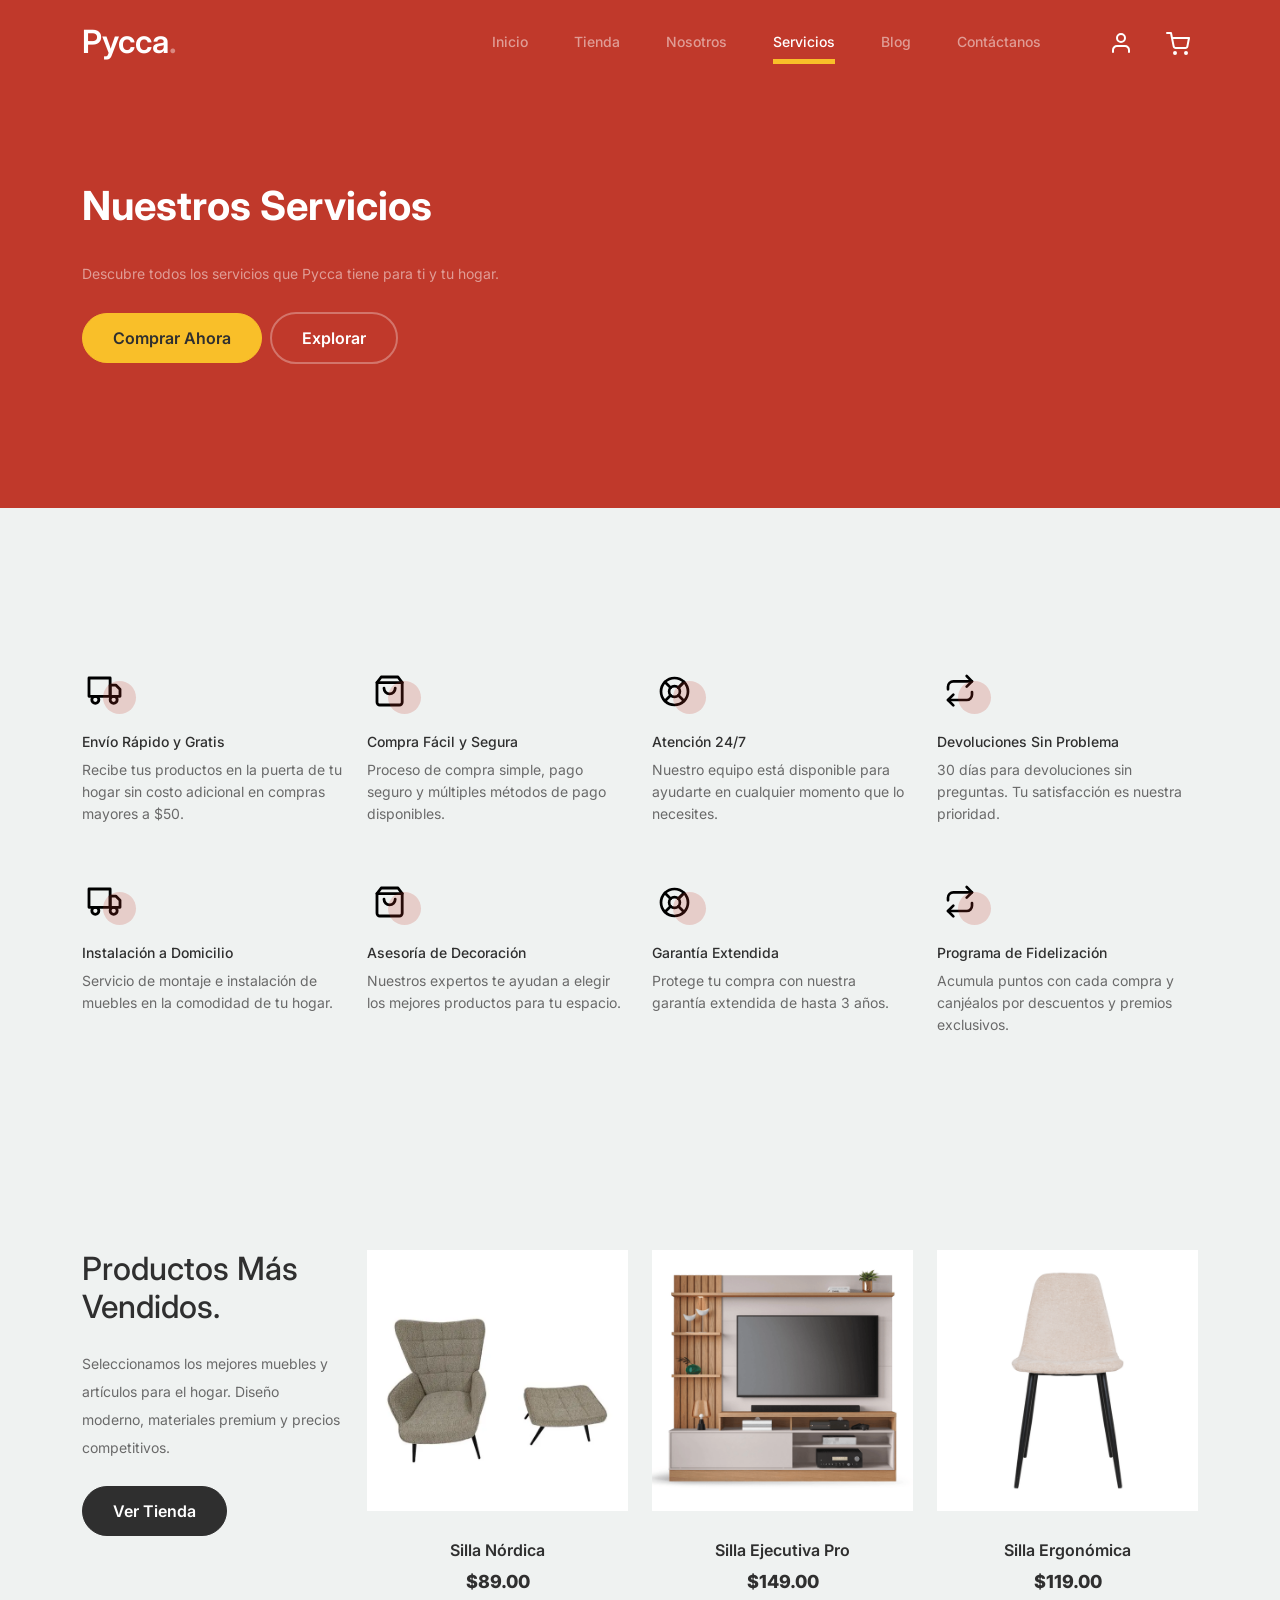
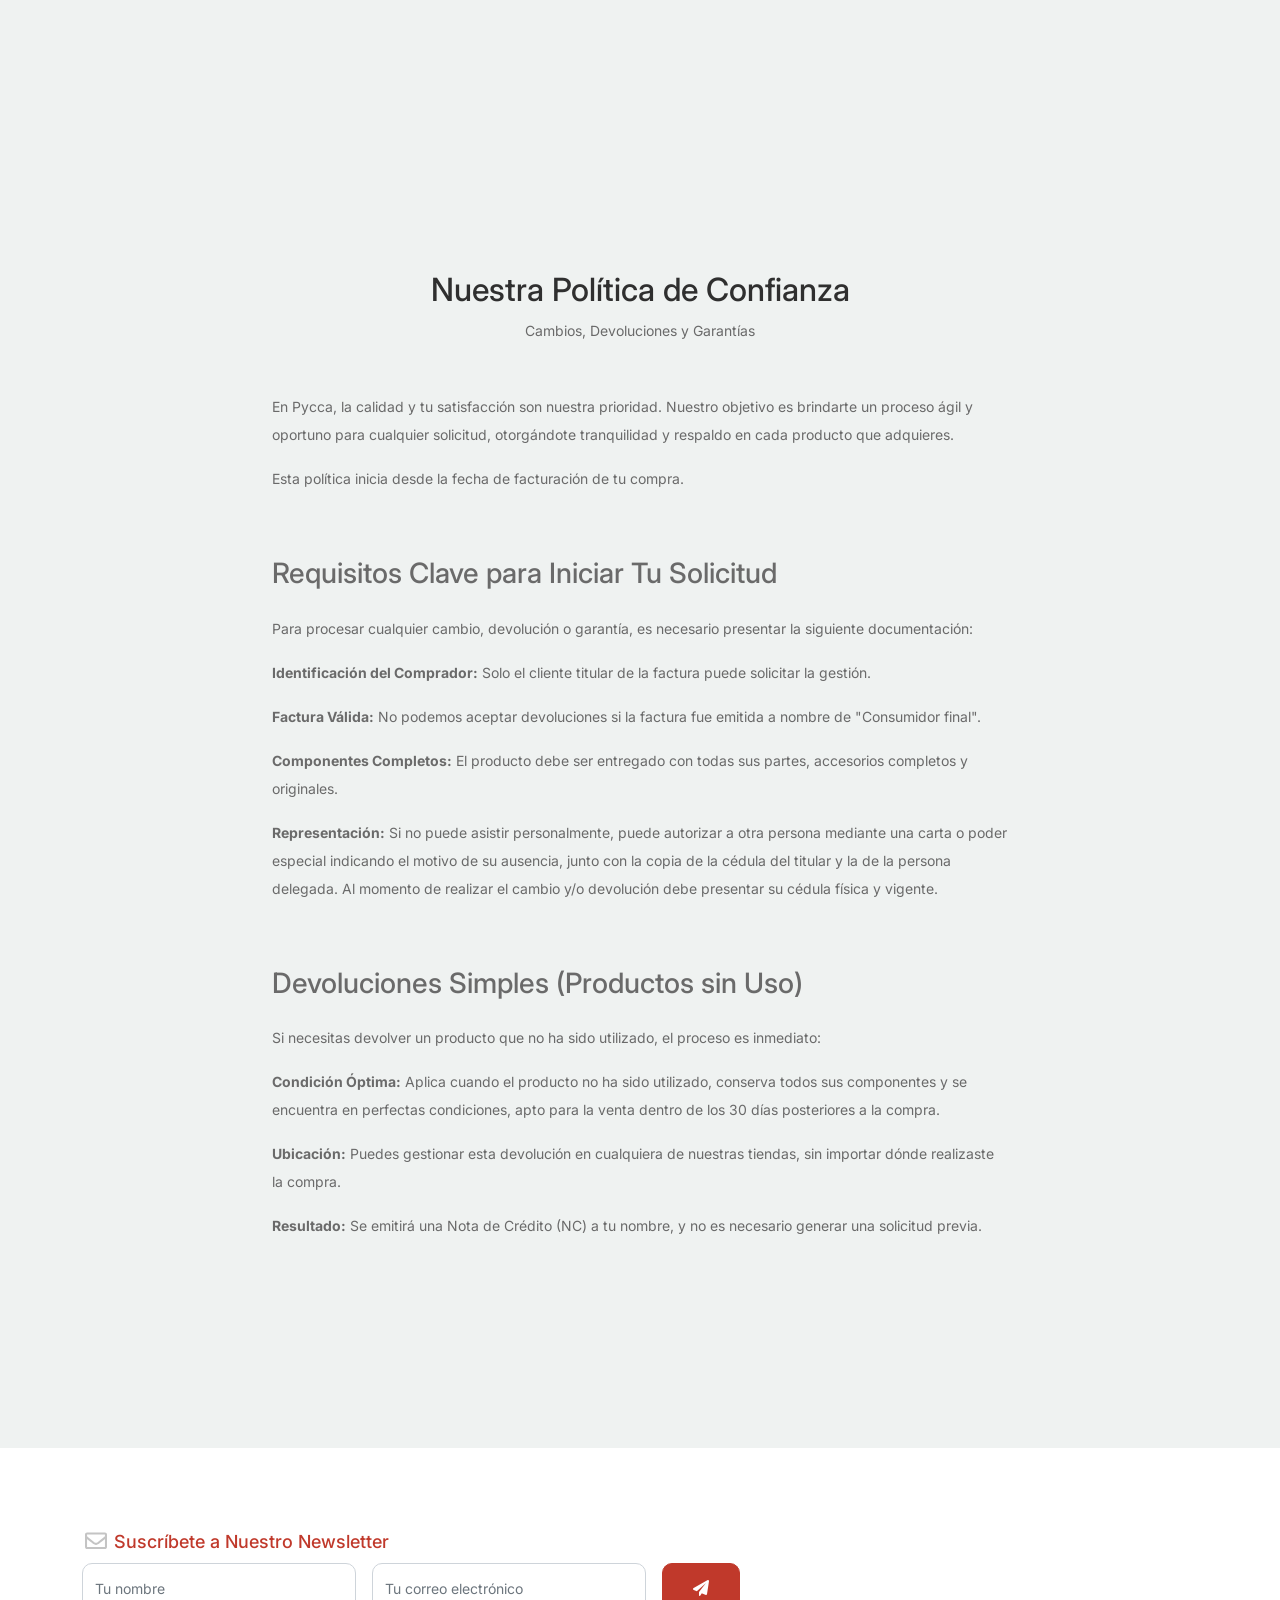
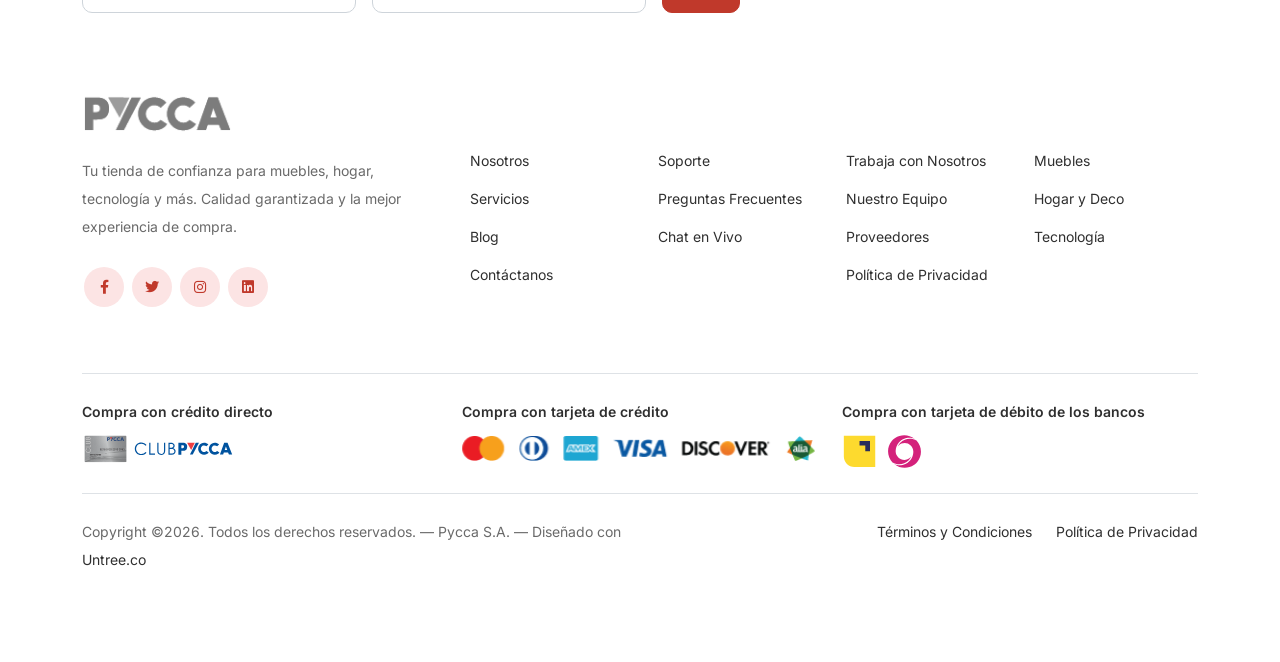
<file: services.html>
<!-- /*
* Bootstrap 5
* Template Name: Furni
* Template Author: Untree.co
* Template URI: https://untree.co/
* License: https://creativecommons.org/licenses/by/3.0/
*/ -->
<!doctype html>
<html lang="en">
<head>
  <meta charset="utf-8">
  <meta name="viewport" content="width=device-width, initial-scale=1, shrink-to-fit=no">
  <meta name="author" content="Untree.co">
  <link rel="shortcut icon" href="favicon.png">

  <meta name="description" content="" />
  <meta name="keywords" content="bootstrap, bootstrap4" />

		<!-- Bootstrap CSS -->
		<link href="css/bootstrap.min.css" rel="stylesheet">
		<link href="https://cdnjs.cloudflare.com/ajax/libs/font-awesome/6.0.0-beta3/css/all.min.css" rel="stylesheet">
		<link href="css/tiny-slider.css" rel="stylesheet">
		<link href="css/style.css" rel="stylesheet">
		<title>Pycca - Tu Tienda de Hogar, Muebles y Más </title>
	</head>

	<body>

		<!-- Start Header/Navigation -->
		<nav class="custom-navbar navbar navbar navbar-expand-md navbar-dark bg-dark" arial-label="Furni navigation bar">

			<div class="container">
				<a class="navbar-brand" href="index.html">Pycca<span>.</span></a>

				<button class="navbar-toggler" type="button" data-bs-toggle="collapse" data-bs-target="#navbarsFurni" aria-controls="navbarsFurni" aria-expanded="false" aria-label="Toggle navigation">
					<span class="navbar-toggler-icon"></span>
				</button>

				<div class="collapse navbar-collapse" id="navbarsFurni">
					<ul class="custom-navbar-nav navbar-nav ms-auto mb-2 mb-md-0">
						<li class="nav-item">
							<a class="nav-link" href="index.html">Inicio</a>
						</li>
						<li><a class="nav-link" href="shop.html">Tienda</a></li>
						<li><a class="nav-link" href="about.html">Nosotros</a></li>
						<li class="active"><a class="nav-link" href="services.html">Servicios</a></li>
						<li><a class="nav-link" href="blog.html">Blog</a></li>
						<li><a class="nav-link" href="contact.html">Contáctanos</a></li>
					</ul>

					<ul class="custom-navbar-cta navbar-nav mb-2 mb-md-0 ms-5">
						<li><a class="nav-link" href="#"><img src="images/user.svg"></a></li>
						<li><a class="nav-link" href="cart.html"><img src="images/cart.svg"></a></li>
					</ul>
				</div>
			</div>
				
		</nav>
		<!-- End Header/Navigation -->

		<!-- Start Hero Section -->
			<div class="hero">
				<div class="container">
					<div class="row justify-content-between">
						<div class="col-lg-5">
							<div class="intro-excerpt">
								<h1>Nuestros Servicios</h1>
								<p class="mb-4">Descubre todos los servicios que Pycca tiene para ti y tu hogar.</p>
								<p><a href="shop.html" class="btn btn-secondary me-2">Comprar Ahora</a><a href="#" class="btn btn-white-outline">Explorar</a></p>
							</div>
						</div>
						<div class="col-lg-7">

						</div>
					</div>
				</div>
			</div>
		<!-- End Hero Section -->

		

		<!-- Start Why Choose Us Section -->
		<div class="why-choose-section">
			<div class="container">
				
				
				<div class="row my-5">
					<div class="col-6 col-md-6 col-lg-3 mb-4">
						<div class="feature">
							<div class="icon">
								<img src="images/truck.svg" alt="Image" class="imf-fluid">
							</div>
							<h3>Envío Rápido y Gratis</h3>
							<p>Recibe tus productos en la puerta de tu hogar sin costo adicional en compras mayores a $50.</p>
						</div>
					</div>

					<div class="col-6 col-md-6 col-lg-3 mb-4">
						<div class="feature">
							<div class="icon">
								<img src="images/bag.svg" alt="Image" class="imf-fluid">
							</div>
							<h3>Compra Fácil y Segura</h3>
							<p>Proceso de compra simple, pago seguro y múltiples métodos de pago disponibles.</p>
						</div>
					</div>

					<div class="col-6 col-md-6 col-lg-3 mb-4">
						<div class="feature">
							<div class="icon">
								<img src="images/support.svg" alt="Image" class="imf-fluid">
							</div>
							<h3>Atención 24/7</h3>
							<p>Nuestro equipo está disponible para ayudarte en cualquier momento que lo necesites.</p>
						</div>
					</div>

					<div class="col-6 col-md-6 col-lg-3 mb-4">
						<div class="feature">
							<div class="icon">
								<img src="images/return.svg" alt="Image" class="imf-fluid">
							</div>
							<h3>Devoluciones Sin Problema</h3>
							<p>30 días para devoluciones sin preguntas. Tu satisfacción es nuestra prioridad.</p>
						</div>
					</div>

					<div class="col-6 col-md-6 col-lg-3 mb-4">
						<div class="feature">
							<div class="icon">
								<img src="images/truck.svg" alt="Image" class="imf-fluid">
							</div>
							<h3>Instalación a Domicilio</h3>
							<p>Servicio de montaje e instalación de muebles en la comodidad de tu hogar.</p>
						</div>
					</div>

					<div class="col-6 col-md-6 col-lg-3 mb-4">
						<div class="feature">
							<div class="icon">
								<img src="images/bag.svg" alt="Image" class="imf-fluid">
							</div>
							<h3>Asesoría de Decoración</h3>
							<p>Nuestros expertos te ayudan a elegir los mejores productos para tu espacio.</p>
						</div>
					</div>

					<div class="col-6 col-md-6 col-lg-3 mb-4">
						<div class="feature">
							<div class="icon">
								<img src="images/support.svg" alt="Image" class="imf-fluid">
							</div>
							<h3>Garantía Extendida</h3>
							<p>Protege tu compra con nuestra garantía extendida de hasta 3 años.</p>
						</div>
					</div>

					<div class="col-6 col-md-6 col-lg-3 mb-4">
						<div class="feature">
							<div class="icon">
								<img src="images/return.svg" alt="Image" class="imf-fluid">
							</div>
							<h3>Programa de Fidelización</h3>
							<p>Acumula puntos con cada compra y canjéalos por descuentos y premios exclusivos.</p>
						</div>
					</div>

				</div>
			
			</div>
		</div>
		<!-- End Why Choose Us Section -->

		<!-- Start Product Section -->
		<div class="product-section pt-0">
			<div class="container">
				<div class="row">

					<!-- Start Column 1 -->
					<div class="col-md-12 col-lg-3 mb-5 mb-lg-0">
						<h2 class="mb-4 section-title">Productos Más Vendidos.</h2>
						<p class="mb-4">Seleccionamos los mejores muebles y artículos para el hogar. Diseño moderno, materiales premium y precios competitivos.</p>
						<p><a href="shop.html" class="btn">Ver Tienda</a></p>
					</div> 
					<!-- End Column 1 -->

					<!-- Start Column 2 -->
					<div class="col-12 col-md-4 col-lg-3 mb-5 mb-md-0">
						<a class="product-item" href="cart.html">
							<img src="images/imagenes_pycca/butaca.webp" class="img-fluid product-thumbnail">
							<h3 class="product-title">Silla Nórdica</h3>
							<strong class="product-price">$89.00</strong>

							<span class="icon-cross">
								<img src="images/cross.svg" class="img-fluid">
							</span>
						</a>
					</div> 
					<!-- End Column 2 -->

					<!-- Start Column 3 -->
					<div class="col-12 col-md-4 col-lg-3 mb-5 mb-md-0">
						<a class="product-item" href="cart.html">
							<img src="images/imagenes_pycca/modular2.png" class="img-fluid product-thumbnail">
							<h3 class="product-title">Silla Ejecutiva Pro</h3>
							<strong class="product-price">$149.00</strong>

							<span class="icon-cross">
								<img src="images/cross.svg" class="img-fluid">
							</span>
						</a>
					</div>
					<!-- End Column 3 -->

					<!-- Start Column 4 -->
					<div class="col-12 col-md-4 col-lg-3 mb-5 mb-md-0">
						<a class="product-item" href="cart.html">
							<img src="images/imagenes_pycca/sillas.png" class="img-fluid product-thumbnail">
							<h3 class="product-title">Silla Ergonómica</h3>
							<strong class="product-price">$119.00</strong>

							<span class="icon-cross">
								<img src="images/cross.svg" class="img-fluid">
							</span>
						</a>
					</div>
					<!-- End Column 4 -->

				</div>
			</div>
		</div>
		<!-- End Product Section -->

		

		<!-- Start Política de Confianza Section -->
		<div class="untree_co-section before-footer-section">
			<div class="container">
				<div class="row mb-5">
					<div class="col-lg-8 mx-auto text-center">
						<h2 class="section-title">Nuestra Política de Confianza</h2>
						<p class="mb-0">Cambios, Devoluciones y Garantías</p>
					</div>
				</div>

				<div class="row mb-5">
					<div class="col-lg-8 mx-auto">
						<p>En Pycca, la calidad y tu satisfacción son nuestra prioridad. Nuestro objetivo es brindarte un proceso ágil y oportuno para cualquier solicitud, otorgándote tranquilidad y respaldo en cada producto que adquieres.</p>
						<p>Esta política inicia desde la fecha de facturación de tu compra.</p>
					</div>
				</div>

				<div class="row mb-5">
					<div class="col-lg-8 mx-auto">
						<h3 class="mb-4">Requisitos Clave para Iniciar Tu Solicitud</h3>
						<p>Para procesar cualquier cambio, devolución o garantía, es necesario presentar la siguiente documentación:</p>
						<ul class="list-unstyled">
							<li class="mb-3"><strong>Identificación del Comprador:</strong> Solo el cliente titular de la factura puede solicitar la gestión.</li>
							<li class="mb-3"><strong>Factura Válida:</strong> No podemos aceptar devoluciones si la factura fue emitida a nombre de "Consumidor final".</li>
							<li class="mb-3"><strong>Componentes Completos:</strong> El producto debe ser entregado con todas sus partes, accesorios completos y originales.</li>
							<li class="mb-3"><strong>Representación:</strong> Si no puede asistir personalmente, puede autorizar a otra persona mediante una carta o poder especial indicando el motivo de su ausencia, junto con la copia de la cédula del titular y la de la persona delegada. Al momento de realizar el cambio y/o devolución debe presentar su cédula física y vigente.</li>
						</ul>
					</div>
				</div>

				<div class="row">
					<div class="col-lg-8 mx-auto">
						<h3 class="mb-4">Devoluciones Simples (Productos sin Uso)</h3>
						<p>Si necesitas devolver un producto que no ha sido utilizado, el proceso es inmediato:</p>
						<ul class="list-unstyled">
							<li class="mb-3"><strong>Condición Óptima:</strong> Aplica cuando el producto no ha sido utilizado, conserva todos sus componentes y se encuentra en perfectas condiciones, apto para la venta dentro de los 30 días posteriores a la compra.</li>
							<li class="mb-3"><strong>Ubicación:</strong> Puedes gestionar esta devolución en cualquiera de nuestras tiendas, sin importar dónde realizaste la compra.</li>
							<li class="mb-3"><strong>Resultado:</strong> Se emitirá una Nota de Crédito (NC) a tu nombre, y no es necesario generar una solicitud previa.</li>
						</ul>
					</div>
				</div>
			</div>
		</div>
		<!-- End Política de Confianza Section -->

		

		<!-- Start Footer Section -->
		<footer class="footer-section">
			<div class="container relative">


				<div class="row">
					<div class="col-lg-8">
						<div class="subscription-form">
							<h3 class="d-flex align-items-center"><span class="me-1"><img src="images/envelope-outline.svg" alt="Image" class="img-fluid"></span><span>Suscríbete a Nuestro Newsletter</span></h3>

							<form action="#" class="row g-3">
								<div class="col-auto">
									<input type="text" class="form-control" placeholder="Tu nombre">
								</div>
								<div class="col-auto">
									<input type="email" class="form-control" placeholder="Tu correo electrónico">
								</div>
								<div class="col-auto">
									<button class="btn btn-primary">
										<span class="fa fa-paper-plane"></span>
									</button>
								</div>
							</form>

						</div>
					</div>
				</div>

				<div class="row g-5 mb-5">
					<div class="col-lg-4">
						<div class="mb-4 footer-logo-wrap"><a href="index.html"><img src="images/logos/logo_pycca2.png" alt="Pycca" class="img-fluid footer-logo-img"></a></div>
						<p class="mb-4">Tu tienda de confianza para muebles, hogar, tecnología y más. Calidad garantizada y la mejor experiencia de compra.</p>

						<ul class="list-unstyled custom-social">
							<li><a href="#"><span class="fa fa-brands fa-facebook-f"></span></a></li>
							<li><a href="#"><span class="fa fa-brands fa-twitter"></span></a></li>
							<li><a href="#"><span class="fa fa-brands fa-instagram"></span></a></li>
							<li><a href="#"><span class="fa fa-brands fa-linkedin"></span></a></li>
						</ul>
					</div>

					<div class="col-lg-8">
						<div class="row links-wrap">
							<div class="col-6 col-sm-6 col-md-3">
								<ul class="list-unstyled">
									<li><a href="about.html">Nosotros</a></li>
									<li><a href="services.html">Servicios</a></li>
									<li><a href="#">Blog</a></li>
									<li><a href="contact.html">Contáctanos</a></li>
								</ul>
							</div>

							<div class="col-6 col-sm-6 col-md-3">
								<ul class="list-unstyled">
									<li><a href="#">Soporte</a></li>
									<li><a href="#">Preguntas Frecuentes</a></li>
									<li><a href="#">Chat en Vivo</a></li>
								</ul>
							</div>

							<div class="col-6 col-sm-6 col-md-3">
								<ul class="list-unstyled">
									<li><a href="#">Trabaja con Nosotros</a></li>
									<li><a href="#">Nuestro Equipo</a></li>
									<li><a href="#">Proveedores</a></li>
									<li><a href="#">Política de Privacidad</a></li>
								</ul>
							</div>

							<div class="col-6 col-sm-6 col-md-3">
								<ul class="list-unstyled">
									<li><a href="#">Muebles</a></li>
									<li><a href="#">Hogar y Deco</a></li>
									<li><a href="#">Tecnología</a></li>
								</ul>
							</div>
						</div>
					</div>

				</div>

				<div class="border-top py-4">
					<div class="row">
						<div class="col-lg-4 mb-3 mb-lg-0">
							<p class="footer-payment-title">Compra con crédito directo</p>
							<div class="footer-payments">
								<img src="images/logos/tarjetapycca.svg" alt="Tarjeta Pycca">
							</div>
						</div>
						<div class="col-lg-4 mb-3 mb-lg-0">
							<p class="footer-payment-title">Compra con tarjeta de crédito</p>
							<div class="footer-payments">
								<img src="images/logos/pagos.png" alt="Métodos de pago">
							</div>
						</div>
						<div class="col-lg-4 mb-3 mb-lg-0">
							<p class="footer-payment-title">Compra con tarjeta de débito de los bancos</p>
							<div class="footer-payments">
								<img src="images/logos/logopichincha.svg" alt="Banco Pichincha">
								<img src="images/logos/logoguayaquil.svg" alt="Banco de Guayaquil">
							</div>
						</div>
					</div>
				</div>

				<div class="border-top copyright">
					<div class="row pt-4">
						<div class="col-lg-6">
							<p class="mb-2 text-center text-lg-start">Copyright &copy;<script>document.write(new Date().getFullYear());</script>. Todos los derechos reservados. &mdash; Pycca S.A. &mdash; Diseñado con <a href="https://untree.co">Untree.co</a> <!-- License information: https://untree.co/license/ -->
            </p>
						</div>

						<div class="col-lg-6 text-center text-lg-end">
							<ul class="list-unstyled d-inline-flex ms-auto">
								<li class="me-4"><a href="#">Términos y Condiciones</a></li>
								<li><a href="#">Política de Privacidad</a></li>
							</ul>
						</div>

					</div>
				</div>

			</div>
		</footer>
		<!-- End Footer Section -->	


		<script src="js/bootstrap.bundle.min.js"></script>
		<script src="js/tiny-slider.js"></script>
		<script src="js/custom.js"></script>
	</body>

</html>
</file>
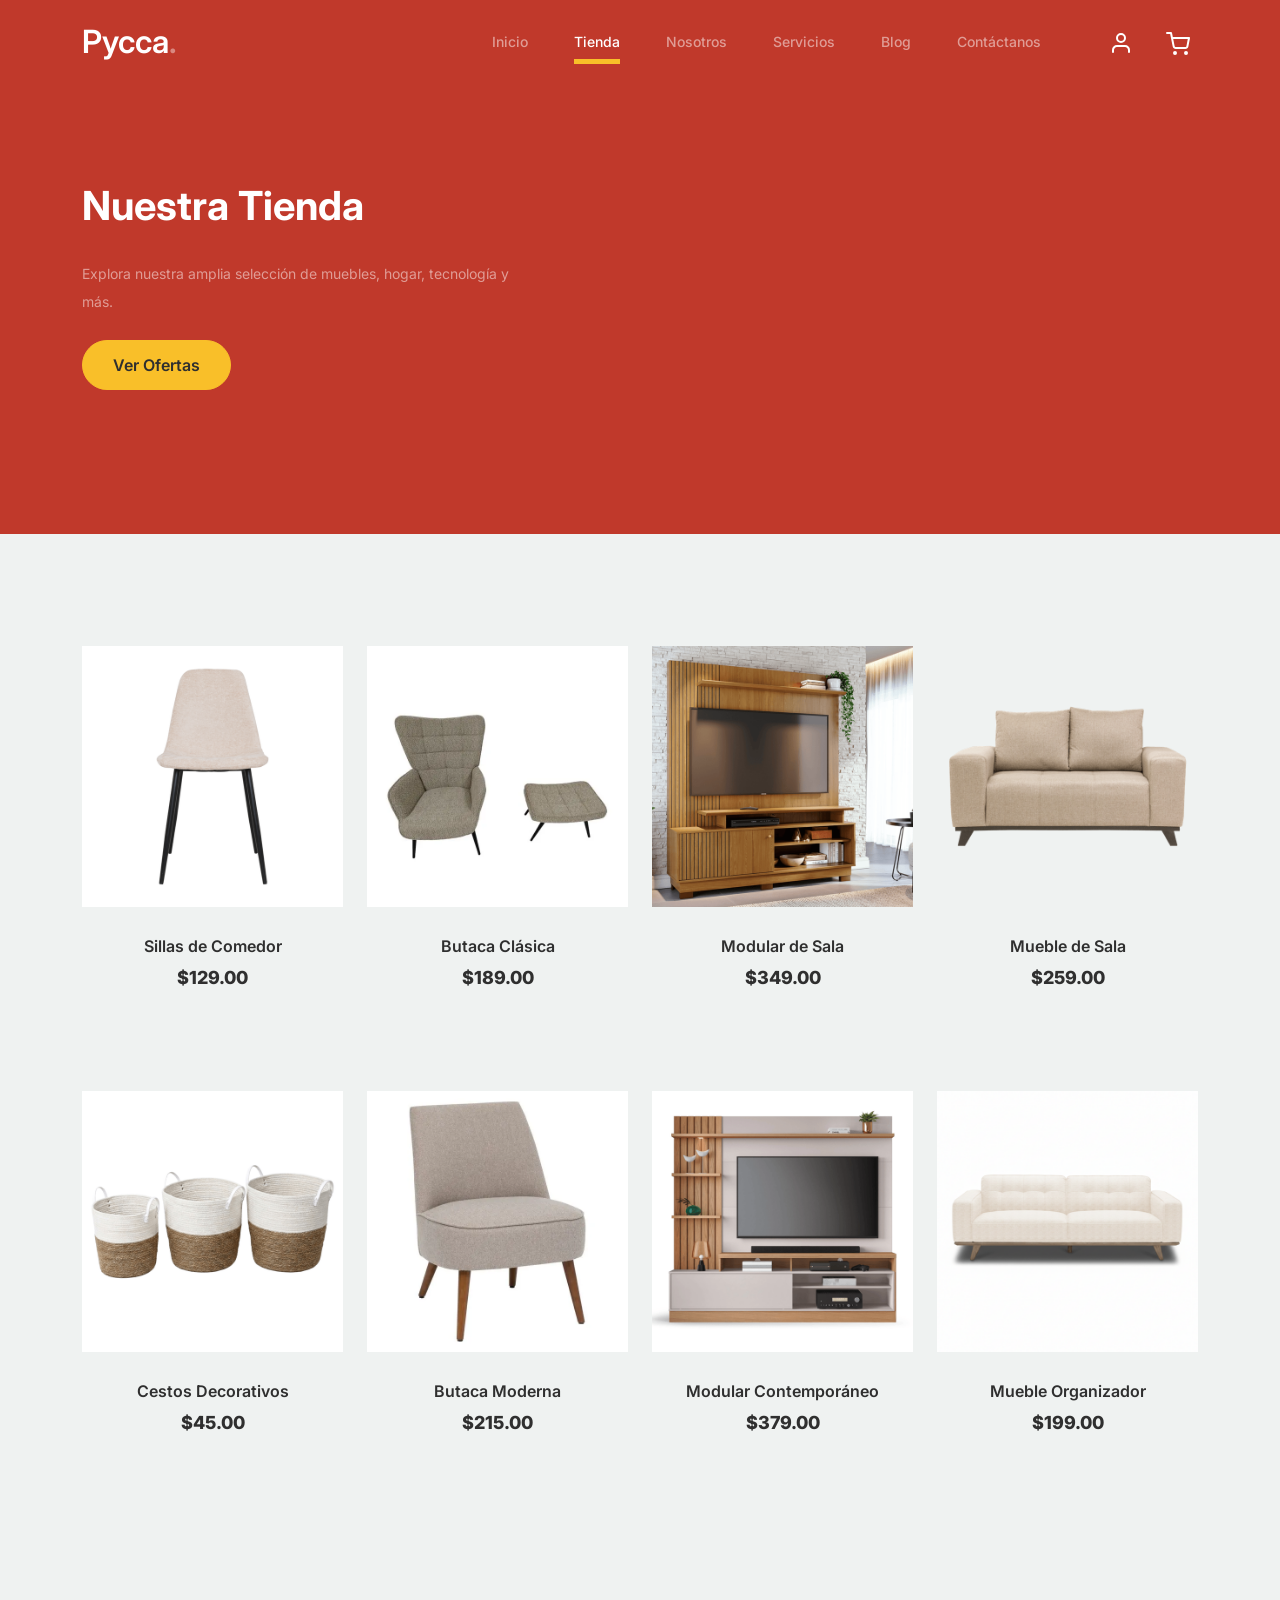
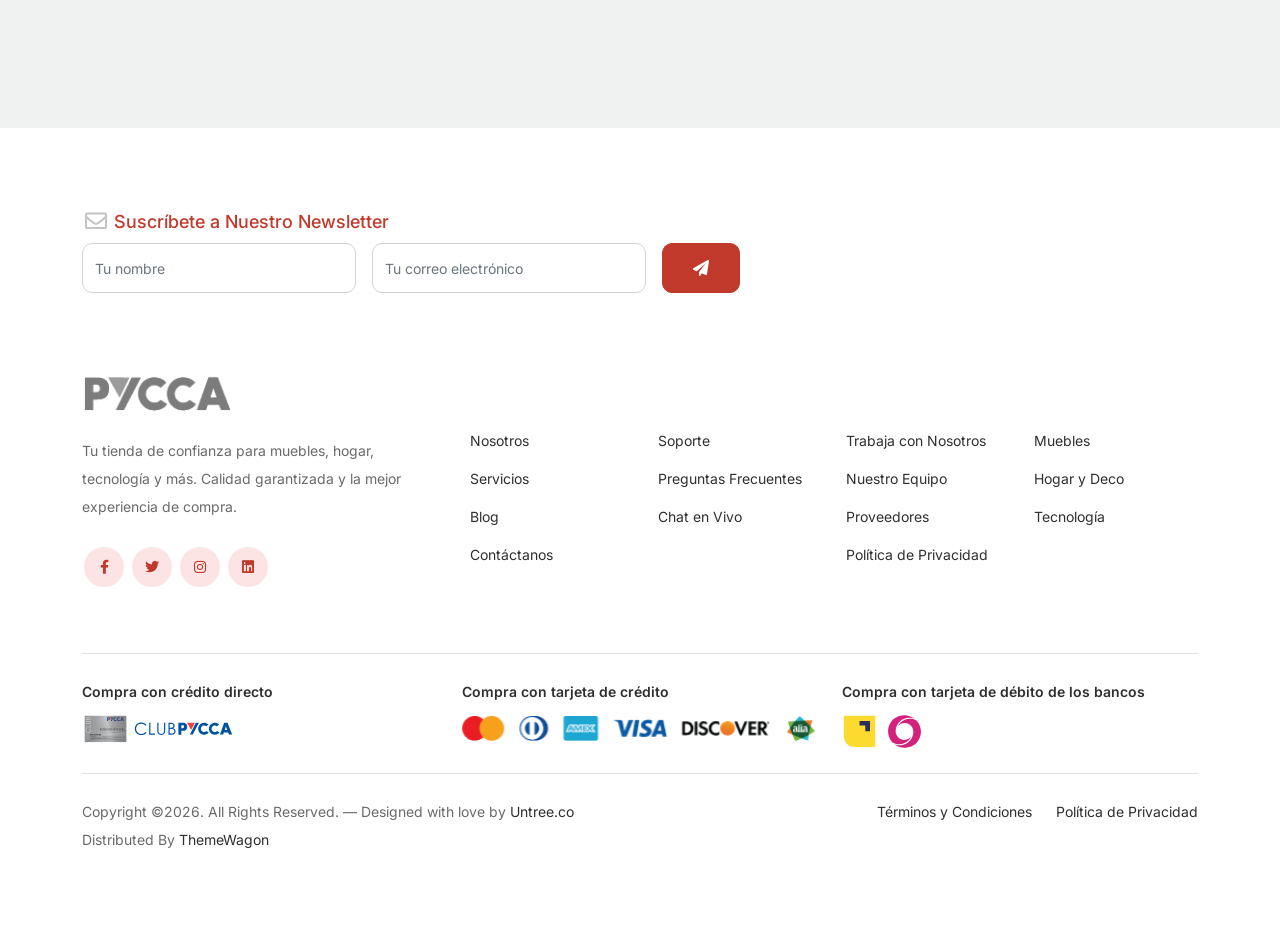
<file: shop.html>
<!-- /*
* Bootstrap 5
* Template Name: Furni
* Template Author: Untree.co
* Template URI: https://untree.co/
* License: https://creativecommons.org/licenses/by/3.0/
*/ -->
<!doctype html>
<html lang="en">
<head>
  <meta charset="utf-8">
  <meta name="viewport" content="width=device-width, initial-scale=1, shrink-to-fit=no">
  <meta name="author" content="Untree.co">
  <link rel="shortcut icon" href="favicon.png">

  <meta name="description" content="" />
  <meta name="keywords" content="bootstrap, bootstrap4" />

		<!-- Bootstrap CSS -->
		<link href="css/bootstrap.min.css" rel="stylesheet">
		<link href="https://cdnjs.cloudflare.com/ajax/libs/font-awesome/6.0.0-beta3/css/all.min.css" rel="stylesheet">
		<link href="css/tiny-slider.css" rel="stylesheet">
		<link href="css/style.css" rel="stylesheet">
		<title>Pycca - Tu Tienda de Hogar, Muebles y Más </title>
	</head>

	<body>

		<!-- Start Header/Navigation -->
		<nav class="custom-navbar navbar navbar navbar-expand-md navbar-dark bg-dark" arial-label="Furni navigation bar">

			<div class="container">
				<a class="navbar-brand" href="index.html">Pycca<span>.</span></a>

				<button class="navbar-toggler" type="button" data-bs-toggle="collapse" data-bs-target="#navbarsFurni" aria-controls="navbarsFurni" aria-expanded="false" aria-label="Toggle navigation">
					<span class="navbar-toggler-icon"></span>
				</button>

				<div class="collapse navbar-collapse" id="navbarsFurni">
					<ul class="custom-navbar-nav navbar-nav ms-auto mb-2 mb-md-0">
						<li class="nav-item ">
							<a class="nav-link" href="index.html">Inicio</a>
						</li>
						<li class="active"><a class="nav-link" href="shop.html">Tienda</a></li>
						<li><a class="nav-link" href="about.html">Nosotros</a></li>
						<li><a class="nav-link" href="services.html">Servicios</a></li>
						<li><a class="nav-link" href="blog.html">Blog</a></li>
						<li><a class="nav-link" href="contact.html">Contáctanos</a></li>
					</ul>

					<ul class="custom-navbar-cta navbar-nav mb-2 mb-md-0 ms-5">
						<li><a class="nav-link" href="#"><img src="images/user.svg"></a></li>
						<li><a class="nav-link" href="cart.html"><img src="images/cart.svg"></a></li>
					</ul>
				</div>
			</div>
				
		</nav>
		<!-- End Header/Navigation -->

		<!-- Start Hero Section -->
			<div class="hero">
				<div class="container">
					<div class="row justify-content-between">
						<div class="col-lg-5">
							<div class="intro-excerpt">
								<h1>Nuestra Tienda</h1>
								<p class="mb-4">Explora nuestra amplia selección de muebles, hogar, tecnología y más.</p>
								<p><a href="#" class="btn btn-secondary me-2">Ver Ofertas</a></p>
							</div>
						</div>
						<div class="col-lg-7">
							
						</div>
					</div>
				</div>
			</div>
		<!-- End Hero Section -->

		

		<div class="untree_co-section product-section before-footer-section">
		    <div class="container">
		      	<div class="row">

		      		<!-- Start Column 1 -->
					<div class="col-12 col-md-4 col-lg-3 mb-5">
						<a class="product-item" href="cart.html">
							<img src="images/imagenes_pycca/sillas.png" class="img-fluid product-thumbnail">
							<h3 class="product-title">Sillas de Comedor</h3>
							<strong class="product-price">$129.00</strong>

							<span class="icon-cross">
								<img src="images/cross.svg" class="img-fluid">
							</span>
						</a>
					</div>
					<!-- End Column 1 -->

					<!-- Start Column 2 -->
					<div class="col-12 col-md-4 col-lg-3 mb-5">
						<a class="product-item" href="cart.html">
							<img src="images/imagenes_pycca/butaca.webp" class="img-fluid product-thumbnail">
							<h3 class="product-title">Butaca Clásica</h3>
							<strong class="product-price">$189.00</strong>

							<span class="icon-cross">
								<img src="images/cross.svg" class="img-fluid">
							</span>
						</a>
					</div>
					<!-- End Column 2 -->

					<!-- Start Column 3 -->
					<div class="col-12 col-md-4 col-lg-3 mb-5">
						<a class="product-item" href="cart.html">
							<img src="images/imagenes_pycca/modular.png" class="img-fluid product-thumbnail">
							<h3 class="product-title">Modular de Sala</h3>
							<strong class="product-price">$349.00</strong>

							<span class="icon-cross">
								<img src="images/cross.svg" class="img-fluid">
							</span>
						</a>
					</div>
					<!-- End Column 3 -->

					<!-- Start Column 4 -->
					<div class="col-12 col-md-4 col-lg-3 mb-5">
						<a class="product-item" href="cart.html">
							<img src="images/imagenes_pycca/mueble.png" class="img-fluid product-thumbnail">
							<h3 class="product-title">Mueble de Sala</h3>
							<strong class="product-price">$259.00</strong>

							<span class="icon-cross">
								<img src="images/cross.svg" class="img-fluid">
							</span>
						</a>
					</div>
					<!-- End Column 4 -->


					<!-- Start Column 5 -->
					<div class="col-12 col-md-4 col-lg-3 mb-5">
						<a class="product-item" href="cart.html">
							<img src="images/imagenes_pycca/cestos.png" class="img-fluid product-thumbnail">
							<h3 class="product-title">Cestos Decorativos</h3>
							<strong class="product-price">$45.00</strong>

							<span class="icon-cross">
								<img src="images/cross.svg" class="img-fluid">
							</span>
						</a>
					</div>
					<!-- End Column 5 -->

					<!-- Start Column 6 -->
					<div class="col-12 col-md-4 col-lg-3 mb-5">
						<a class="product-item" href="cart.html">
							<img src="images/imagenes_pycca/butaca2.webp" class="img-fluid product-thumbnail">
							<h3 class="product-title">Butaca Moderna</h3>
							<strong class="product-price">$215.00</strong>

							<span class="icon-cross">
								<img src="images/cross.svg" class="img-fluid">
							</span>
						</a>
					</div>
					<!-- End Column 6 -->

					<!-- Start Column 7 -->
					<div class="col-12 col-md-4 col-lg-3 mb-5">
						<a class="product-item" href="cart.html">
							<img src="images/imagenes_pycca/modular2.png" class="img-fluid product-thumbnail">
							<h3 class="product-title">Modular Contemporáneo</h3>
							<strong class="product-price">$379.00</strong>

							<span class="icon-cross">
								<img src="images/cross.svg" class="img-fluid">
							</span>
						</a>
					</div>
					<!-- End Column 7 -->

					<!-- Start Column 8 -->
					<div class="col-12 col-md-4 col-lg-3 mb-5">
						<a class="product-item" href="cart.html">
							<img src="images/imagenes_pycca/mueble2.png" class="img-fluid product-thumbnail">
							<h3 class="product-title">Mueble Organizador</h3>
							<strong class="product-price">$199.00</strong>

							<span class="icon-cross">
								<img src="images/cross.svg" class="img-fluid">
							</span>
						</a>
					</div>
					<!-- End Column 8 -->

		      	</div>
		    </div>
		</div>


		<!-- Start Footer Section -->
		<footer class="footer-section">
			<div class="container relative">


				<div class="row">
					<div class="col-lg-8">
						<div class="subscription-form">
							<h3 class="d-flex align-items-center"><span class="me-1"><img src="images/envelope-outline.svg" alt="Image" class="img-fluid"></span><span>Suscríbete a Nuestro Newsletter</span></h3>

							<form action="#" class="row g-3">
								<div class="col-auto">
									<input type="text" class="form-control" placeholder="Tu nombre">
								</div>
								<div class="col-auto">
									<input type="email" class="form-control" placeholder="Tu correo electrónico">
								</div>
								<div class="col-auto">
									<button class="btn btn-primary">
										<span class="fa fa-paper-plane"></span>
									</button>
								</div>
							</form>

						</div>
					</div>
				</div>

				<div class="row g-5 mb-5">
					<div class="col-lg-4">
						<div class="mb-4 footer-logo-wrap"><a href="index.html"><img src="images/logos/logo_pycca2.png" alt="Pycca" class="img-fluid footer-logo-img"></a></div>
						<p class="mb-4">Tu tienda de confianza para muebles, hogar, tecnología y más. Calidad garantizada y la mejor experiencia de compra.</p>

						<ul class="list-unstyled custom-social">
							<li><a href="#"><span class="fa fa-brands fa-facebook-f"></span></a></li>
							<li><a href="#"><span class="fa fa-brands fa-twitter"></span></a></li>
							<li><a href="#"><span class="fa fa-brands fa-instagram"></span></a></li>
							<li><a href="#"><span class="fa fa-brands fa-linkedin"></span></a></li>
						</ul>
					</div>

					<div class="col-lg-8">
						<div class="row links-wrap">
							<div class="col-6 col-sm-6 col-md-3">
								<ul class="list-unstyled">
									<li><a href="about.html">Nosotros</a></li>
									<li><a href="services.html">Servicios</a></li>
									<li><a href="#">Blog</a></li>
									<li><a href="contact.html">Contáctanos</a></li>
								</ul>
							</div>

							<div class="col-6 col-sm-6 col-md-3">
								<ul class="list-unstyled">
									<li><a href="#">Soporte</a></li>
									<li><a href="#">Preguntas Frecuentes</a></li>
									<li><a href="#">Chat en Vivo</a></li>
								</ul>
							</div>

							<div class="col-6 col-sm-6 col-md-3">
								<ul class="list-unstyled">
									<li><a href="#">Trabaja con Nosotros</a></li>
									<li><a href="#">Nuestro Equipo</a></li>
									<li><a href="#">Proveedores</a></li>
									<li><a href="#">Política de Privacidad</a></li>
								</ul>
							</div>

							<div class="col-6 col-sm-6 col-md-3">
								<ul class="list-unstyled">
									<li><a href="#">Muebles</a></li>
									<li><a href="#">Hogar y Deco</a></li>
									<li><a href="#">Tecnología</a></li>
								</ul>
							</div>
						</div>
					</div>

				</div>

				<div class="border-top py-4">
					<div class="row">
						<div class="col-lg-4 mb-3 mb-lg-0">
							<p class="footer-payment-title">Compra con crédito directo</p>
							<div class="footer-payments">
								<img src="images/logos/tarjetapycca.svg" alt="Tarjeta Pycca">
							</div>
						</div>
						<div class="col-lg-4 mb-3 mb-lg-0">
							<p class="footer-payment-title">Compra con tarjeta de crédito</p>
							<div class="footer-payments">
								<img src="images/logos/pagos.png" alt="Métodos de pago">
							</div>
						</div>
						<div class="col-lg-4 mb-3 mb-lg-0">
							<p class="footer-payment-title">Compra con tarjeta de débito de los bancos</p>
							<div class="footer-payments">
								<img src="images/logos/logopichincha.svg" alt="Banco Pichincha">
								<img src="images/logos/logoguayaquil.svg" alt="Banco de Guayaquil">
							</div>
						</div>
					</div>
				</div>

				<div class="border-top copyright">
					<div class="row pt-4">
						<div class="col-lg-6">
							<p class="mb-2 text-center text-lg-start">Copyright &copy;<script>document.write(new Date().getFullYear());</script>. All Rights Reserved. &mdash; Designed with love by <a href="https://untree.co">Untree.co</a>  Distributed By <a href="https://themewagon.com">ThemeWagon</a> <!-- License information: https://untree.co/license/ -->
            </p>
						</div>

						<div class="col-lg-6 text-center text-lg-end">
							<ul class="list-unstyled d-inline-flex ms-auto">
								<li class="me-4"><a href="#">Términos y Condiciones</a></li>
								<li><a href="#">Política de Privacidad</a></li>
							</ul>
						</div>

					</div>
				</div>

			</div>
		</footer>
		<!-- End Footer Section -->	


		<script src="js/bootstrap.bundle.min.js"></script>
		<script src="js/tiny-slider.js"></script>
		<script src="js/custom.js"></script>
	</body>

</html>
</file>
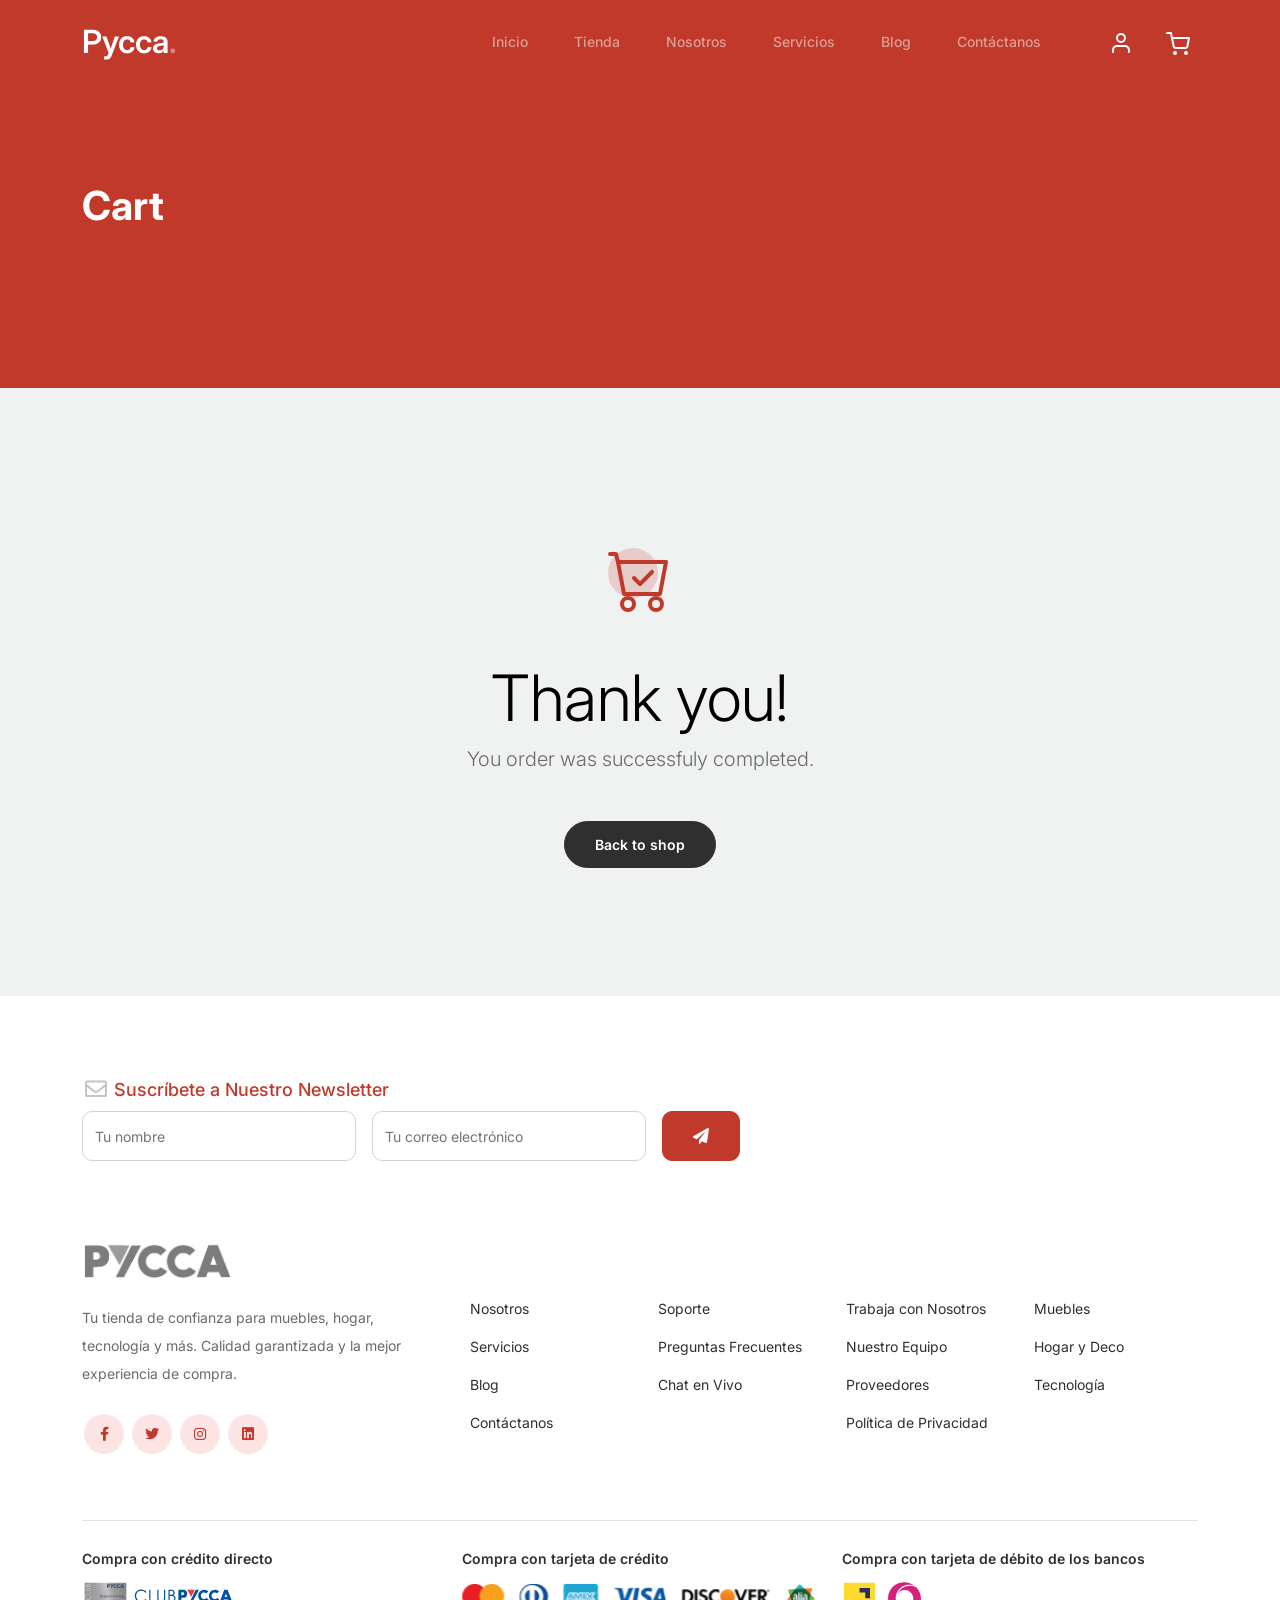
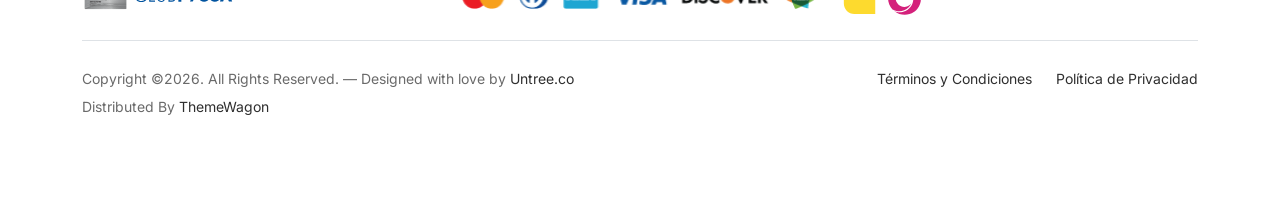
<file: thankyou.html>
<!-- /*
* Bootstrap 5
* Template Name: Furni
* Template Author: Untree.co
* Template URI: https://untree.co/
* License: https://creativecommons.org/licenses/by/3.0/
*/ -->
<!doctype html>
<html lang="en">
<head>
  <meta charset="utf-8">
  <meta name="viewport" content="width=device-width, initial-scale=1, shrink-to-fit=no">
  <meta name="author" content="Untree.co">
  <link rel="shortcut icon" href="favicon.png">

  <meta name="description" content="" />
  <meta name="keywords" content="bootstrap, bootstrap4" />

		<!-- Bootstrap CSS -->
		<link href="css/bootstrap.min.css" rel="stylesheet">
		<link href="https://cdnjs.cloudflare.com/ajax/libs/font-awesome/6.0.0-beta3/css/all.min.css" rel="stylesheet">
		<link href="css/tiny-slider.css" rel="stylesheet">
		<link href="css/style.css" rel="stylesheet">
		<title>Pycca - Tu Tienda de Hogar, Muebles y Más </title>
	</head>

	<body>

		<!-- Start Header/Navigation -->
		<nav class="custom-navbar navbar navbar navbar-expand-md navbar-dark bg-dark" arial-label="Furni navigation bar">

			<div class="container">
				<a class="navbar-brand" href="index.html">Pycca<span>.</span></a>

				<button class="navbar-toggler" type="button" data-bs-toggle="collapse" data-bs-target="#navbarsFurni" aria-controls="navbarsFurni" aria-expanded="false" aria-label="Toggle navigation">
					<span class="navbar-toggler-icon"></span>
				</button>

				<div class="collapse navbar-collapse" id="navbarsFurni">
					<ul class="custom-navbar-nav navbar-nav ms-auto mb-2 mb-md-0">
						<li class="nav-item ">
							<a class="nav-link" href="index.html">Inicio</a>
						</li>
						<li><a class="nav-link" href="shop.html">Tienda</a></li>
						<li><a class="nav-link" href="about.html">Nosotros</a></li>
						<li><a class="nav-link" href="services.html">Servicios</a></li>
						<li><a class="nav-link" href="blog.html">Blog</a></li>
						<li><a class="nav-link" href="contact.html">Contáctanos</a></li>
					</ul>

					<ul class="custom-navbar-cta navbar-nav mb-2 mb-md-0 ms-5">
						<li><a class="nav-link" href="#"><img src="images/user.svg"></a></li>
						<li><a class="nav-link" href="cart.html"><img src="images/cart.svg"></a></li>
					</ul>
				</div>
			</div>
				
		</nav>
		<!-- End Header/Navigation -->

		<!-- Start Hero Section -->
			<div class="hero">
				<div class="container">
					<div class="row justify-content-between">
						<div class="col-lg-5">
							<div class="intro-excerpt">
								<h1>Cart</h1>
							</div>
						</div>
						<div class="col-lg-7">
							
						</div>
					</div>
				</div>
			</div>
		<!-- End Hero Section -->

		

		<div class="untree_co-section">
    <div class="container">
      <div class="row">
        <div class="col-md-12 text-center pt-5">
          <span class="display-3 thankyou-icon text-primary">
            <svg width="1em" height="1em" viewBox="0 0 16 16" class="bi bi-cart-check mb-5" fill="currentColor" xmlns="http://www.w3.org/2000/svg">
              <path fill-rule="evenodd" d="M11.354 5.646a.5.5 0 0 1 0 .708l-3 3a.5.5 0 0 1-.708 0l-1.5-1.5a.5.5 0 1 1 .708-.708L8 8.293l2.646-2.647a.5.5 0 0 1 .708 0z"/>
              <path fill-rule="evenodd" d="M0 1.5A.5.5 0 0 1 .5 1H2a.5.5 0 0 1 .485.379L2.89 3H14.5a.5.5 0 0 1 .491.592l-1.5 8A.5.5 0 0 1 13 12H4a.5.5 0 0 1-.491-.408L2.01 3.607 1.61 2H.5a.5.5 0 0 1-.5-.5zM3.102 4l1.313 7h8.17l1.313-7H3.102zM5 12a2 2 0 1 0 0 4 2 2 0 0 0 0-4zm7 0a2 2 0 1 0 0 4 2 2 0 0 0 0-4zm-7 1a1 1 0 1 0 0 2 1 1 0 0 0 0-2zm7 0a1 1 0 1 0 0 2 1 1 0 0 0 0-2z"/>
            </svg>
          </span>
          <h2 class="display-3 text-black">Thank you!</h2>
          <p class="lead mb-5">You order was successfuly completed.</p>
          <p><a href="shop.html" class="btn btn-sm btn-outline-black">Back to shop</a></p>
        </div>
      </div>
    </div>
  </div>

		<!-- Start Footer Section -->
		<footer class="footer-section">
			<div class="container relative">


				<div class="row">
					<div class="col-lg-8">
						<div class="subscription-form">
							<h3 class="d-flex align-items-center"><span class="me-1"><img src="images/envelope-outline.svg" alt="Image" class="img-fluid"></span><span>Suscríbete a Nuestro Newsletter</span></h3>

							<form action="#" class="row g-3">
								<div class="col-auto">
									<input type="text" class="form-control" placeholder="Tu nombre">
								</div>
								<div class="col-auto">
									<input type="email" class="form-control" placeholder="Tu correo electrónico">
								</div>
								<div class="col-auto">
									<button class="btn btn-primary">
										<span class="fa fa-paper-plane"></span>
									</button>
								</div>
							</form>

						</div>
					</div>
				</div>

				<div class="row g-5 mb-5">
					<div class="col-lg-4">
						<div class="mb-4 footer-logo-wrap"><a href="index.html"><img src="images/logos/logo_pycca2.png" alt="Pycca" class="img-fluid footer-logo-img"></a></div>
						<p class="mb-4">Tu tienda de confianza para muebles, hogar, tecnología y más. Calidad garantizada y la mejor experiencia de compra.</p>

						<ul class="list-unstyled custom-social">
							<li><a href="#"><span class="fa fa-brands fa-facebook-f"></span></a></li>
							<li><a href="#"><span class="fa fa-brands fa-twitter"></span></a></li>
							<li><a href="#"><span class="fa fa-brands fa-instagram"></span></a></li>
							<li><a href="#"><span class="fa fa-brands fa-linkedin"></span></a></li>
						</ul>
					</div>

					<div class="col-lg-8">
						<div class="row links-wrap">
							<div class="col-6 col-sm-6 col-md-3">
								<ul class="list-unstyled">
									<li><a href="about.html">Nosotros</a></li>
									<li><a href="services.html">Servicios</a></li>
									<li><a href="#">Blog</a></li>
									<li><a href="contact.html">Contáctanos</a></li>
								</ul>
							</div>

							<div class="col-6 col-sm-6 col-md-3">
								<ul class="list-unstyled">
									<li><a href="#">Soporte</a></li>
									<li><a href="#">Preguntas Frecuentes</a></li>
									<li><a href="#">Chat en Vivo</a></li>
								</ul>
							</div>

							<div class="col-6 col-sm-6 col-md-3">
								<ul class="list-unstyled">
									<li><a href="#">Trabaja con Nosotros</a></li>
									<li><a href="#">Nuestro Equipo</a></li>
									<li><a href="#">Proveedores</a></li>
									<li><a href="#">Política de Privacidad</a></li>
								</ul>
							</div>

							<div class="col-6 col-sm-6 col-md-3">
								<ul class="list-unstyled">
									<li><a href="#">Muebles</a></li>
									<li><a href="#">Hogar y Deco</a></li>
									<li><a href="#">Tecnología</a></li>
								</ul>
							</div>
						</div>
					</div>

				</div>

				<div class="border-top py-4">
					<div class="row">
						<div class="col-lg-4 mb-3 mb-lg-0">
							<p class="footer-payment-title">Compra con crédito directo</p>
							<div class="footer-payments">
								<img src="images/logos/tarjetapycca.svg" alt="Tarjeta Pycca">
							</div>
						</div>
						<div class="col-lg-4 mb-3 mb-lg-0">
							<p class="footer-payment-title">Compra con tarjeta de crédito</p>
							<div class="footer-payments">
								<img src="images/logos/pagos.png" alt="Métodos de pago">
							</div>
						</div>
						<div class="col-lg-4 mb-3 mb-lg-0">
							<p class="footer-payment-title">Compra con tarjeta de débito de los bancos</p>
							<div class="footer-payments">
								<img src="images/logos/logopichincha.svg" alt="Banco Pichincha">
								<img src="images/logos/logoguayaquil.svg" alt="Banco de Guayaquil">
							</div>
						</div>
					</div>
				</div>

				<div class="border-top copyright">
					<div class="row pt-4">
						<div class="col-lg-6">
							<p class="mb-2 text-center text-lg-start">Copyright &copy;<script>document.write(new Date().getFullYear());</script>. All Rights Reserved. &mdash; Designed with love by <a href="https://untree.co">Untree.co</a> Distributed By <a href="https://themewagon.com">ThemeWagon</a> <!-- License information: https://untree.co/license/ -->
            </p>
						</div>

						<div class="col-lg-6 text-center text-lg-end">
							<ul class="list-unstyled d-inline-flex ms-auto">
								<li class="me-4"><a href="#">Términos y Condiciones</a></li>
								<li><a href="#">Política de Privacidad</a></li>
							</ul>
						</div>

					</div>
				</div>

			</div>
		</footer>
		<!-- End Footer Section -->	


		<script src="js/bootstrap.bundle.min.js"></script>
		<script src="js/tiny-slider.js"></script>
		<script src="js/custom.js"></script>
	</body>

</html>
</file>
<file: css/tiny-slider.css>
.tns-outer{padding:0 !important}.tns-outer [hidden]{display:none !important}.tns-outer [aria-controls],.tns-outer [data-action]{cursor:pointer}.tns-slider{-webkit-transition:all 0s;-moz-transition:all 0s;transition:all 0s}.tns-slider>.tns-item{-webkit-box-sizing:border-box;-moz-box-sizing:border-box;box-sizing:border-box}.tns-horizontal.tns-subpixel{white-space:nowrap}.tns-horizontal.tns-subpixel>.tns-item{display:inline-block;vertical-align:top;white-space:normal}.tns-horizontal.tns-no-subpixel:after{content:'';display:table;clear:both}.tns-horizontal.tns-no-subpixel>.tns-item{float:left}.tns-horizontal.tns-carousel.tns-no-subpixel>.tns-item{margin-right:-100%}.tns-no-calc{position:relative;left:0}.tns-gallery{position:relative;left:0;min-height:1px}.tns-gallery>.tns-item{position:absolute;left:-100%;-webkit-transition:transform 0s, opacity 0s;-moz-transition:transform 0s, opacity 0s;transition:transform 0s, opacity 0s}.tns-gallery>.tns-slide-active{position:relative;left:auto !important}.tns-gallery>.tns-moving{-webkit-transition:all 0.25s;-moz-transition:all 0.25s;transition:all 0.25s}.tns-autowidth{display:inline-block}.tns-lazy-img{-webkit-transition:opacity 0.6s;-moz-transition:opacity 0.6s;transition:opacity 0.6s;opacity:0.6}.tns-lazy-img.tns-complete{opacity:1}.tns-ah{-webkit-transition:height 0s;-moz-transition:height 0s;transition:height 0s}.tns-ovh{overflow:hidden}.tns-visually-hidden{position:absolute;left:-10000em}.tns-transparent{opacity:0;visibility:hidden}.tns-fadeIn{opacity:1;filter:alpha(opacity=100);z-index:0}.tns-normal,.tns-fadeOut{opacity:0;filter:alpha(opacity=0);z-index:-1}.tns-vpfix{white-space:nowrap}.tns-vpfix>div,.tns-vpfix>li{display:inline-block}.tns-t-subp2{margin:0 auto;width:310px;position:relative;height:10px;overflow:hidden}.tns-t-ct{width:2333.3333333%;width:-webkit-calc(100% * 70 / 3);width:-moz-calc(100% * 70 / 3);width:calc(100% * 70 / 3);position:absolute;right:0}.tns-t-ct:after{content:'';display:table;clear:both}.tns-t-ct>div{width:1.4285714%;width:-webkit-calc(100% / 70);width:-moz-calc(100% / 70);width:calc(100% / 70);height:10px;float:left}

/*# sourceMappingURL=sourcemaps/tiny-slider.css.map */
</file>
<file: css/style.css>
/*
* Template Name: UntreeStore
* Template Author: Untree.co
* Author URI: https://untree.co/
* License: https://creativecommons.org/licenses/by/3.0/
*/
@import url("https://fonts.googleapis.com/css2?family=Inter:wght@400;500;600;700;800&display=swap");
body {
  overflow-x: hidden;
  position: relative; }

body {
  font-family: "Inter", sans-serif;
  font-weight: 400;
  line-height: 28px;
  color: #6a6a6a;
  font-size: 14px;
  background-color: #eff2f1; }

a {
  text-decoration: none;
  -webkit-transition: .3s all ease;
  -o-transition: .3s all ease;
  transition: .3s all ease;
  color: #2f2f2f;
  text-decoration: underline; }
  a:hover {
    color: #2f2f2f;
    text-decoration: none; }
  a.more {
    font-weight: 600; }

.custom-navbar {
  background: #c0392b !important;
  padding-top: 20px;
  padding-bottom: 20px; }
  .custom-navbar .navbar-brand {
    font-size: 32px;
    font-weight: 600; }
    .custom-navbar .navbar-brand > span {
      opacity: .4; }
  .custom-navbar .navbar-toggler {
    border-color: transparent; }
    .custom-navbar .navbar-toggler:active, .custom-navbar .navbar-toggler:focus {
      -webkit-box-shadow: none;
      box-shadow: none;
      outline: none; }
  @media (min-width: 992px) {
    .custom-navbar .custom-navbar-nav li {
      margin-left: 15px;
      margin-right: 15px; } }
  .custom-navbar .custom-navbar-nav li a {
    font-weight: 500;
    color: #ffffff !important;
    opacity: .5;
    -webkit-transition: .3s all ease;
    -o-transition: .3s all ease;
    transition: .3s all ease;
    position: relative; }
    @media (min-width: 768px) {
      .custom-navbar .custom-navbar-nav li a:before {
        content: "";
        position: absolute;
        bottom: 0;
        left: 8px;
        right: 8px;
        background: #f9bf29;
        height: 5px;
        opacity: 1;
        visibility: visible;
        width: 0;
        -webkit-transition: .15s all ease-out;
        -o-transition: .15s all ease-out;
        transition: .15s all ease-out; } }
    .custom-navbar .custom-navbar-nav li a:hover {
      opacity: 1; }
      .custom-navbar .custom-navbar-nav li a:hover:before {
        width: calc(100% - 16px); }
  .custom-navbar .custom-navbar-nav li.active a {
    opacity: 1; }
    .custom-navbar .custom-navbar-nav li.active a:before {
      width: calc(100% - 16px); }
  .custom-navbar .custom-navbar-cta {
    margin-left: 0 !important;
    -webkit-box-orient: horizontal;
    -webkit-box-direction: normal;
    -ms-flex-direction: row;
    flex-direction: row; }
    @media (min-width: 768px) {
      .custom-navbar .custom-navbar-cta {
        margin-left: 40px !important; } }
    .custom-navbar .custom-navbar-cta li {
      margin-left: 0px;
      margin-right: 0px; }
      .custom-navbar .custom-navbar-cta li:first-child {
        margin-right: 20px; }

.hero {
  background: #c0392b;
  padding: calc(4rem - 30px) 0 0rem 0; }
  @media (min-width: 768px) {
    .hero {
      padding: calc(4rem - 30px) 0 4rem 0; } }
  @media (min-width: 992px) {
    .hero {
      padding: calc(8rem - 30px) 0 8rem 0; } }
  .hero .intro-excerpt {
    position: relative;
    z-index: 4; }
    @media (min-width: 992px) {
      .hero .intro-excerpt {
        max-width: 450px; } }
  .hero h1 {
    font-weight: 700;
    color: #ffffff;
    margin-bottom: 30px; }
    @media (min-width: 1400px) {
      .hero h1 {
        font-size: 54px; } }
  .hero p {
    color: rgba(255, 255, 255, 0.5);
    margin-botom: 30px; }
  .hero .hero-img-wrap {
    position: relative; }
    .hero .hero-img-wrap img {
      position: relative;
      top: 0px;
      right: 0px;
      z-index: 2;
      max-width: 780px;
      left: -20px; }
      @media (min-width: 768px) {
        .hero .hero-img-wrap img {
          right: 0px;
          left: -100px; } }
      @media (min-width: 992px) {
        .hero .hero-img-wrap img {
          left: 0px;
          top: -80px;
          position: absolute;
          right: -50px; } }
      @media (min-width: 1200px) {
        .hero .hero-img-wrap img {
          left: 0px;
          top: -80px;
          right: -100px; } }
    .hero .hero-img-wrap:after {
      content: "";
      position: absolute;
      width: 255px;
      height: 217px;
      background-image: url("../images/dots-light.svg");
      background-size: contain;
      background-repeat: no-repeat;
      right: -100px;
      top: -0px; }
      @media (min-width: 1200px) {
        .hero .hero-img-wrap:after {
          top: -40px; } }

.btn {
  font-weight: 600;
  padding: 12px 30px;
  border-radius: 30px;
  color: #ffffff;
  background: #2f2f2f;
  border-color: #2f2f2f; }
  .btn:hover {
    color: #ffffff;
    background: #222222;
    border-color: #222222; }
  .btn:active, .btn:focus {
    outline: none !important;
    -webkit-box-shadow: none;
    box-shadow: none; }
  .btn.btn-primary {
    background: #c0392b;
    border-color: #c0392b; }
    .btn.btn-primary:hover {
      background: #a93226;
      border-color: #a93226; }
  .btn.btn-secondary {
    color: #2f2f2f;
    background: #f9bf29;
    border-color: #f9bf29; }
    .btn.btn-secondary:hover {
      background: #f8b810;
      border-color: #f8b810; }
  .btn.btn-white-outline {
    background: transparent;
    border-width: 2px;
    border-color: rgba(255, 255, 255, 0.3); }
    .btn.btn-white-outline:hover {
      border-color: white;
      color: #ffffff; }

.section-title {
  color: #2f2f2f; }

.product-section {
  padding: 7rem 0; }
  .product-section .product-item {
    text-align: center;
    text-decoration: none;
    display: block;
    position: relative;
    padding-bottom: 50px;
    cursor: pointer; }
    .product-section .product-item .product-thumbnail {
      margin-bottom: 30px;
      position: relative;
      top: 0;
      -webkit-transition: .3s all ease;
      -o-transition: .3s all ease;
      transition: .3s all ease; }
    .product-section .product-item h3 {
      font-weight: 600;
      font-size: 16px; }
    .product-section .product-item strong {
      font-weight: 800 !important;
      font-size: 18px !important; }
    .product-section .product-item h3, .product-section .product-item strong {
      color: #2f2f2f;
      text-decoration: none; }
    .product-section .product-item .icon-cross {
      position: absolute;
      width: 35px;
      height: 35px;
      display: inline-block;
      background: #2f2f2f;
      bottom: 15px;
      left: 50%;
      -webkit-transform: translateX(-50%);
      -ms-transform: translateX(-50%);
      transform: translateX(-50%);
      margin-bottom: -17.5px;
      border-radius: 50%;
      opacity: 0;
      visibility: hidden;
      -webkit-transition: .3s all ease;
      -o-transition: .3s all ease;
      transition: .3s all ease; }
      .product-section .product-item .icon-cross img {
        position: absolute;
        left: 50%;
        top: 50%;
        -webkit-transform: translate(-50%, -50%);
        -ms-transform: translate(-50%, -50%);
        transform: translate(-50%, -50%); }
    .product-section .product-item:before {
      bottom: 0;
      left: 0;
      right: 0;
      position: absolute;
      content: "";
      background: #fce4e4;
      height: 0%;
      z-index: -1;
      border-radius: 10px;
      -webkit-transition: .3s all ease;
      -o-transition: .3s all ease;
      transition: .3s all ease; }
    .product-section .product-item:hover .product-thumbnail {
      top: -25px; }
    .product-section .product-item:hover .icon-cross {
      bottom: 0;
      opacity: 1;
      visibility: visible; }
    .product-section .product-item:hover:before {
      height: 70%; }

.why-choose-section {
  padding: 7rem 0; }
  .why-choose-section .img-wrap {
    position: relative; }
    .why-choose-section .img-wrap:before {
      position: absolute;
      content: "";
      width: 255px;
      height: 217px;
      background-image: url("../images/dots-yellow.svg");
      background-repeat: no-repeat;
      background-size: contain;
      -webkit-transform: translate(-40%, -40%);
      -ms-transform: translate(-40%, -40%);
      transform: translate(-40%, -40%);
      z-index: -1; }
    .why-choose-section .img-wrap img {
      border-radius: 20px; }

.feature {
  margin-bottom: 30px; }
  .feature .icon {
    display: inline-block;
    position: relative;
    margin-bottom: 20px; }
    .feature .icon:before {
      content: "";
      width: 33px;
      height: 33px;
      position: absolute;
      background: rgba(192, 57, 43, 0.2);
      border-radius: 50%;
      right: -8px;
      bottom: 0; }
  .feature h3 {
    font-size: 14px;
    color: #2f2f2f; }
  .feature p {
    font-size: 14px;
    line-height: 22px;
    color: #6a6a6a; }

.we-help-section {
  padding: 7rem 0; }
  .we-help-section .imgs-grid {
    display: -ms-grid;
    display: grid;
    -ms-grid-columns: (1fr)[27];
    grid-template-columns: repeat(27, 1fr);
    position: relative; }
    .we-help-section .imgs-grid:before {
      position: absolute;
      content: "";
      width: 255px;
      height: 217px;
      background-image: url("../images/dots-green.svg");
      background-size: contain;
      background-repeat: no-repeat;
      -webkit-transform: translate(-40%, -40%);
      -ms-transform: translate(-40%, -40%);
      transform: translate(-40%, -40%);
      z-index: -1; }
    .we-help-section .imgs-grid .grid {
      position: relative; }
      .we-help-section .imgs-grid .grid img {
        border-radius: 20px;
        max-width: 100%; }
      .we-help-section .imgs-grid .grid.grid-1 {
        -ms-grid-column: 1;
        -ms-grid-column-span: 18;
        grid-column: 1 / span 18;
        -ms-grid-row: 1;
        -ms-grid-row-span: 27;
        grid-row: 1 / span 27; }
      .we-help-section .imgs-grid .grid.grid-2 {
        -ms-grid-column: 19;
        -ms-grid-column-span: 27;
        grid-column: 19 / span 27;
        -ms-grid-row: 1;
        -ms-grid-row-span: 5;
        grid-row: 1 / span 5;
        padding-left: 20px; }
      .we-help-section .imgs-grid .grid.grid-3 {
        -ms-grid-column: 14;
        -ms-grid-column-span: 16;
        grid-column: 14 / span 16;
        -ms-grid-row: 6;
        -ms-grid-row-span: 27;
        grid-row: 6 / span 27;
        padding-top: 20px; }

.custom-list {
  width: 100%; }
  .custom-list li {
    display: inline-block;
    width: calc(50% - 20px);
    margin-bottom: 12px;
    line-height: 1.5;
    position: relative;
    padding-left: 20px; }
    .custom-list li:before {
      content: "";
      width: 8px;
      height: 8px;
      border-radius: 50%;
      border: 2px solid #c0392b;
      position: absolute;
      left: 0;
      top: 8px; }

.popular-product {
  padding: 0 0 7rem 0; }
  .popular-product .product-item-sm h3 {
    font-size: 14px;
    font-weight: 700;
    color: #2f2f2f; }
  .popular-product .product-item-sm a {
    text-decoration: none;
    color: #2f2f2f;
    -webkit-transition: .3s all ease;
    -o-transition: .3s all ease;
    transition: .3s all ease; }
    .popular-product .product-item-sm a:hover {
      color: rgba(47, 47, 47, 0.5); }
  .popular-product .product-item-sm p {
    line-height: 1.4;
    margin-bottom: 10px;
    font-size: 14px; }
  .popular-product .product-item-sm .thumbnail {
    margin-right: 10px;
    -webkit-box-flex: 0;
    -ms-flex: 0 0 120px;
    flex: 0 0 120px;
    position: relative; }
    .popular-product .product-item-sm .thumbnail:before {
      content: "";
      position: absolute;
      border-radius: 20px;
      background: #fce4e4;
      width: 98px;
      height: 98px;
      top: 50%;
      left: 50%;
      -webkit-transform: translate(-50%, -50%);
      -ms-transform: translate(-50%, -50%);
      transform: translate(-50%, -50%);
      z-index: -1; }

.testimonial-section {
  padding: 3rem 0 7rem 0; }

.testimonial-slider-wrap {
  position: relative; }
  .testimonial-slider-wrap .tns-inner {
    padding-top: 30px; }
  .testimonial-slider-wrap .item .testimonial-block blockquote {
    font-size: 16px; }
    @media (min-width: 768px) {
      .testimonial-slider-wrap .item .testimonial-block blockquote {
        line-height: 32px;
        font-size: 18px; } }
  .testimonial-slider-wrap .item .testimonial-block .author-info .author-pic {
    margin-bottom: 20px; }
    .testimonial-slider-wrap .item .testimonial-block .author-info .author-pic img {
      max-width: 80px;
      border-radius: 50%; }
  .testimonial-slider-wrap .item .testimonial-block .author-info h3 {
    font-size: 14px;
    font-weight: 700;
    color: #2f2f2f;
    margin-bottom: 0; }
  .testimonial-slider-wrap #testimonial-nav {
    position: absolute;
    top: 50%;
    z-index: 99;
    width: 100%;
    display: none; }
    @media (min-width: 768px) {
      .testimonial-slider-wrap #testimonial-nav {
        display: block; } }
    .testimonial-slider-wrap #testimonial-nav > span {
      cursor: pointer;
      position: absolute;
      width: 58px;
      height: 58px;
      line-height: 58px;
      border-radius: 50%;
      background: rgba(192, 57, 43, 0.1);
      color: #2f2f2f;
      -webkit-transition: .3s all ease;
      -o-transition: .3s all ease;
      transition: .3s all ease; }
      .testimonial-slider-wrap #testimonial-nav > span:hover {
        background: #c0392b;
        color: #ffffff; }
    .testimonial-slider-wrap #testimonial-nav .prev {
      left: -10px; }
    .testimonial-slider-wrap #testimonial-nav .next {
      right: 0; }
  .testimonial-slider-wrap .tns-nav {
    position: absolute;
    bottom: -50px;
    left: 50%;
    -webkit-transform: translateX(-50%);
    -ms-transform: translateX(-50%);
    transform: translateX(-50%); }
    .testimonial-slider-wrap .tns-nav button {
      background: none;
      border: none;
      display: inline-block;
      position: relative;
      width: 0 !important;
      height: 7px !important;
      margin: 2px; }
      .testimonial-slider-wrap .tns-nav button:active, .testimonial-slider-wrap .tns-nav button:focus, .testimonial-slider-wrap .tns-nav button:hover {
        outline: none;
        -webkit-box-shadow: none;
        box-shadow: none;
        background: none; }
      .testimonial-slider-wrap .tns-nav button:before {
        display: block;
        width: 7px;
        height: 7px;
        left: 0;
        top: 0;
        position: absolute;
        content: "";
        border-radius: 50%;
        -webkit-transition: .3s all ease;
        -o-transition: .3s all ease;
        transition: .3s all ease;
        background-color: #d6d6d6; }
      .testimonial-slider-wrap .tns-nav button:hover:before, .testimonial-slider-wrap .tns-nav button.tns-nav-active:before {
        background-color: #c0392b; }

.before-footer-section {
  padding: 7rem 0 12rem 0 !important; }

.blog-section {
  padding: 7rem 0 12rem 0; }
  .blog-section .post-entry a {
    text-decoration: none; }
  .blog-section .post-entry .post-thumbnail {
    display: block;
    margin-bottom: 20px; }
    .blog-section .post-entry .post-thumbnail img {
      border-radius: 20px;
      -webkit-transition: .3s all ease;
      -o-transition: .3s all ease;
      transition: .3s all ease; }
  .blog-section .post-entry .post-content-entry {
    padding-left: 15px;
    padding-right: 15px; }
    .blog-section .post-entry .post-content-entry h3 {
      font-size: 16px;
      margin-bottom: 0;
      font-weight: 600;
      margin-bottom: 7px; }
    .blog-section .post-entry .post-content-entry .meta {
      font-size: 14px; }
      .blog-section .post-entry .post-content-entry .meta a {
        font-weight: 600; }
  .blog-section .post-entry:hover .post-thumbnail img, .blog-section .post-entry:focus .post-thumbnail img {
    opacity: .7; }

.footer-section {
  padding: 80px 0;
  background: #ffffff; }
  .footer-section .relative {
    position: relative; }
  .footer-section a {
    text-decoration: none;
    color: #2f2f2f;
    -webkit-transition: .3s all ease;
    -o-transition: .3s all ease;
    transition: .3s all ease; }
    .footer-section a:hover {
      color: rgba(47, 47, 47, 0.5); }
  .footer-section .subscription-form {
    margin-bottom: 40px;
    position: relative;
    z-index: 2;
    margin-top: 100px; }
    @media (min-width: 992px) {
      .footer-section .subscription-form {
        margin-top: 0px;
        margin-bottom: 80px; } }
    .footer-section .subscription-form h3 {
      font-size: 18px;
      font-weight: 500;
      color: #c0392b; }
    .footer-section .subscription-form .form-control {
      height: 50px;
      border-radius: 10px;
      font-family: "Inter", sans-serif; }
      .footer-section .subscription-form .form-control:active, .footer-section .subscription-form .form-control:focus {
        outline: none;
        -webkit-box-shadow: none;
        box-shadow: none;
        border-color: #c0392b;
        -webkit-box-shadow: 0 1px 4px 0 rgba(0, 0, 0, 0.2);
        box-shadow: 0 1px 4px 0 rgba(0, 0, 0, 0.2); }
      .footer-section .subscription-form .form-control::-webkit-input-placeholder {
        font-size: 14px; }
      .footer-section .subscription-form .form-control::-moz-placeholder {
        font-size: 14px; }
      .footer-section .subscription-form .form-control:-ms-input-placeholder {
        font-size: 14px; }
      .footer-section .subscription-form .form-control:-moz-placeholder {
        font-size: 14px; }
    .footer-section .subscription-form .btn {
      border-radius: 10px !important; }
  .footer-section .sofa-img {
    position: absolute;
    top: -200px;
    z-index: 1;
    right: 0; }
    .footer-section .sofa-img img {
      max-width: 380px; }
  .footer-section .links-wrap {
    margin-top: 0px; }
    @media (min-width: 992px) {
      .footer-section .links-wrap {
        margin-top: 54px; } }
    .footer-section .links-wrap ul li {
      margin-bottom: 10px; }
  .footer-section .footer-logo-wrap .footer-logo {
    font-size: 32px;
    font-weight: 500;
    text-decoration: none;
    color: #c0392b; }
  .footer-section .footer-logo-wrap .footer-logo-img {
    max-width: 150px; }
  .footer-section .footer-payments {
    display: flex;
    align-items: center;
    flex-wrap: wrap;
    gap: 10px;
    margin-top: 5px; }
    .footer-section .footer-payments img {
      height: 30px;
      max-width: 100%;
      -o-object-fit: contain;
      object-fit: contain; }
    .footer-section .footer-payments img[alt*="Banco"] {
      height: 35px;
      width: 35px; }
  .footer-section .footer-payment-title {
    font-size: 14px;
    font-weight: 600;
    color: #2f2f2f;
    margin-bottom: 8px; }
  .footer-section .custom-social li {
    margin: 2px;
    display: inline-block; }
    .footer-section .custom-social li a {
      width: 40px;
      height: 40px;
      text-align: center;
      line-height: 40px;
      display: inline-block;
      background: #fce4e4;
      color: #c0392b;
      border-radius: 50%; }
      .footer-section .custom-social li a:hover {
        background: #c0392b;
        color: #ffffff; }
  .footer-section .border-top {
    border-color: #fce4e4; }
    .footer-section .border-top.copyright {
      font-size: 14px !important; }

.untree_co-section {
  padding: 7rem 0; }

.form-control {
  height: 50px;
  border-radius: 10px;
  font-family: "Inter", sans-serif; }
  .form-control:active, .form-control:focus {
    outline: none;
    -webkit-box-shadow: none;
    box-shadow: none;
    border-color: #c0392b;
    -webkit-box-shadow: 0 1px 4px 0 rgba(0, 0, 0, 0.2);
    box-shadow: 0 1px 4px 0 rgba(0, 0, 0, 0.2); }
  .form-control::-webkit-input-placeholder {
    font-size: 14px; }
  .form-control::-moz-placeholder {
    font-size: 14px; }
  .form-control:-ms-input-placeholder {
    font-size: 14px; }
  .form-control:-moz-placeholder {
    font-size: 14px; }

.service {
  line-height: 1.5; }
  .service .service-icon {
    border-radius: 10px;
    -webkit-box-flex: 0;
    -ms-flex: 0 0 50px;
    flex: 0 0 50px;
    height: 50px;
    line-height: 50px;
    text-align: center;
    background: #c0392b;
    margin-right: 20px;
    color: #ffffff; }

textarea {
  height: auto !important; }

.site-blocks-table {
  overflow: auto; }
  .site-blocks-table .product-thumbnail {
    width: 200px; }
  .site-blocks-table .btn {
    padding: 2px 10px; }
  .site-blocks-table thead th {
    padding: 30px;
    text-align: center;
    border-width: 0px !important;
    vertical-align: middle;
    color: rgba(0, 0, 0, 0.8);
    font-size: 18px; }
  .site-blocks-table td {
    padding: 20px;
    text-align: center;
    vertical-align: middle;
    color: rgba(0, 0, 0, 0.8); }
  .site-blocks-table tbody tr:first-child td {
    border-top: 1px solid #c0392b !important; }
  .site-blocks-table .btn {
    background: none !important;
    color: #000000;
    border: none;
    height: auto !important; }

.site-block-order-table th {
  border-top: none !important;
  border-bottom-width: 1px !important; }

.site-block-order-table td, .site-block-order-table th {
  color: #000000; }

.couponcode-wrap input {
  border-radius: 10px !important; }

.text-primary {
  color: #c0392b !important; }

.thankyou-icon {
  position: relative;
  color: #c0392b; }
  .thankyou-icon:before {
    position: absolute;
    content: "";
    width: 50px;
    height: 50px;
    border-radius: 50%;
    background: rgba(192, 57, 43, 0.2); }
</file>
